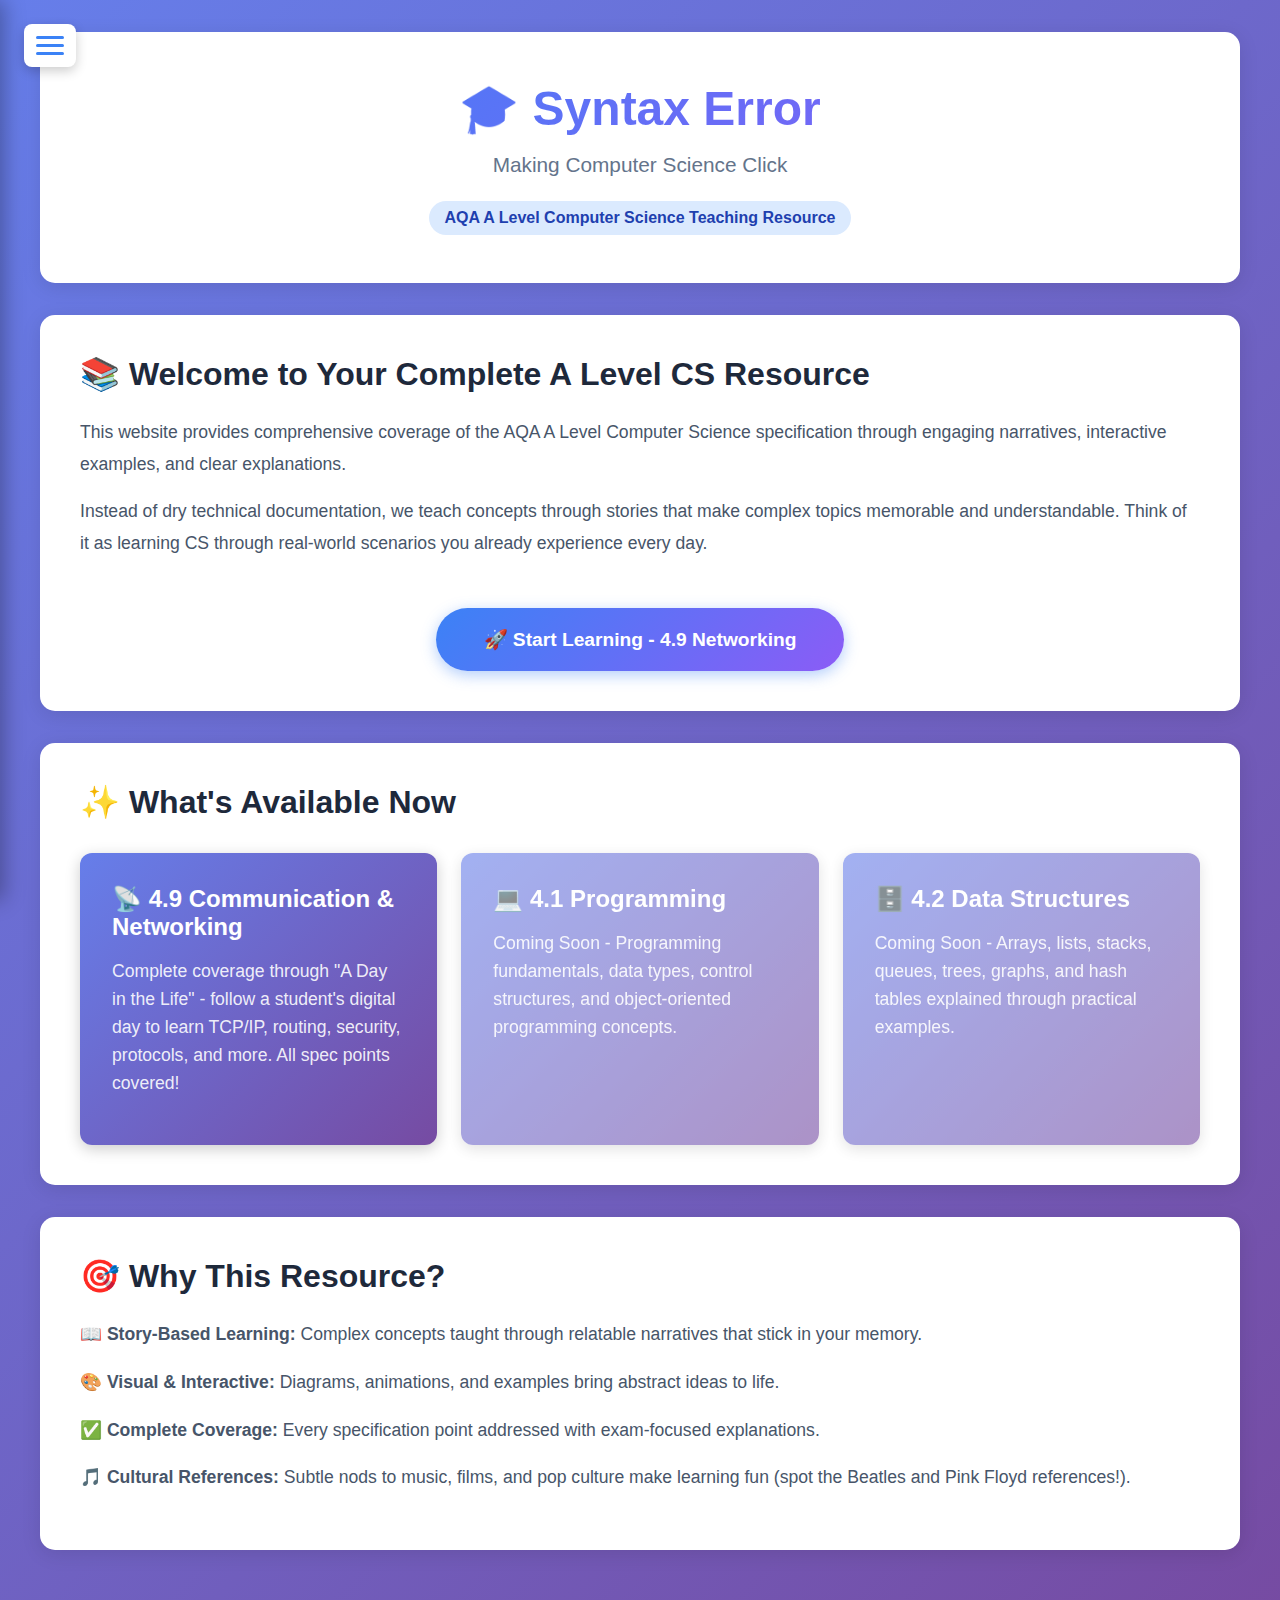
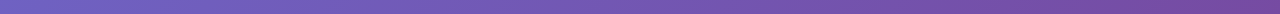
<file: index.html>
<!DOCTYPE html>
<html lang="en">
<head>
    <meta charset="UTF-8">
    <meta name="viewport" content="width=device-width, initial-scale=1.0">
    <title>Syntax Error - AQA A Level Computer Science</title>
    <style>
        * {
            margin: 0;
            padding: 0;
            box-sizing: border-box;
        }

        body {
            font-family: 'Segoe UI', Tahoma, Geneva, Verdana, sans-serif;
            background: linear-gradient(135deg, #667eea 0%, #764ba2 100%);
            min-height: 100vh;
            color: #1e293b;
        }

        /* Hamburger Menu */
        .hamburger {
            position: fixed;
            top: 1.5rem;
            left: 1.5rem;
            z-index: 1000;
            background-color: white;
            border: none;
            border-radius: 8px;
            padding: 0.75rem;
            cursor: pointer;
            box-shadow: 0 4px 12px rgba(0,0,0,0.2);
            transition: all 0.3s;
        }

        .hamburger:hover {
            transform: scale(1.05);
            box-shadow: 0 6px 16px rgba(0,0,0,0.3);
        }

        .hamburger-icon {
            display: flex;
            flex-direction: column;
            gap: 5px;
            width: 28px;
        }

        .hamburger-icon span {
            display: block;
            width: 100%;
            height: 3px;
            background-color: #3b82f6;
            border-radius: 2px;
            transition: all 0.3s;
        }

        .hamburger.active .hamburger-icon span:nth-child(1) {
            transform: rotate(45deg) translate(8px, 8px);
        }

        .hamburger.active .hamburger-icon span:nth-child(2) {
            opacity: 0;
        }

        .hamburger.active .hamburger-icon span:nth-child(3) {
            transform: rotate(-45deg) translate(8px, -8px);
        }

        /* Sidebar Menu */
        .sidebar {
            position: fixed;
            top: 0;
            left: -320px;
            width: 320px;
            height: 100vh;
            background-color: #1e293b;
            color: white;
            transition: left 0.3s;
            z-index: 999;
            overflow-y: auto;
            box-shadow: 4px 0 20px rgba(0,0,0,0.3);
        }

        .sidebar.active {
            left: 0;
        }

        .sidebar-header {
            padding: 2rem 1.5rem;
            background: linear-gradient(135deg, #3b82f6, #8b5cf6);
            border-bottom: 2px solid rgba(255,255,255,0.1);
        }

        .sidebar-header h2 {
            font-size: 1.5rem;
            margin-bottom: 0.5rem;
        }

        .sidebar-header p {
            font-size: 0.9rem;
            opacity: 0.9;
        }

        .sidebar-nav {
            padding: 1.5rem 0;
        }

        .nav-section {
            margin-bottom: 1.5rem;
        }

        .nav-section-title {
            padding: 0.75rem 1.5rem;
            font-size: 0.8rem;
            text-transform: uppercase;
            letter-spacing: 1px;
            color: #94a3b8;
            font-weight: 600;
        }

        .nav-item {
            display: block;
            padding: 1rem 1.5rem;
            color: white;
            text-decoration: none;
            transition: all 0.3s;
            border-left: 4px solid transparent;
        }

        .nav-item:hover:not(.disabled) {
            background-color: rgba(255,255,255,0.1);
            border-left-color: #3b82f6;
        }

        .nav-item.active {
            background-color: rgba(59, 130, 246, 0.2);
            border-left-color: #3b82f6;
        }

        .nav-item .item-number {
            display: inline-block;
            font-weight: 700;
            color: #3b82f6;
            min-width: 3rem;
        }

        .nav-item .item-title {
            display: inline;
        }

        .nav-item.disabled {
            opacity: 0.4;
            cursor: not-allowed;
        }

        /* Overlay */
        .overlay {
            position: fixed;
            top: 0;
            left: 0;
            width: 100%;
            height: 100%;
            background-color: rgba(0,0,0,0.5);
            opacity: 0;
            visibility: hidden;
            transition: all 0.3s;
            z-index: 998;
        }

        .overlay.active {
            opacity: 1;
            visibility: visible;
        }

        /* Main Content */
        .main-content {
            transition: margin-left 0.3s;
            min-height: 100vh;
            padding: 2rem;
        }

        .container {
            max-width: 1200px;
            margin: 0 auto;
        }

        /* Header */
        .page-header {
            background-color: white;
            border-radius: 15px;
            padding: 3rem;
            margin-bottom: 2rem;
            box-shadow: 0 4px 20px rgba(0,0,0,0.1);
            text-align: center;
        }

        .page-header h1 {
            font-size: 3rem;
            background: linear-gradient(135deg, #3b82f6, #8b5cf6);
            -webkit-background-clip: text;
            -webkit-text-fill-color: transparent;
            background-clip: text;
            margin-bottom: 1rem;
        }

        .page-header .subtitle {
            font-size: 1.3rem;
            color: #64748b;
            margin-bottom: 0.5rem;
        }

        .page-header .spec-ref {
            display: inline-block;
            background-color: #dbeafe;
            color: #1e40af;
            padding: 0.5rem 1rem;
            border-radius: 20px;
            font-weight: 600;
            margin-top: 1rem;
        }

        /* Content Card */
        .content-card {
            background-color: white;
            border-radius: 15px;
            padding: 2.5rem;
            margin-bottom: 2rem;
            box-shadow: 0 4px 20px rgba(0,0,0,0.1);
        }

        .content-card h2 {
            color: #1e293b;
            margin-bottom: 1.5rem;
            font-size: 2rem;
        }

        .content-card p {
            line-height: 1.8;
            color: #475569;
            margin-bottom: 1rem;
            font-size: 1.1rem;
        }

        /* CTA Button */
        .cta-button {
            display: inline-block;
            background: linear-gradient(135deg, #3b82f6, #8b5cf6);
            color: white;
            padding: 1.25rem 3rem;
            border-radius: 50px;
            text-decoration: none;
            font-weight: 600;
            font-size: 1.2rem;
            transition: all 0.3s;
            box-shadow: 0 4px 15px rgba(59, 130, 246, 0.4);
            margin-top: 1rem;
        }

        .cta-button:hover {
            transform: translateY(-3px);
            box-shadow: 0 6px 25px rgba(59, 130, 246, 0.6);
        }

        /* Feature Grid */
        .feature-grid {
            display: grid;
            grid-template-columns: repeat(auto-fit, minmax(280px, 1fr));
            gap: 1.5rem;
            margin-top: 2rem;
        }

        .feature-card {
            background: linear-gradient(135deg, #667eea, #764ba2);
            color: white;
            padding: 2rem;
            border-radius: 12px;
            box-shadow: 0 4px 15px rgba(0,0,0,0.2);
            transition: transform 0.3s;
        }

        .feature-card:hover {
            transform: translateY(-5px);
        }

        .feature-card h3 {
            font-size: 1.5rem;
            margin-bottom: 1rem;
        }

        .feature-card p {
            color: rgba(255,255,255,0.9);
            line-height: 1.6;
        }

        /* Mobile Responsive */
        @media (max-width: 768px) {
            .hamburger {
                top: 1rem;
                left: 1rem;
            }

            .main-content {
                padding: 1rem;
            }

            .page-header {
                padding: 2rem 1.5rem;
            }

            .page-header h1 {
                font-size: 2rem;
            }

            .content-card {
                padding: 1.5rem;
            }
        }
    </style>
</head>
<body>
    <!-- Hamburger Menu Button -->
    <button class="hamburger" id="hamburger" aria-label="Toggle menu">
        <div class="hamburger-icon">
            <span></span>
            <span></span>
            <span></span>
        </div>
    </button>

    <!-- Sidebar Navigation -->
    <aside class="sidebar" id="sidebar">
        <div class="sidebar-header">
            <h2>Syntax Error</h2>
            <p>AQA A Level Computer Science</p>
        </div>
        <nav class="sidebar-nav">
            <div class="nav-section">
                <div class="nav-section-title">Specification Coverage</div>
                <a href="story.html" class="nav-item active">
                    <span class="item-number">4.9</span>
                    <span class="item-title">Fundamentals of communication and networking</span>
                </a>
                <a href="#" class="nav-item disabled">
                    <span class="item-number">4.1</span>
                    <span class="item-title">Fundamentals of programming (Coming Soon)</span>
                </a>
                <a href="#" class="nav-item disabled">
                    <span class="item-number">4.2</span>
                    <span class="item-title">Fundamentals of data structures (Coming Soon)</span>
                </a>
                <a href="#" class="nav-item disabled">
                    <span class="item-number">4.3</span>
                    <span class="item-title">Fundamentals of algorithms (Coming Soon)</span>
                </a>
                <a href="#" class="nav-item disabled">
                    <span class="item-number">4.4</span>
                    <span class="item-title">Theory of computation (Coming Soon)</span>
                </a>
                <a href="#" class="nav-item disabled">
                    <span class="item-number">4.5</span>
                    <span class="item-title">Fundamentals of data representation (Coming Soon)</span>
                </a>
                <a href="#" class="nav-item disabled">
                    <span class="item-number">4.6</span>
                    <span class="item-title">Fundamentals of computer systems (Coming Soon)</span>
                </a>
                <a href="#" class="nav-item disabled">
                    <span class="item-number">4.7</span>
                    <span class="item-title">Fundamentals of computer organisation (Coming Soon)</span>
                </a>
                <a href="#" class="nav-item disabled">
                    <span class="item-number">4.8</span>
                    <span class="item-title">Consequences of uses of computing (Coming Soon)</span>
                </a>
                <a href="#" class="nav-item disabled">
                    <span class="item-number">4.10</span>
                    <span class="item-title">Fundamentals of databases (Coming Soon)</span>
                </a>
                <a href="#" class="nav-item disabled">
                    <span class="item-number">4.11</span>
                    <span class="item-title">Big Data (Coming Soon)</span>
                </a>
                <a href="#" class="nav-item disabled">
                    <span class="item-number">4.12</span>
                    <span class="item-title">Fundamentals of functional programming (Coming Soon)</span>
                </a>
            </div>
        </nav>
    </aside>

    <!-- Overlay -->
    <div class="overlay" id="overlay"></div>

    <!-- Main Content -->
    <main class="main-content">
        <div class="container">
            <header class="page-header">
                <h1>🎓 Syntax Error</h1>
                <p class="subtitle">Making Computer Science Click</p>
                <p class="spec-ref">AQA A Level Computer Science Teaching Resource</p>
            </header>

            <div class="content-card">
                <h2>📚 Welcome to Your Complete A Level CS Resource</h2>
                <p>
                    This website provides comprehensive coverage of the AQA A Level Computer Science specification 
                    through engaging narratives, interactive examples, and clear explanations.
                </p>
                <p>
                    Instead of dry technical documentation, we teach concepts through stories that make 
                    complex topics memorable and understandable. Think of it as learning CS through 
                    real-world scenarios you already experience every day.
                </p>
                <div style="text-align: center; margin-top: 2rem;">
                    <a href="story.html" class="cta-button">
                        🚀 Start Learning - 4.9 Networking
                    </a>
                </div>
            </div>

            <div class="content-card">
                <h2>✨ What's Available Now</h2>
                <div class="feature-grid">
                    <div class="feature-card">
                        <h3>📡 4.9 Communication & Networking</h3>
                        <p>
                            Complete coverage through "A Day in the Life" - follow a student's digital day 
                            to learn TCP/IP, routing, security, protocols, and more. All spec points covered!
                        </p>
                    </div>
                    <div class="feature-card" style="opacity: 0.6;">
                        <h3>💻 4.1 Programming</h3>
                        <p>
                            Coming Soon - Programming fundamentals, data types, control structures, 
                            and object-oriented programming concepts.
                        </p>
                    </div>
                    <div class="feature-card" style="opacity: 0.6;">
                        <h3>🗄️ 4.2 Data Structures</h3>
                        <p>
                            Coming Soon - Arrays, lists, stacks, queues, trees, graphs, and hash tables 
                            explained through practical examples.
                        </p>
                    </div>
                </div>
            </div>

            <div class="content-card">
                <h2>🎯 Why This Resource?</h2>
                <p>
                    <strong>📖 Story-Based Learning:</strong> Complex concepts taught through relatable narratives 
                    that stick in your memory.
                </p>
                <p>
                    <strong>🎨 Visual & Interactive:</strong> Diagrams, animations, and examples bring 
                    abstract ideas to life.
                </p>
                <p>
                    <strong>✅ Complete Coverage:</strong> Every specification point addressed with 
                    exam-focused explanations.
                </p>
                <p>
                    <strong>🎵 Cultural References:</strong> Subtle nods to music, films, and pop culture 
                    make learning fun (spot the Beatles and Pink Floyd references!).
                </p>
            </div>
        </div>
    </main>

    <script>
        // Hamburger menu functionality
        const hamburger = document.getElementById('hamburger');
        const sidebar = document.getElementById('sidebar');
        const overlay = document.getElementById('overlay');

        function toggleMenu() {
            hamburger.classList.toggle('active');
            sidebar.classList.toggle('active');
            overlay.classList.toggle('active');
        }

        hamburger.addEventListener('click', toggleMenu);
        overlay.addEventListener('click', toggleMenu);

        // Close menu on escape key
        document.addEventListener('keydown', (e) => {
            if (e.key === 'Escape' && sidebar.classList.contains('active')) {
                toggleMenu();
            }
        });
    </script>
</body>
</html>
</file>
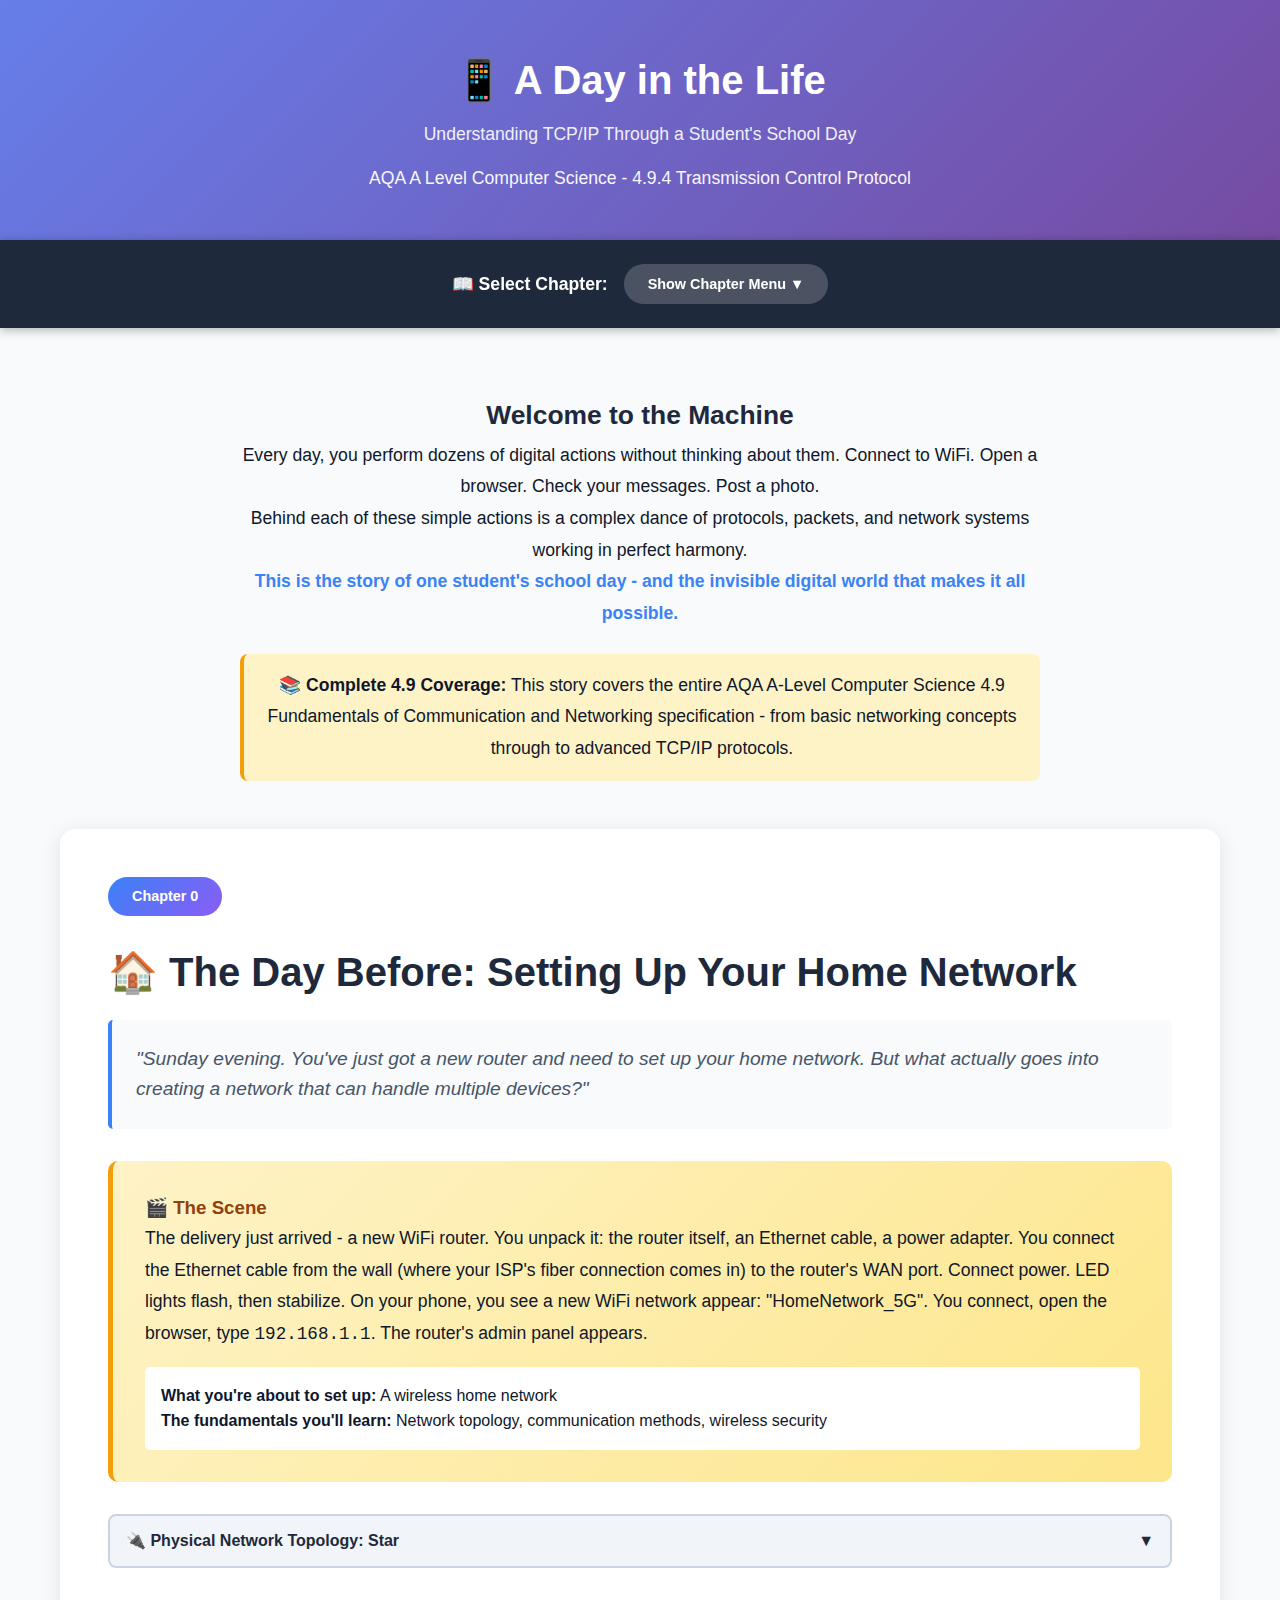
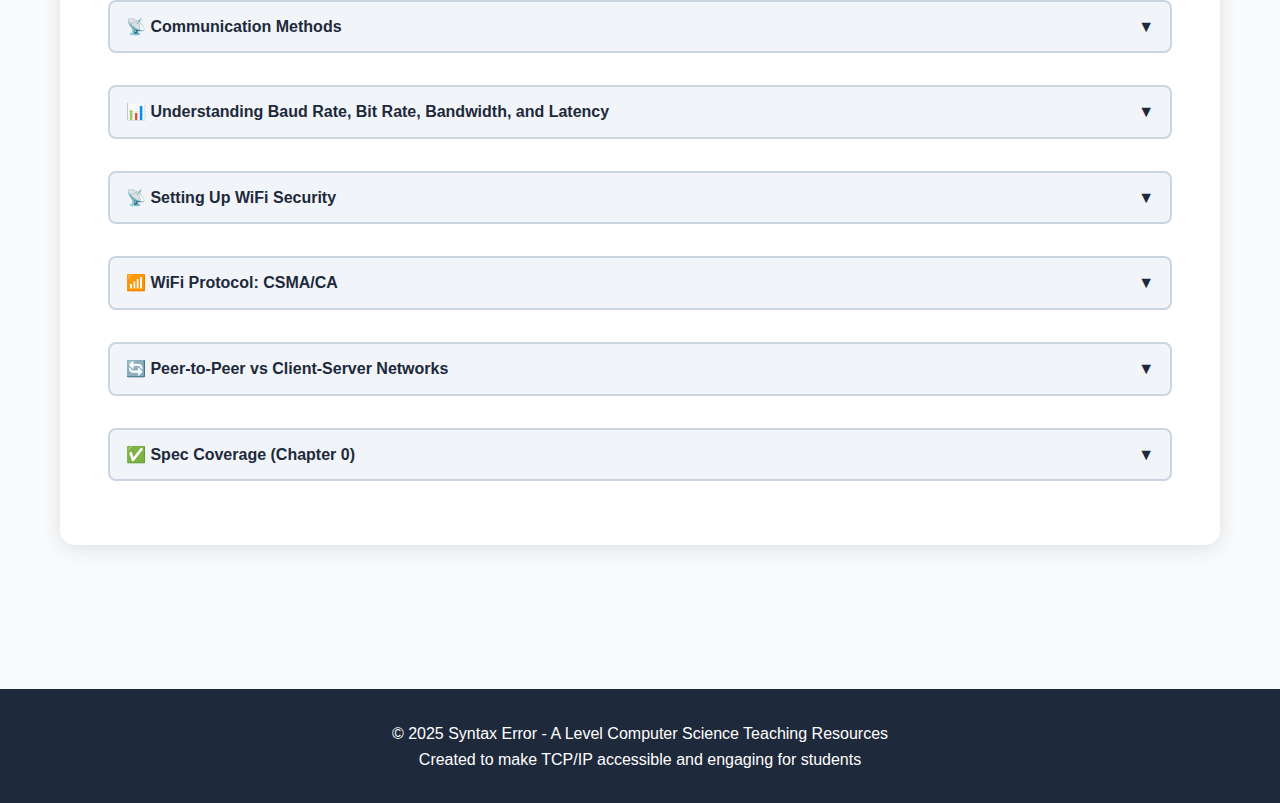
<file: story.html>
<!DOCTYPE html>
<html lang="en">
<head>
    <meta charset="UTF-8">
    <meta name="viewport" content="width=device-width, initial-scale=1.0">
    <title>A Day in the Life - TCP/IP Story | Syntax Error</title>
    <link rel="stylesheet" href="styles.css">
    <style>
        /* Smooth scrolling */
        html {
            scroll-behavior: smooth;
            scroll-padding-top: 120px; /* Offset for sticky header */
        }

        /* Additional styles for story mode */
        .story-header {
            background: linear-gradient(135deg, #667eea 0%, #764ba2 100%);
            color: white;
            padding: 3rem 0;
            text-align: center;
        }
        
        .story-intro {
            max-width: 800px;
            margin: 2rem auto;
            text-align: center;
            font-size: 1.1rem;
            line-height: 1.8;
        }
        
        .chapter-nav {
            background-color: #1e293b;
            color: white;
            padding: 1.5rem 0;
            position: sticky;
            top: 0;
            z-index: 100;
            box-shadow: 0 2px 10px rgba(0,0,0,0.3);
        }
        
        .chapter-menu {
            display: flex;
            justify-content: center;
            gap: 0.75rem;
            row-gap: 1.5rem;
            flex-wrap: wrap;
            list-style: none;
            padding: 0;
            margin: 0;
        }
        
        .chapter-menu a {
            color: white;
            text-decoration: none;
            padding: 0.75rem 1.5rem;
            border-radius: 25px;
            background-color: rgba(255,255,255,0.1);
            transition: all 0.3s;
            font-weight: 600;
            font-size: 0.9rem;
        }
        
        .chapter-menu a:hover {
            background-color: rgba(255,255,255,0.2);
            transform: translateY(-2px);
        }
        
        .chapter-menu a.active {
            background-color: #3b82f6;
        }

        /* Accordion Styles */
        .accordion-item {
            margin-bottom: 0.5rem;
        }

        .accordion-header {
            background: linear-gradient(135deg, rgba(59, 130, 246, 0.9), rgba(139, 92, 246, 0.9));
            color: white;
            padding: 1rem 1.5rem;
            border-radius: 8px;
            cursor: pointer;
            font-weight: 600;
            font-size: 1rem;
            transition: all 0.3s;
            user-select: none;
        }

        .accordion-header:hover {
            background: linear-gradient(135deg, rgba(59, 130, 246, 1), rgba(139, 92, 246, 1));
            transform: translateX(5px);
        }

        .accordion-header.active {
            background: linear-gradient(135deg, #10b981, #059669);
            border-radius: 8px 8px 0 0;
        }
        
        .chapter {
            background-color: white;
            border-radius: 15px;
            padding: 3rem;
            margin: 3rem 0;
            box-shadow: 0 4px 20px rgba(0,0,0,0.1);
            display: none; /* Hidden by default */
        }

        .chapter.active {
            display: block; /* Show active chapter */
            animation: fadeIn 0.3s ease-in;
        }

        @keyframes fadeIn {
            from { opacity: 0; transform: translateY(-10px); }
            to { opacity: 1; transform: translateY(0); }
        }

        /* Subsection Accordion */
        .subsection-toggle {
            background-color: #f1f5f9;
            border: 2px solid #cbd5e1;
            border-radius: 8px;
            padding: 0.75rem 1rem;
            margin: 1rem 0;
            cursor: pointer;
            font-weight: 600;
            color: #1e293b;
            transition: all 0.3s;
            user-select: none;
            display: flex;
            justify-content: space-between;
            align-items: center;
        }

        .subsection-toggle:hover {
            background-color: #e2e8f0;
            border-color: #94a3b8;
        }

        .subsection-toggle.active {
            background-color: #dbeafe;
            border-color: #3b82f6;
            color: #1e40af;
        }

        .subsection-toggle::after {
            content: '▼';
            transition: transform 0.3s;
        }

        .subsection-toggle.active::after {
            transform: rotate(180deg);
        }

        .subsection-content {
            max-height: 0;
            overflow: hidden;
            transition: max-height 0.4s ease-out;
        }

        .subsection-content.active {
            max-height: 50000px;
            transition: max-height 0.6s ease-in;
        }
        
        .chapter-number {
            display: inline-block;
            background: linear-gradient(135deg, #3b82f6, #8b5cf6);
            color: white;
            padding: 0.5rem 1.5rem;
            border-radius: 25px;
            font-weight: bold;
            font-size: 0.9rem;
            margin-bottom: 1rem;
        }
        
        .chapter h2 {
            color: #1e293b;
            font-size: 2.5rem;
            margin: 1rem 0;
            line-height: 1.2;
        }
        
        .chapter-intro {
            font-size: 1.2rem;
            color: #475569;
            font-style: italic;
            margin: 1.5rem 0;
            padding: 1.5rem;
            background-color: #f8fafc;
            border-left: 4px solid #3b82f6;
            border-radius: 5px;
        }
        
        .story-scenario {
            background: linear-gradient(135deg, #fef3c7, #fde68a);
            padding: 2rem;
            border-radius: 10px;
            margin: 2rem 0;
            border-left: 5px solid #f59e0b;
        }
        
        .story-scenario h3 {
            margin-top: 0;
            color: #92400e;
        }
        
        .behind-scenes {
            background-color: #f0f9ff;
            padding: 2rem;
            border-radius: 10px;
            margin: 2rem 0;
            border-left: 5px solid #0ea5e9;
        }
        
        .behind-scenes h3 {
            margin-top: 0;
            color: #0c4a6e;
        }
        
        .spec-coverage {
            background-color: #f0fdf4;
            padding: 1.5rem;
            border-radius: 8px;
            margin: 2rem 0;
            border-left: 5px solid #10b981;
        }
        
        .spec-coverage h4 {
            margin-top: 0;
            color: #065f46;
        }
        
        .spec-coverage ul {
            columns: 2;
            column-gap: 2rem;
        }
        
        .chapter-nav-buttons {
            display: flex;
            justify-content: space-between;
            margin-top: 3rem;
            padding-top: 2rem;
            border-top: 2px solid #e5e7eb;
        }
        
        .nav-button {
            padding: 1rem 2rem;
            border-radius: 8px;
            text-decoration: none;
            font-weight: 600;
            transition: all 0.3s;
            display: flex;
            align-items: center;
            gap: 0.5rem;
        }
        
        .nav-button.prev {
            background-color: #e5e7eb;
            color: #1e293b;
        }
        
        .nav-button.next {
            background-color: #3b82f6;
            color: white;
            margin-left: auto;
        }
        
        .nav-button:hover {
            transform: translateY(-2px);
            box-shadow: 0 4px 12px rgba(0,0,0,0.15);
        }
        
        .timeline {
            position: relative;
            max-width: 1000px;
            margin: 3rem auto;
        }
        
        .timeline::before {
            content: '';
            position: absolute;
            left: 50%;
            transform: translateX(-50%);
            width: 4px;
            height: 100%;
            background: linear-gradient(180deg, #3b82f6, #8b5cf6);
        }
        
        .timeline-item {
            margin: 2rem 0;
            position: relative;
        }
        
        .timeline-dot {
            position: absolute;
            left: 50%;
            transform: translateX(-50%);
            width: 20px;
            height: 20px;
            background-color: #3b82f6;
            border: 4px solid white;
            border-radius: 50%;
            box-shadow: 0 0 0 4px #3b82f6;
            z-index: 1;
        }
        
        @media (max-width: 768px) {
            .chapter-menu {
                flex-direction: column;
            }
            
            .spec-coverage ul {
                columns: 1;
            }
            
            .timeline::before {
                left: 20px;
            }
            
            .timeline-dot {
                left: 20px;
            }
        }

        .email-flow-diagram {
            display: flex;
            align-items: center;
            justify-content: space-between;
            flex-wrap: wrap;
            gap: 0.5rem;
            margin: 2rem 0;
            padding: 2rem;
            background-color: white;
            border-radius: 8px;
        }

        .email-step {
            background-color: #dbeafe;
            padding: 1rem;
            border-radius: 8px;
            text-align: center;
            min-width: 100px;
            border: 2px solid #3b82f6;
        }

        .email-arrow {
            font-size: 1.5rem;
            color: #3b82f6;
            font-weight: bold;
        }
    </style>
</head>
<body>
    <header class="story-header">
        <div class="container">
            <h1>📱 A Day in the Life</h1>
            <p class="tagline">Understanding TCP/IP Through a Student's School Day</p>
            <p style="margin-top: 1rem; font-size: 1.1rem; opacity: 0.95;">
                AQA A Level Computer Science - 4.9.4 Transmission Control Protocol
            </p>
        </div>
    </header>

    <script>
        // Intercept nav-button clicks for chapter navigation
        document.addEventListener('click', function(e) {
            const navButton = e.target.closest('.nav-button');
            if (navButton) {
                e.preventDefault();
                e.stopPropagation();
                e.stopImmediatePropagation();
                
                const href = navButton.getAttribute('href') || navButton.getAttribute('data-target');
                
                if (href) {
                    const targetChapter = href.replace('#', '');
                    const chapterNum = targetChapter.replace('chapter', '');
                    
                    // Wait a tiny bit for DOM to be ready, then navigate
                    setTimeout(function() {
                        const chapters = document.querySelectorAll('.chapter');
                        const accordionHeaders = document.querySelectorAll('.accordion-header');
                        
                        // Hide all chapters
                        chapters.forEach(ch => ch.classList.remove('active'));
                        accordionHeaders.forEach(h => h.classList.remove('active'));
                        
                        // Show target chapter
                        const targetChapterElement = document.getElementById(targetChapter);
                        const targetItem = document.querySelector(`.accordion-item[data-chapter="${chapterNum}"]`);
                        const targetHeader = targetItem ? targetItem.querySelector('.accordion-header') : null;
                        
                        if (targetChapterElement && targetHeader) {
                            targetChapterElement.classList.add('active');
                            targetHeader.classList.add('active');
                            window.scrollTo({ top: 0, behavior: 'smooth' });
                        }
                    }, 0);
                }
                return false;
            }
        }, true);
    </script>

    <nav class="chapter-nav">
        <div class="container">
            <div style="display: flex; align-items: center; justify-content: center; gap: 1rem;">
                <span style="font-weight: 600; font-size: 1.1rem;">📖 Select Chapter:</span>
                <button id="chapter-accordion-toggle" style="background-color: rgba(255,255,255,0.2); border: none; color: white; padding: 0.75rem 1.5rem; border-radius: 25px; cursor: pointer; font-weight: 600; font-size: 0.9rem; transition: all 0.3s;">
                    Show Chapter Menu ▼
                </button>
            </div>
            <div id="chapter-accordion" style="display: none; margin-top: 1rem; max-width: 600px; margin-left: auto; margin-right: auto;">
                <div class="accordion-item" data-chapter="0">
                    <div class="accordion-header">Ch 0: Setup Network 🏠</div>
                </div>
                <div class="accordion-item" data-chapter="1">
                    <div class="accordion-header">Ch 1: Morning Connection ☀️</div>
                </div>
                <div class="accordion-item" data-chapter="2">
                    <div class="accordion-header">Ch 2: First Website 🌐</div>
                </div>
                <div class="accordion-item" data-chapter="3">
                    <div class="accordion-header">Ch 3: Email Check 📧</div>
                </div>
                <div class="accordion-item" data-chapter="4">
                    <div class="accordion-header">Ch 4: Social Media 📱</div>
                </div>
                <div class="accordion-item" data-chapter="5">
                    <div class="accordion-header">Ch 5: Online Gaming 🎮</div>
                </div>
                <div class="accordion-item" data-chapter="6">
                    <div class="accordion-header">Ch 6: Secure Login 🔐</div>
                </div>
                <div class="accordion-item" data-chapter="7">
                    <div class="accordion-header">Ch 7: File Download 📥</div>
                </div>
                <div class="accordion-item" data-chapter="8">
                    <div class="accordion-header">Ch 8: Home Access 🏡</div>
                </div>
            </div>
        </div>
    </nav>

    <main>
        <div class="container">
            <div class="story-intro">
                <h2 style="color: #1e293b;">Welcome to the Machine</h2>
                <p>
                    Every day, you perform dozens of digital actions without thinking about them. 
                    Connect to WiFi. Open a browser. Check your messages. Post a photo.
                </p>
                <p>
                    Behind each of these simple actions is a complex dance of protocols, packets, 
                    and network systems working in perfect harmony.
                </p>
                <p style="font-weight: 600; color: #3b82f6;">
                    This is the story of one student's school day - and the invisible digital 
                    world that makes it all possible.
                </p>
                <p style="margin-top: 1.5rem; padding: 1rem; background-color: #fef3c7; border-radius: 8px; border-left: 4px solid #f59e0b;">
                    <strong>📚 Complete 4.9 Coverage:</strong> This story covers the entire AQA A-Level Computer Science 
                    4.9 Fundamentals of Communication and Networking specification - from basic networking concepts 
                    through to advanced TCP/IP protocols.
                </p>
            </div>

            <!-- CHAPTER 0: SETTING UP YOUR HOME NETWORK -->
            <section class="chapter" id="chapter0">
                <span class="chapter-number">Chapter 0</span>
                <h2>🏠 The Day Before: Setting Up Your Home Network</h2>
                <p class="chapter-intro">
                    "Sunday evening. You've just got a new router and need to set up your home network. 
                    But what actually goes into creating a network that can handle multiple devices?"
                </p>

                <div class="story-scenario">
                    <h3>🎬 The Scene</h3>
                    <p style="font-size: 1.1rem; line-height: 1.8;">
                        The delivery just arrived - a new WiFi router. You unpack it: the router itself, an Ethernet 
                        cable, a power adapter. You connect the Ethernet cable from the wall (where your ISP's fiber 
                        connection comes in) to the router's WAN port. Connect power. LED lights flash, then stabilize. 
                        On your phone, you see a new WiFi network appear: "HomeNetwork_5G". You connect, open the 
                        browser, type <code>192.168.1.1</code>. The router's admin panel appears.
                    </p>
                    <p style="margin-top: 1rem; padding: 1rem; background-color: white; border-radius: 5px;">
                        <strong>What you're about to set up:</strong> A wireless home network<br>
                        <strong>The fundamentals you'll learn:</strong> Network topology, communication methods, wireless security
                    </p>
                </div>

                <div class="behind-scenes">
                    <h3>🔌 Physical Network Topology: Star</h3>
                    
                    <p style="font-size: 1.05rem; margin: 1rem 0;">
                        Your home network uses a <strong>star topology</strong> - all devices connect to a central point 
                        (your router).
                    </p>

                    <div style="background-color: #dbeafe; padding: 1.5rem; border-radius: 8px; margin: 2rem 0;">
                        <h4 style="margin-top: 0; color: #1e40af;">⭐ Star Topology</h4>
                        
                        <div style="background-color: white; padding: 2rem; border-radius: 8px; text-align: center; margin: 1rem 0;">
                            <pre style="font-size: 1.1rem; line-height: 2; text-align: left; display: inline-block;"><code>      [Phone]           [Laptop]
          |                 |
          |                 |
          └────┬────────────┘
               |
          ┌────┴────┐
          │ ROUTER  │ ← Central hub
          │ (Switch)│
          └────┬────┘
               |
          ┌────┴────────────┐
          |                 |
      [Desktop]         [Smart TV]</code></pre>
                        </div>

                        <h5 style="color: #2563eb; margin-top: 1.5rem;">Advantages of Star Topology:</h5>
                        <ul style="margin: 0.5rem 0; line-height: 1.8;">
                            <li><strong>Easy to add devices:</strong> Just plug in (or connect wirelessly)</li>
                            <li><strong>Easy to troubleshoot:</strong> If one device fails, others unaffected</li>
                            <li><strong>Better performance:</strong> Central switch manages traffic efficiently</li>
                            <li><strong>No collisions:</strong> Switch provides dedicated bandwidth to each device</li>
                        </ul>

                        <h5 style="color: #ef4444; margin-top: 1.5rem;">Disadvantage:</h5>
                        <ul style="margin: 0.5rem 0; line-height: 1.8;">
                            <li><strong>Single point of failure:</strong> If router dies, entire network goes down</li>
                            <li><strong>More cabling:</strong> Each device needs cable to central point (for wired)</li>
                        </ul>
                    </div>

                    <div style="background-color: #fef3c7; padding: 1.5rem; border-radius: 8px; margin: 2rem 0;">
                        <h4 style="margin-top: 0; color: #92400e;">🚌 Logical Bus Topology</h4>
                        
                        <p style="margin: 0.5rem 0;">
                            Interestingly, your star-wired network can <strong>behave logically as a bus</strong>. 
                            The switch in your router can use bus protocol for communication.
                        </p>

                        <div style="background-color: white; padding: 1rem; border-radius: 5px; margin-top: 1rem;">
                            <strong>Physical:</strong> Star (wired to central point)<br>
                            <strong>Logical:</strong> Bus (data broadcast, devices check if for them)<br>
                            <strong>How:</strong> Switch uses bus protocol internally while maintaining physical star benefits
                        </div>

                        <div style="background-color: #fff7ed; padding: 1.5rem; border-radius: 8px; margin: 1.5rem 0; border-left: 4px solid #f97316;">
                            <h5 style="margin-top: 0; color: #c2410c;">💡 But Why Would You Want This?</h5>
                            
                            <p style="margin: 0.5rem 0;"><strong>The "Best of Both Worlds" Approach:</strong></p>
                            
                            <ol style="line-height: 1.8; margin: 0.5rem 0;">
                                <li><strong>Hardware simplicity:</strong> Bus protocols are simpler and cheaper to implement in switch hardware. You get reliable star wiring without expensive switching logic.</li>
                                
                                <li><strong>Backward compatibility:</strong> Older Ethernet standards (10BASE-T) were designed around bus topology collision detection (CSMA/CD). Modern switches can still support legacy devices.</li>
                                
                                <li><strong>Broadcasting made easy:</strong> Some network operations <em>need</em> to broadcast to all devices:
                                    <ul style="margin-top: 0.5rem;">
                                        <li>ARP requests ("Who has IP 192.168.1.5?")</li>
                                        <li>DHCP discovery ("Any DHCP servers out there?")</li>
                                        <li>Network discovery protocols</li>
                                    </ul>
                                    Bus topology makes this natural - just send once, everyone hears it.
                                </li>
                                
                                <li><strong>Simpler switch design:</strong> A basic "learning switch" just forwards frames like a bus (broadcast), learning MAC addresses over time. Much simpler than a full routing table.</li>
                            </ol>

                            <div style="background-color: white; padding: 1rem; border-radius: 5px; margin-top: 1rem; border-left: 3px solid #10b981;">
                                <strong>🏠 In Your Home Router:</strong> Your switch likely uses a hybrid approach - it <em>can</em> broadcast (bus-like) when needed for ARP/DHCP, but usually forwards directly to the right port (true switching) for better performance. You get bus simplicity when you need it, star efficiency when you don't!
                            </div>
                        </div>
                    </div>
                </div>

                <div class="concept-box">
                    <h3>📡 Communication Methods</h3>
                    
                    <div style="background-color: #dbeafe; padding: 1.5rem; border-radius: 8px; margin: 1.5rem 0;">
                        <h4 style="margin-top: 0; color: #1e40af;">Serial vs Parallel Transmission</h4>
                        
                        <div style="display: grid; grid-template-columns: 1fr 1fr; gap: 2rem; margin: 1.5rem 0;">
                            <div style="background-color: white; padding: 1rem; border-radius: 8px;">
                                <h5 style="color: #10b981; margin-top: 0;">✅ Serial Transmission (Your Network Uses This)</h5>
                                <p style="margin: 0.5rem 0;"><strong>How:</strong> Bits sent one after another on single wire</p>
                                <div style="background-color: #dcfce7; padding: 0.5rem; border-radius: 5px; margin: 0.5rem 0;">
                                    <code>Wire: →1→0→1→1→0→1→0→0→</code>
                                </div>
                                <p style="margin: 0.5rem 0;"><strong>Advantages:</strong></p>
                                <ul style="margin: 0.5rem 0; font-size: 0.9rem;">
                                    <li>Cheaper (fewer wires)</li>
                                    <li>Reliable over long distances</li>
                                    <li>No synchronization issues</li>
                                    <li>Less interference/crosstalk</li>
                                </ul>
                                <p style="margin: 0.5rem 0;"><strong>Examples:</strong> USB, Ethernet, WiFi, SATA</p>
                            </div>

                            <div style="background-color: white; padding: 1rem; border-radius: 8px;">
                                <h5 style="color: #ef4444; margin-top: 0;">❌ Parallel Transmission (Outdated)</h5>
                                <p style="margin: 0.5rem 0;"><strong>How:</strong> Multiple bits sent simultaneously on multiple wires</p>
                                <div style="background-color: #fee2e2; padding: 0.5rem; border-radius: 5px; margin: 0.5rem 0;">
                                    <code>Wire 1: →1→0→1→<br>Wire 2: →0→1→0→<br>Wire 3: →1→1→1→</code>
                                </div>
                                <p style="margin: 0.5rem 0;"><strong>Disadvantages:</strong></p>
                                <ul style="margin: 0.5rem 0; font-size: 0.9rem;">
                                    <li>Expensive (many wires)</li>
                                    <li>Skew (bits arrive at different times)</li>
                                    <li>Crosstalk between wires</li>
                                    <li>Limited distance</li>
                                </ul>
                                <p style="margin: 0.5rem 0;"><strong>Old examples:</strong> Printer cables, IDE hard drives</p>
                            </div>
                        </div>

                        <div style="background-color: white; padding: 1rem; border-radius: 5px; margin-top: 1rem;">
                            <strong>💡 Why serial won:</strong> Modern serial is so fast (10 Gbps+ on Ethernet) that 
                            it's cheaper and more reliable than parallel. Your router's ports are all serial!
                        </div>
                    </div>

                    <div style="background-color: #dcfce7; padding: 1.5rem; border-radius: 8px; margin: 1.5rem 0;">
                        <h4 style="margin-top: 0; color: #065f46;">Synchronous vs Asynchronous Transmission</h4>
                        
                        <h5 style="color: #2563eb; margin-top: 1.5rem;">Synchronous Transmission:</h5>
                        <p style="margin: 0.5rem 0;">Sender and receiver share a clock signal - perfectly synchronized timing.</p>
                        <div class="code-example">
                            <pre><code>Clock:  ↓   ↓   ↓   ↓   ↓   ↓   ↓   ↓
Data:   1   0   1   1   0   1   0   0

Continuous stream, no gaps, maximum efficiency</code></pre>
                        </div>
                        <ul style="margin: 0.5rem 0; line-height: 1.8;">
                            <li><strong>Pros:</strong> Faster, more efficient, no overhead</li>
                            <li><strong>Cons:</strong> Requires clock synchronization</li>
                            <li><strong>Use:</strong> High-speed networks, between chips on motherboard</li>
                        </ul>

                        <h5 style="color: #2563eb; margin-top: 1.5rem;">Asynchronous Transmission:</h5>
                        <p style="margin: 0.5rem 0;">No shared clock. Uses <strong>start and stop bits</strong> to frame each byte.</p>
                        <div class="code-example">
                            <pre><code>One byte transmission:
┌─────┬───────────────────────┬──────┐
│START│  D0 D1 D2 D3 D4 D5 D6 D7  │ STOP │
│  0  │  1  0  1  1  0  1  0  0   │  1   │
└─────┴───────────────────────┴──────┘

Idle (1) → Start bit (0) → 8 data bits → Stop bit (1) → Idle</code></pre>
                        </div>
                        <ul style="margin: 0.5rem 0; line-height: 1.8;">
                            <li><strong>Start bit (0):</strong> Signals "data coming!"</li>
                            <li><strong>Data bits:</strong> The actual byte (8 bits typically)</li>
                            <li><strong>Stop bit (1):</strong> Signals "byte complete"</li>
                            <li><strong>Pros:</strong> Simple, no clock sync needed</li>
                            <li><strong>Cons:</strong> Overhead (2 extra bits per 8 data bits = 20% waste)</li>
                            <li><strong>Use:</strong> Serial ports, older modems, keyboards</li>
                        </ul>
                    </div>
                </div>

                <div class="example-box">
                    <h3>📊 Understanding Baud Rate, Bit Rate, Bandwidth, and Latency</h3>
                    
                    <div style="background-color: white; padding: 1.5rem; border-radius: 8px; margin: 1.5rem 0;">
                        <h4 style="color: #2563eb; margin-top: 0;">Key Definitions:</h4>
                        
                        <div style="background-color: #dbeafe; padding: 1rem; border-radius: 8px; margin: 1rem 0;">
                            <h5 style="color: #1e40af; margin-top: 0;">Baud Rate</h5>
                            <p style="margin: 0.5rem 0;">
                                <strong>Definition:</strong> Number of signal changes per second<br>
                                <strong>Unit:</strong> baud (symbols per second)
                            </p>
                            <div class="code-example">
                                <pre><code>Signal: ___┌─┐_┌───┐___┌─┐_┌─┐___
         1  2 3 4  5  6  7 8 9 10

10 signal changes in 1 second = 10 baud</code></pre>
                            </div>
                        </div>

                        <div style="background-color: #dcfce7; padding: 1rem; border-radius: 8px; margin: 1rem 0;">
                            <h5 style="color: #065f46; margin-top: 0;">Bit Rate</h5>
                            <p style="margin: 0.5rem 0;">
                                <strong>Definition:</strong> Number of bits transmitted per second<br>
                                <strong>Unit:</strong> bits per second (bps)
                            </p>
                            <div class="code-example">
                                <pre><code>If each signal change carries 2 bits:

Baud rate: 10 baud
Bit rate: 20 bps (10 × 2)

Bit rate CAN be higher than baud rate!</code></pre>
                            </div>
                        </div>

                        <div style="background-color: #fef3c7; padding: 1rem; border-radius: 8px; margin: 1rem 0;">
                            <h5 style="color: #92400e; margin-top: 0;">Bandwidth</h5>
                            <p style="margin: 0.5rem 0;">
                                <strong>Definition:</strong> Amount of data that can be transmitted per unit time<br>
                                <strong>Unit:</strong> bits per second (bps), Mbps, Gbps<br>
                                <strong>Relationship:</strong> Bit rate is directly proportionate to bandwidth
                            </p>
                            <p style="margin: 0.5rem 0; padding: 0.5rem; background-color: white; border-radius: 5px;">
                                <strong>Example:</strong> Your router advertises "WiFi 6 up to 1200 Mbps" - that's the bandwidth
                            </p>
                        </div>

                        <div style="background-color: #fee2e2; padding: 1rem; border-radius: 8px; margin: 1rem 0;">
                            <h5 style="color: #991b1b; margin-top: 0;">Latency</h5>
                            <p style="margin: 0.5rem 0;">
                                <strong>Definition:</strong> Time delay for data to travel from source to destination<br>
                                <strong>Unit:</strong> milliseconds (ms)<br>
                                <strong>Not the same as bandwidth!</strong>
                            </p>
                            <div style="background-color: white; padding: 0.5rem; border-radius: 5px; margin: 0.5rem 0;">
                                <strong>Analogy:</strong><br>
                                • <strong>Bandwidth</strong> = width of a pipe (how much water flows)<br>
                                • <strong>Latency</strong> = length of the pipe (how long to arrive)
                            </div>
                            <p style="margin: 0.5rem 0;">
                                <strong>Example:</strong> Satellite internet has high bandwidth (fast download) but high 
                                latency (500ms delay because signal goes to space and back). Bad for gaming!
                            </p>
                        </div>
                    </div>
                </div>

                <div class="info-box">
                    <h3>📡 Setting Up WiFi Security</h3>
                    
                    <p style="font-size: 1.05rem; margin: 1rem 0;">
                        You're now in the router admin panel. Time to configure wireless security properly.
                    </p>

                    <div style="background-color: #dbeafe; padding: 1.5rem; border-radius: 8px; margin: 1.5rem 0;">
                        <h4 style="margin-top: 0; color: #1e40af;">🔐 WiFi Security Configuration</h4>
                        
                        <h5 style="color: #2563eb; margin-top: 1.5rem;">1. SSID (Service Set Identifier)</h5>
                        <p style="margin: 0.5rem 0;">
                            <strong>What:</strong> Your WiFi network name<br>
                            <strong>Purpose:</strong> Identifies your wireless network<br>
                            <strong>Security tip:</strong> Can disable SSID broadcast (hidden network)
                        </p>
                        <div class="code-example">
                            <pre><code>Router settings:
  SSID: HomeNetwork_5G
  SSID Broadcast: [✓] Enabled  [ ] Disabled

If disabled: Network doesn't appear in WiFi list
But: Only "security through obscurity" - attackers can still find it</code></pre>
                        </div>

                        <h5 style="color: #2563eb; margin-top: 1.5rem;">2. WPA2/WPA3 Encryption</h5>
                        <p style="margin: 0.5rem 0;">
                            <strong>WPA:</strong> WiFi Protected Access - encrypts all transmitted data<br>
                            <strong>WPA2:</strong> Current standard (AES encryption)<br>
                            <strong>WPA3:</strong> Latest (stronger encryption, better password protection)
                        </p>
                        <div class="code-example">
                            <pre><code>Router settings:
  Security: [✓] WPA2-PSK (recommended)
           [ ] WPA3 (if supported)
           [ ] WEP (NEVER use - easily cracked!)
           [ ] Open (no encryption - dangerous!)
  
  Password: MyStr0ngP@ssw0rd123
  
WPA2 encrypts every packet wirelessly transmitted</code></pre>
                        </div>

                        <h5 style="color: #2563eb; margin-top: 1.5rem;">3. MAC Address Filtering</h5>
                        <p style="margin: 0.5rem 0;">
                            <strong>MAC Address:</strong> Unique hardware identifier for each network device<br>
                            <strong>Format:</strong> 6 pairs of hex digits, e.g., A4:5E:60:E8:4F:2C<br>
                            <strong>Filtering:</strong> Allow list of specific devices
                        </p>
                        <div class="code-example">
                            <pre><code>Router MAC Filter Settings:
  Enable MAC Filtering: [✓]
  Mode: [✓] Allow Listed Devices Only
  
  Allowed Devices:
  ✓ A4:5E:60:E8:4F:2C - My Phone
  ✓ B8:27:EB:A3:2D:1F - My Laptop
  ✓ C0:3F:0E:D2:8A:9E - Desktop
  ✓ D4:6E:0E:1A:B7:3C - Smart TV

Any device not in this list cannot connect, even with correct password!</code></pre>
                        </div>
                        
                        <div style="background-color: white; padding: 1rem; border-radius: 5px; margin-top: 1rem;">
                            <strong>⚠️ Limitation:</strong> MAC addresses can be spoofed (faked), so this isn't perfect 
                            security. Best used alongside WPA2, not as replacement.
                        </div>
                    </div>
                </div>

                <div class="concept-box">
                    <h3>📶 WiFi Protocol: CSMA/CA</h3>
                    
                    <p style="font-size: 1.05rem; margin: 1rem 0;">
                        Multiple devices sharing one wireless channel. How do they avoid talking over each other?<br>
                        Answer: <strong>CSMA/CA</strong> - Carrier Sense Multiple Access with Collision Avoidance
                    </p>

                    <div style="background-color: #dcfce7; padding: 1.5rem; border-radius: 8px; margin: 1.5rem 0;">
                        <h4 style="margin-top: 0; color: #065f46;">How CSMA/CA Works:</h4>
                        
                        <div class="timeline-container">
                            <div class="timeline-item">
                                <div class="timeline-dot" style="background-color: #3b82f6;"></div>
                                <div class="timeline-content">
                                    <h5>1. Listen Before Transmit</h5>
                                    <p>Device wants to send. First: "Is channel busy?"</p>
                                    <p style="font-size: 0.9rem;">If busy: Wait random time, try again</p>
                                </div>
                            </div>
                            
                            <div class="timeline-item">
                                <div class="timeline-dot" style="background-color: #10b981;"></div>
                                <div class="timeline-content">
                                    <h5>2. Channel Clear - Wait a Bit More</h5>
                                    <p>Even if clear, wait a small random time (backoff)</p>
                                    <p style="font-size: 0.9rem;">Reduces chance two devices start simultaneously</p>
                                </div>
                            </div>
                            
                            <div class="timeline-item">
                                <div class="timeline-dot" style="background-color: #f59e0b;"></div>
                                <div class="timeline-content">
                                    <h5>3. Transmit Data</h5>
                                    <p>Send the packet</p>
                                </div>
                            </div>
                            
                            <div class="timeline-item">
                                <div class="timeline-dot" style="background-color: #8b5cf6;"></div>
                                <div class="timeline-content">
                                    <h5>4. Wait for Acknowledgment</h5>
                                    <p>Receiver sends ACK back</p>
                                    <p style="font-size: 0.9rem;">If no ACK received: Collision occurred, resend</p>
                                </div>
                            </div>
                        </div>

                        <div style="background-color: white; padding: 1rem; border-radius: 5px; margin-top: 1rem;">
                            <strong>Why "Collision Avoidance" not "Collision Detection"?</strong><br>
                            In wireless, devices can't detect collisions while transmitting (radio interference). 
                            So they try to <strong>avoid</strong> them by listening first and waiting random times.
                        </div>
                    </div>

                    <div style="background-color: #dbeafe; padding: 1.5rem; border-radius: 8px; margin: 1.5rem 0;">
                        <h4 style="margin-top: 0; color: #1e40af;">RTS/CTS Enhancement</h4>
                        
                        <p style="margin: 0.5rem 0;">
                            <strong>Problem:</strong> Hidden node problem - two devices out of range of each other 
                            both try to send to router<br>
                            <strong>Solution:</strong> RTS/CTS handshake
                        </p>

                        <div class="code-example">
                            <pre><code>Without RTS/CTS:
  Device A → Router (Device B doesn't hear A)
  Device B → Router (starts transmitting!)
  COLLISION at router!

With RTS/CTS:
  Device A → Router: RTS (Request To Send)
  Router → ALL devices: CTS (Clear To Send for A)
  Device B hears CTS → knows to wait
  Device A → Router: DATA (no collision!)
  Router → Device A: ACK
  
CTS broadcast heard by ALL devices in router's range,
even if they can't hear each other!</code></pre>
                        </div>
                    </div>
                </div>

                <div class="example-box">
                    <h3>🔄 Peer-to-Peer vs Client-Server Networks</h3>
                    
                    <p style="font-size: 1.05rem; margin: 1rem 0;">
                        When connecting computers, there are two fundamental models: <strong>peer-to-peer</strong> 
                        where all computers have equal status, and <strong>client-server</strong> where specialized 
                        servers provide resources to clients.
                    </p>

                    <div style="background-color: #dbeafe; padding: 1.5rem; border-radius: 8px; margin: 1.5rem 0;">
                        <h4 style="margin-top: 0; color: #1e40af;">🤝 Peer-to-Peer Network</h4>
                        
                        <p style="margin: 0.5rem 0;"><strong>Definition:</strong> All computers (peers) have equal status - no dedicated server</p>
                        
                        <div class="code-example">
                            <pre><code>Network Structure:

    Computer A ←→ Computer B
         ↕             ↕
    Computer C ←→ Computer D

Each computer can be BOTH:
  • Client (request resources)
  • Server (provide resources)

Example scenario:
  • Computer A shares its printer
  • Computer B shares files
  • Computer C shares internet connection
  • Computer D uses all three resources

All computers equal - no central authority!</code></pre>
                        </div>

                        <div style="background-color: white; padding: 1rem; border-radius: 5px; margin-top: 1rem;">
                            <strong>✅ Advantages:</strong>
                            <ul style="margin: 0.5rem 0; line-height: 1.8;">
                                <li>Cheap - no need for expensive server</li>
                                <li>Easy to set up</li>
                                <li>No single point of failure</li>
                                <li>Resources distributed across all computers</li>
                            </ul>

                            <strong>❌ Disadvantages:</strong>
                            <ul style="margin: 0.5rem 0; line-height: 1.8;">
                                <li>Poor performance - peers are normal PCs, not powerful servers</li>
                                <li>No central backup</li>
                                <li>Weak security - no central authentication</li>
                                <li>Difficult to manage at scale</li>
                                <li>If peer is turned off, its resources unavailable</li>
                            </ul>
                        </div>

                        <div style="background-color: #fef3c7; padding: 1rem; border-radius: 5px; margin-top: 1rem;">
                            <strong>📱 Real-world examples:</strong><br>
                            • <strong>BitTorrent:</strong> File sharing where everyone downloads AND uploads<br>
                            • <strong>Blockchain:</strong> Distributed ledger across thousands of peers<br>
                            • <strong>AirDrop:</strong> Direct device-to-device file transfer<br>
                            • <strong>Small home networks:</strong> 2-3 computers sharing printers/files
                        </div>
                    </div>

                    <div style="background-color: #dcfce7; padding: 1.5rem; border-radius: 8px; margin: 1.5rem 0;">
                        <h4 style="margin-top: 0; color: #065f46;">🏢 Client-Server Network</h4>
                        
                        <p style="margin: 0.5rem 0;"><strong>Definition:</strong> Dedicated servers provide resources to many clients</p>
                        
                        <div class="code-example">
                            <pre><code>Network Structure:

         [POWERFUL SERVER]
                |
      +---------+---------+
      |         |         |
  Client A  Client B  Client C
  (PC)      (Laptop)  (Phone)

SERVER provides:
  • File storage (centralized)
  • Email hosting
  • Database access
  • Printer management
  • User authentication
  • Backups

CLIENTS request services from server</code></pre>
                        </div>

                        <div style="background-color: white; padding: 1rem; border-radius: 5px; margin-top: 1rem;">
                            <strong>✅ Advantages:</strong>
                            <ul style="margin: 0.5rem 0; line-height: 1.8;">
                                <li>High performance - dedicated server hardware</li>
                                <li>Central backup and management</li>
                                <li>Strong security - central authentication (passwords, permissions)</li>
                                <li>Always available (servers run 24/7)</li>
                                <li>Scales well (add more servers as needed)</li>
                            </ul>

                            <strong>❌ Disadvantages:</strong>
                            <ul style="margin: 0.5rem 0; line-height: 1.8;">
                                <li>Expensive - need powerful server hardware</li>
                                <li>Requires expert administration</li>
                                <li>Single point of failure (if server fails, nothing works)</li>
                                <li>Network congestion if many clients accessing server</li>
                            </ul>
                        </div>

                        <div style="background-color: #fef3c7; padding: 1rem; border-radius: 5px; margin-top: 1rem;">
                            <strong>🏭 Real-world examples:</strong><br>
                            • <strong>School networks:</strong> Students (clients) access files on school server<br>
                            • <strong>Web browsing:</strong> Your browser (client) → web server<br>
                            • <strong>Email:</strong> Outlook (client) → Exchange server<br>
                            • <strong>Corporate networks:</strong> Employees → company database server
                        </div>
                    </div>

                    <div style="background-color: #e0e7ff; padding: 1.5rem; border-radius: 8px; margin: 1.5rem 0;">
                        <h4 style="margin-top: 0; color: #3730a3;">⚖️ Comparison Table</h4>
                        
                        <table style="width: 100%; border-collapse: collapse; background-color: white;">
                            <thead>
                                <tr style="background-color: #3730a3; color: white;">
                                    <th style="padding: 0.75rem; text-align: left; border: 1px solid #ddd;">Feature</th>
                                    <th style="padding: 0.75rem; text-align: left; border: 1px solid #ddd;">Peer-to-Peer</th>
                                    <th style="padding: 0.75rem; text-align: left; border: 1px solid #ddd;">Client-Server</th>
                                </tr>
                            </thead>
                            <tbody>
                                <tr>
                                    <td style="padding: 0.75rem; border: 1px solid #ddd;"><strong>Computer roles</strong></td>
                                    <td style="padding: 0.75rem; border: 1px solid #ddd;">All equal (both client and server)</td>
                                    <td style="padding: 0.75rem; border: 1px solid #ddd;">Distinct roles (clients vs servers)</td>
                                </tr>
                                <tr style="background-color: #f9fafb;">
                                    <td style="padding: 0.75rem; border: 1px solid #ddd;"><strong>Cost</strong></td>
                                    <td style="padding: 0.75rem; border: 1px solid #ddd;">Low (use existing PCs)</td>
                                    <td style="padding: 0.75rem; border: 1px solid #ddd;">High (expensive server hardware)</td>
                                </tr>
                                <tr>
                                    <td style="padding: 0.75rem; border: 1px solid #ddd;"><strong>Performance</strong></td>
                                    <td style="padding: 0.75rem; border: 1px solid #ddd;">Limited (PCs are weak)</td>
                                    <td style="padding: 0.75rem; border: 1px solid #ddd;">Excellent (powerful servers)</td>
                                </tr>
                                <tr style="background-color: #f9fafb;">
                                    <td style="padding: 0.75rem; border: 1px solid #ddd;"><strong>Security</strong></td>
                                    <td style="padding: 0.75rem; border: 1px solid #ddd;">Weak (no central control)</td>
                                    <td style="padding: 0.75rem; border: 1px solid #ddd;">Strong (central authentication)</td>
                                </tr>
                                <tr>
                                    <td style="padding: 0.75rem; border: 1px solid #ddd;"><strong>Management</strong></td>
                                    <td style="padding: 0.75rem; border: 1px solid #ddd;">Difficult (no central point)</td>
                                    <td style="padding: 0.75rem; border: 1px solid #ddd;">Easy (manage from server)</td>
                                </tr>
                                <tr style="background-color: #f9fafb;">
                                    <td style="padding: 0.75rem; border: 1px solid #ddd;"><strong>Backup</strong></td>
                                    <td style="padding: 0.75rem; border: 1px solid #ddd;">Each peer backs up its own</td>
                                    <td style="padding: 0.75rem; border: 1px solid #ddd;">Central backup on server</td>
                                </tr>
                                <tr>
                                    <td style="padding: 0.75rem; border: 1px solid #ddd;"><strong>Scalability</strong></td>
                                    <td style="padding: 0.75rem; border: 1px solid #ddd;">Poor (gets chaotic)</td>
                                    <td style="padding: 0.75rem; border: 1px solid #ddd;">Good (add more servers)</td>
                                </tr>
                                <tr style="background-color: #f9fafb;">
                                    <td style="padding: 0.75rem; border: 1px solid #ddd;"><strong>Best for</strong></td>
                                    <td style="padding: 0.75rem; border: 1px solid #ddd;">Small networks (2-10 computers)</td>
                                    <td style="padding: 0.75rem; border: 1px solid #ddd;">Large networks (10+ computers)</td>
                                </tr>
                            </tbody>
                        </table>
                    </div>

                    <p style="margin: 1.5rem 0; padding: 1rem; background-color: #ede9fe; border-radius: 5px; border-left: 4px solid #7c3aed;">
                        <strong>💡 Your home network:</strong> Technically peer-to-peer (computers share printer, 
                        files), but also uses client-server model (all computers are clients to the router which 
                        acts as a server for DHCP, DNS cache, NAT). Many modern networks blend both approaches!
                    </p>
                </div>

                <div class="spec-coverage">
                    <h4>✅ Spec Coverage (Chapter 0)</h4>
                    <ul>
                        <li>Physical star topology</li>
                        <li>Logical bus network topology</li>
                        <li>Serial vs parallel transmission</li>
                        <li>Synchronous vs asynchronous transmission</li>
                        <li>Start and stop bits</li>
                        <li>Baud rate vs bit rate</li>
                        <li>Bandwidth and its relationship to bit rate</li>
                        <li>Latency</li>
                        <li>Protocol (definition)</li>
                        <li>WiFi purpose and components</li>
                        <li>WPA/WPA2 encryption</li>
                        <li>SSID (Service Set Identifier)</li>
                        <li>MAC address filtering</li>
                        <li>CSMA/CA (Carrier Sense Multiple Access with Collision Avoidance)</li>
                        <li>RTS/CTS (Request to Send/Clear to Send)</li>
                        <li>Peer-to-peer network (equal status computers)</li>
                        <li>Client-server network (dedicated server model)</li>
                        <li>Comparison of peer-to-peer vs client-server</li>
                    </ul>
                </div>

                <div class="chapter-nav-buttons">
                    <a href="#chapter1" class="nav-button next">
                        Next: Chapter 1 - Morning Connection →
                    </a>
                </div>
            </section>

            <!-- CHAPTER 1: MORNING CONNECTION -->
            <section class="chapter" id="chapter1">
                <span class="chapter-number">Chapter 1</span>
                <h2>📱 Morning Connection</h2>
                <p class="chapter-intro">
                    "8:45 AM. You arrive at school, pull out your phone, and connect to the WiFi. 
                    Two seconds later, it says 'Connected'. But what just happened?"
                </p>

                <div class="story-scenario">
                    <h3>🎬 The Scene</h3>
                    <p style="font-size: 1.1rem; line-height: 1.8;">
                        You walk through the school gates. Your phone, which was using mobile data, 
                        detects the school's WiFi network: <strong>"SchoolNet-Secure"</strong>. 
                        You tap it, enter the password, and wait. The spinning icon appears... 
                        then suddenly: <strong>"Connected"</strong>.
                    </p>
                    <p style="margin-top: 1rem; padding: 1rem; background-color: white; border-radius: 5px;">
                        <strong>Your thought:</strong> "Great, it works."<br>
                        <strong>What actually happened:</strong> Your device just completed a complex 
                        negotiation involving 4 different messages, obtained 4 different configuration 
                        values, and registered itself on the school's network - all in under 2 seconds.
                    </p>
                </div>

                <div class="behind-scenes">
                    <h3>🔍 Behind the Scenes: DHCP (Dynamic Host Configuration Protocol)</h3>
                    
                    <p style="font-size: 1.05rem; margin: 1rem 0;">
                        Your phone doesn't know anything about the school network yet. It needs:
                    </p>
                    <ul style="font-size: 1.05rem; line-height: 1.8;">
                        <li><strong>An IP address</strong> (its identity on the network)</li>
                        <li><strong>A subnet mask</strong> (which devices are "local")</li>
                        <li><strong>A default gateway</strong> (the router to reach the internet)</li>
                        <li><strong>DNS server addresses</strong> (to convert domain names to IPs)</li>
                    </ul>

                    <h4 style="color: #0c4a6e; margin-top: 2rem;">The DORA Process</h4>
                    <p>DHCP uses a 4-step process called <strong>DORA</strong>:</p>

                    <div class="info-box" style="margin: 1.5rem 0;">
                        <h5 style="margin-top: 0;">1️⃣ <strong>D</strong>iscover</h5>
                        <p style="margin: 0.5rem 0;">
                            <strong>Your phone broadcasts:</strong> "Is there a DHCP server here? I need an IP address!"
                        </p>
                        <div class="code-example">
                            <pre><code>Message Type: DHCP DISCOVER (broadcast)
From: 0.0.0.0 (phone doesn't have IP yet)
To: 255.255.255.255 (broadcast to everyone)
MAC Address: AA:BB:CC:DD:EE:FF (phone's unique hardware ID)</code></pre>
                        </div>
                    </div>

                    <div class="info-box" style="margin: 1.5rem 0;">
                        <h5 style="margin-top: 0;">2️⃣ <strong>O</strong>ffer</h5>
                        <p style="margin: 0.5rem 0;">
                            <strong>DHCP server responds:</strong> "I can give you 192.168.1.105. Here are your settings."
                        </p>
                        <div class="code-example">
                            <pre><code>Message Type: DHCP OFFER
Offered IP: 192.168.1.105
Subnet Mask: 255.255.255.0
Default Gateway: 192.168.1.1
DNS Servers: 8.8.8.8, 8.8.4.4
Lease Time: 24 hours</code></pre>
                        </div>
                    </div>

                    <div class="info-box" style="margin: 1.5rem 0;">
                        <h5 style="margin-top: 0;">3️⃣ <strong>R</strong>equest</h5>
                        <p style="margin: 0.5rem 0;">
                            <strong>Your phone replies:</strong> "Yes, I accept 192.168.1.105. Reserving it for me?"
                        </p>
                        <div class="code-example">
                            <pre><code>Message Type: DHCP REQUEST (broadcast)
Requested IP: 192.168.1.105
Server ID: 192.168.1.1
MAC Address: AA:BB:CC:DD:EE:FF</code></pre>
                        </div>
                    </div>

                    <div class="info-box" style="margin: 1.5rem 0;">
                        <h5 style="margin-top: 0;">4️⃣ <strong>A</strong>cknowledge</h5>
                        <p style="margin: 0.5rem 0;">
                            <strong>DHCP server confirms:</strong> "Done! 192.168.1.105 is yours for 24 hours."
                        </p>
                        <div class="code-example">
                            <pre><code>Message Type: DHCP ACK
Your IP: 192.168.1.105
Configuration confirmed
Status: Connected ✓</code></pre>
                        </div>
                    </div>
                </div>

                <!-- IP Address Structure -->
                <div class="concept-box">
                    <h3>🔢 Understanding Your New IP Address: 192.168.1.105</h3>
                    
                    <div style="display: flex; gap: 2rem; align-items: center; margin: 2rem 0; flex-wrap: wrap;">
                        <div style="flex: 1; min-width: 250px; padding: 1.5rem; background-color: #dbeafe; border-radius: 8px; border: 3px solid #3b82f6;">
                            <h4 style="margin-top: 0; color: #1e40af;">Network Part: 192.168.1</h4>
                            <p style="margin: 0.5rem 0;">Identifies <strong>which network</strong> you're on</p>
                            <p style="margin: 0.5rem 0;">All devices on the school network start with 192.168.1</p>
                            <p style="margin: 0.5rem 0; font-weight: 600;">Like a street address: "Main Street"</p>
                        </div>
                        
                        <div style="font-size: 2rem; font-weight: bold; color: #3b82f6;">+</div>
                        
                        <div style="flex: 1; min-width: 250px; padding: 1.5rem; background-color: #d1fae5; border-radius: 8px; border: 3px solid #10b981;">
                            <h4 style="margin-top: 0; color: #065f46;">Host Part: 105</h4>
                            <p style="margin: 0.5rem 0;">Identifies <strong>which device</strong> you are</p>
                            <p style="margin: 0.5rem 0;">Unique to your phone on this network</p>
                            <p style="margin: 0.5rem 0; font-weight: 600;">Like a house number: "105"</p>
                        </div>
                    </div>

                    <h4 style="color: #2563eb; margin-top: 2rem;">Subnet Mask: 255.255.255.0</h4>
                    <p style="margin: 0.5rem 0;">The subnet mask tells your phone which part is network, which is host:</p>
                    <div class="code-example">
                        <pre><code>IP Address:   192.168.  1.105
Subnet Mask:  255.255.255.  0
              ─────────────  ───
              Network Part   Host

Meaning: First 3 octets = network (192.168.1)
         Last octet = host (0-254 devices possible)</code></pre>
                    </div>

                    <div style="background-color: #fef3c7; padding: 1.5rem; border-radius: 8px; margin-top: 2rem; border-left: 4px solid #f59e0b;">
                        <h4 style="margin-top: 0; color: #92400e;">⚠️ Important: Reserved IP Addresses</h4>
                        <p style="margin: 0.5rem 0; font-size: 1.05rem;">
                            In the 192.168.1.0/24 network, you have 256 possible addresses (192.168.1.0 to 192.168.1.255), 
                            but <strong>NOT ALL</strong> can be assigned to devices!
                        </p>

                        <div style="display: grid; grid-template-columns: 1fr 1fr; gap: 1.5rem; margin: 1.5rem 0;">
                            <div style="background-color: white; padding: 1rem; border-radius: 5px;">
                                <h5 style="margin-top: 0; color: #dc2626;">🚫 192.168.1.0</h5>
                                <p style="margin: 0.5rem 0;"><strong>Network Address</strong></p>
                                <p style="margin: 0.5rem 0; font-size: 0.95rem;">
                                    Identifies the network itself. Cannot be assigned to a device.
                                </p>
                                <p style="margin: 0.5rem 0; font-size: 0.9rem; font-style: italic;">
                                    All host bits are 0
                                </p>
                            </div>

                            <div style="background-color: white; padding: 1rem; border-radius: 5px;">
                                <h5 style="margin-top: 0; color: #dc2626;">🚫 192.168.1.255</h5>
                                <p style="margin: 0.5rem 0;"><strong>Broadcast Address</strong></p>
                                <p style="margin: 0.5rem 0; font-size: 0.95rem;">
                                    Used to send messages to ALL devices on the network. Cannot be assigned to a device.
                                </p>
                                <p style="margin: 0.5rem 0; font-size: 0.9rem; font-style: italic;">
                                    All host bits are 1
                                </p>
                            </div>
                        </div>

                        <div style="background-color: #dcfce7; padding: 1rem; border-radius: 5px; margin-top: 1rem;">
                            <p style="margin: 0; font-weight: 600; color: #065f46;">
                                ✅ Usable IP Range: 192.168.1.1 to 192.168.1.254 (254 devices)
                            </p>
                            <p style="margin: 0.5rem 0 0 0; font-size: 0.95rem; color: #065f46;">
                                Note: .1 is typically used for the router/gateway, leaving .2 to .254 for other devices (253 devices)
                            </p>
                        </div>

                        <div style="background-color: white; padding: 1rem; border-radius: 5px; margin-top: 1rem;">
                            <h5 style="margin-top: 0; color: #2563eb;">📡 Example: Broadcast in Action</h5>
                            <p style="margin: 0.5rem 0; font-size: 0.95rem;">
                                When your phone first connects and sends a DHCP Discover message, it broadcasts to 
                                <code>255.255.255.255</code> (all networks). When a router wants to reach all devices on the 
                                local network, it uses <code>192.168.1.255</code>.
                            </p>
                        </div>
                    </div>
                </div>

                <!-- Private vs Public IPs -->
                <div class="example-box">
                    <h3>🏠 Private vs Public IP Addresses</h3>
                    <h4 style="color: #1e40af; margin-top: 0.5rem;">(Also called Non-Routable vs Routable)</h4>
                    
                    <p style="margin: 1rem 0; font-size: 1.05rem;">
                        <strong>Important:</strong> 192.168.1.105 is a <strong>private IP address</strong> 
                        (also called a <strong>non-routable address</strong>). 
                        It only works inside the school network.
                    </p>
                    
                    <div style="background-color: #dbeafe; padding: 1rem; border-radius: 8px; margin: 1rem 0; border-left: 4px solid #3b82f6;">
                        <h5 style="margin-top: 0; color: #1e40af;">📚 Different Terms, Same Concept:</h5>
                        <p style="margin: 0.5rem 0;">
                            These IP addresses have <strong>two common names</strong>. You need to know both:
                        </p>
                        <ul style="margin: 0.5rem 0; line-height: 1.8;">
                            <li><strong>Private IPs</strong> = <strong>Non-Routable Addresses</strong>
                                <ul style="margin-top: 0.3rem;">
                                    <li>Cannot be used on the public internet</li>
                                    <li>Internet routers will NOT forward packets with these addresses</li>
                                    <li>Used internally within networks</li>
                                </ul>
                            </li>
                            <li style="margin-top: 0.5rem;"><strong>Public IPs</strong> = <strong>Routable Addresses</strong>
                                <ul style="margin-top: 0.3rem;">
                                    <li>CAN be used on the public internet</li>
                                    <li>Internet routers WILL forward packets with these addresses</li>
                                    <li>Must be globally unique</li>
                                </ul>
                            </li>
                        </ul>
                        <p style="margin: 0.5rem 0; padding: 0.5rem; background-color: white; border-radius: 5px;">
                            <strong>Why "non-routable"?</strong> Because internet routers are configured to 
                            <em>drop</em> (ignore) any packets with private IP addresses. This is by design - 
                            it allows millions of networks to reuse the same private IP ranges without conflicts!
                        </p>
                    </div>

                    <div style="display: grid; grid-template-columns: 1fr 1fr; gap: 2rem; margin: 2rem 0;">
                        <div style="background-color: #fef3c7; padding: 1.5rem; border-radius: 8px;">
                            <h4 style="margin-top: 0; color: #92400e;">🏠 Private IPs (Non-Routable)</h4>
                            <p style="font-weight: 600;">Reserved ranges:</p>
                            <ul>
                                <li>10.0.0.0 - 10.255.255.255</li>
                                <li>172.16.0.0 - 172.31.255.255</li>
                                <li>192.168.0.0 - 192.168.255.255</li>
                            </ul>
                            <p style="margin-top: 1rem;"><strong>Used for:</strong> Internal networks (homes, schools, offices)</p>
                            <p><strong>Cannot:</strong> Be routed on the public internet</p>
                            <p><strong>Advantage:</strong> Can be reused in different networks without conflicts</p>
                            <p style="margin-top: 1rem; padding: 0.5rem; background-color: white; border-radius: 5px; font-size: 0.95rem;">
                                <strong>Why non-routable?</strong> Internet routers are programmed to reject these addresses
                            </p>
                        </div>
                        
                        <div style="background-color: #dbeafe; padding: 1.5rem; border-radius: 8px;">
                            <h4 style="margin-top: 0; color: #1e40af;">🌐 Public IPs (Routable)</h4>
                            <p style="font-weight: 600;">Example:</p>
                            <ul>
                                <li>203.0.113.5</li>
                                <li>8.8.8.8 (Google DNS)</li>
                                <li>142.250.185.46 (google.com)</li>
                            </ul>
                            <p style="margin-top: 1rem;"><strong>Used for:</strong> Devices directly on the internet</p>
                            <p><strong>Must be:</strong> Globally unique (no duplicates allowed)</p>
                            <p><strong>Problem:</strong> Running out! (Why IPv6 exists)</p>
                            <p style="margin-top: 1rem; padding: 0.5rem; background-color: white; border-radius: 5px; font-size: 0.95rem;">
                                <strong>Why routable?</strong> Internet routers can forward packets to these addresses anywhere in the world
                            </p>
                        </div>
                    </div>

                    <div style="background-color: #e0f2fe; padding: 1rem; border-radius: 5px; margin-top: 1rem;">
                        <p style="margin: 0;"><strong>💡 Key Concept:</strong> Your school has maybe 1000 devices with 
                        <strong>private (non-routable) IPs</strong> like 192.168.1.x, but only ONE 
                        <strong>public (routable) IP</strong> address that they all share when accessing the internet. 
                        This is done through <strong>NAT</strong> (we'll see this in Chapter 2!).</p>
                    </div>
                </div>

                <!-- Interactive Subnet Practice -->
                <div class="example-box" style="background: linear-gradient(135deg, #667eea 0%, #764ba2 100%); color: white; margin: 2rem 0;">
                    <h3 style="color: white;">🎯 Practice: Same Subnet?</h3>
                    <p style="font-size: 1.05rem; opacity: 0.95;">
                        Let's practice! Are these two IP addresses on the same subnet? 
                        Use the subnet mask to determine which part is network and which is host.
                    </p>
                    
                    <div style="background-color: rgba(255,255,255,0.95); color: #1e293b; padding: 2rem; border-radius: 12px; margin: 1.5rem 0;">
                        <div style="display: grid; grid-template-columns: 1fr 1fr; gap: 2rem; margin-bottom: 2rem;">
                            <div style="background-color: #dbeafe; padding: 1.5rem; border-radius: 8px;">
                                <h4 style="color: #1e40af; margin-top: 0;">Device A</h4>
                                <p style="font-size: 1.2rem; font-family: 'Courier New', monospace; font-weight: bold; margin: 0.5rem 0;" id="practice-ip1">192.168.1.50</p>
                            </div>
                            <div style="background-color: #dcfce7; padding: 1.5rem; border-radius: 8px;">
                                <h4 style="color: #065f46; margin-top: 0;">Device B</h4>
                                <p style="font-size: 1.2rem; font-family: 'Courier New', monospace; font-weight: bold; margin: 0.5rem 0;" id="practice-ip2">192.168.2.50</p>
                            </div>
                        </div>
                        
                        <div style="background-color: #fef3c7; padding: 1.5rem; border-radius: 8px; margin-bottom: 2rem;">
                            <h4 style="color: #92400e; margin-top: 0;">Subnet Mask</h4>
                            <p style="font-size: 1.2rem; font-family: 'Courier New', monospace; font-weight: bold; margin: 0.5rem 0;" id="practice-mask">255.255.255.0</p>
                        </div>

                        <div style="text-align: center; margin: 2rem 0;">
                            <p style="font-size: 1.1rem; font-weight: 600; margin-bottom: 1rem;">Are they on the same subnet?</p>
                            <div style="display: flex; gap: 1rem; justify-content: center; flex-wrap: wrap;">
                                <button onclick="checkSubnetAnswer(true)" style="background-color: #10b981; color: white; border: none; padding: 1rem 2rem; font-size: 1.1rem; border-radius: 8px; cursor: pointer; font-weight: 600; transition: all 0.2s;">
                                    ✓ Yes, Same Subnet
                                </button>
                                <button onclick="checkSubnetAnswer(false)" style="background-color: #ef4444; color: white; border: none; padding: 1rem 2rem; font-size: 1.1rem; border-radius: 8px; cursor: pointer; font-weight: 600; transition: all 0.2s;">
                                    ✗ No, Different Subnets
                                </button>
                            </div>
                        </div>

                        <div id="subnet-feedback" style="margin-top: 1.5rem; padding: 1rem; border-radius: 8px; display: none;"></div>
                        
                        <div id="subnet-explanation" style="margin-top: 1.5rem; background-color: #f8fafc; padding: 1.5rem; border-radius: 8px; display: none;">
                            <h4 style="color: #0f172a; margin-top: 0;">📚 How to Solve This:</h4>
                            <div style="font-family: 'Courier New', monospace; font-size: 0.95rem; line-height: 1.8; background-color: white; padding: 1rem; border-radius: 5px; margin: 1rem 0;">
                                <div id="subnet-working"></div>
                            </div>
                        </div>

                        <div style="text-align: center; margin-top: 1.5rem;">
                            <button onclick="generateNewSubnetPractice()" style="background-color: #667eea; color: white; border: none; padding: 0.75rem 1.5rem; font-size: 1rem; border-radius: 8px; cursor: pointer; font-weight: 600;">
                                🔄 Try Another Question
                            </button>
                            <p style="margin-top: 0.5rem; font-size: 0.9rem; opacity: 0.8;">
                                Score: <span id="subnet-score">0</span> / <span id="subnet-total">0</span>
                            </p>
                        </div>
                    </div>

                    <div style="background-color: rgba(255,255,255,0.1); padding: 1rem; border-radius: 8px; margin-top: 1rem;">
                        <p style="margin: 0; font-size: 0.95rem; opacity: 0.9;">
                            <strong>💡 Tip:</strong> Perform a bitwise AND operation between each IP address and the subnet mask. 
                            If the results are the same, they're on the same subnet!
                        </p>
                    </div>
                </div>

                <!-- Default Gateway -->
                <div class="info-box">
                    <h3>🚪 Default Gateway: 192.168.1.1</h3>
                    
                    <p style="font-size: 1.05rem; margin: 1rem 0;">
                        The gateway is your <strong>"exit door" from the local network</strong>. It's typically the router.
                    </p>

                    <h4 style="color: #2563eb; margin-top: 1.5rem;">How Your Phone Uses the Gateway:</h4>
                    <ol style="font-size: 1.05rem; line-height: 1.8;">
                        <li>You want to access <code>google.com</code></li>
                        <li>Your phone uses subnet mask to determine: "Is google.com on my local network?"</li>
                        <li>Answer: No (it's on the internet)</li>
                        <li>Decision: "Send packet to default gateway (192.168.1.1)"</li>
                        <li>Router receives packet and forwards it to the internet</li>
                    </ol>

                    <div style="background-color: white; padding: 1rem; border-radius: 5px; margin: 1rem 0;">
                        <p style="margin: 0.5rem 0;"><strong>Without a default gateway:</strong></p>
                        <ul>
                            <li>✅ You could talk to other devices on school network (192.168.1.x)</li>
                            <li>❌ You could NOT access the internet</li>
                            <li>❌ You could NOT access any external websites</li>
                        </ul>
                    </div>
                </div>

                <!-- DNS Servers -->
                <div class="concept-box">
                    <h3>📖 DNS Servers: 8.8.8.8 and 8.8.4.4</h3>
                    
                    <p style="font-size: 1.05rem; margin: 1rem 0;">
                        DNS (Domain Name System) servers are like the internet's phone book. 
                        They convert human-readable names to IP addresses.
                    </p>

                    <div style="background-color: white; padding: 1.5rem; border-radius: 8px; margin: 1.5rem 0;">
                        <h4 style="margin-top: 0; color: #2563eb;">Why DNS is Essential:</h4>
                        <p style="margin: 0.5rem 0;">Computers communicate using IP addresses (e.g., 142.250.185.46)</p>
                        <p style="margin: 0.5rem 0;">Humans use domain names (e.g., google.com)</p>
                        <p style="margin: 1rem 0; font-weight: 600; color: #3b82f6;">DNS bridges this gap!</p>
                        
                        <div class="code-example">
                            <pre><code>You type:        google.com
DNS translates:  142.250.185.46
Phone uses:      142.250.185.46 to connect</code></pre>
                        </div>
                    </div>

                    <p style="background-color: #fef3c7; padding: 1rem; border-radius: 5px; margin: 1rem 0;">
                        <strong>📌 Remember:</strong> DHCP gave you the DNS server addresses (8.8.8.8 and 8.8.4.4). 
                        Without these, you'd have to type IP addresses for every website - impossible to remember!
                    </p>
                </div>

                <div class="concept-box">
                    <h3>🆔 MAC Addresses: The Hardware Identity</h3>
                    
                    <p style="font-size: 1.05rem; margin: 1rem 0;">
                        We've talked about IP addresses (software, changeable). But devices also have <strong>MAC addresses</strong> 
                        (hardware, permanent).
                    </p>

                    <div style="background-color: #dbeafe; padding: 1.5rem; border-radius: 8px; margin: 1.5rem 0;">
                        <h4 style="margin-top: 0; color: #1e40af;">MAC Address (Media Access Control)</h4>
                        
                        <p style="margin: 0.5rem 0;"><strong>Format:</strong> 6 pairs of hexadecimal digits</p>
                        <div class="code-example">
                            <pre><code>Example: A4:5E:60:E8:4F:2C

┌──────┬──────┬──────┬──────┬──────┬──────┐
│  A4  │  5E  │  60  │  E8  │  4F  │  2C  │
└──────┴──────┴──────┴──────┴──────┴──────┘
   ↑                             ↑
   OUI                        Device ID
(Manufacturer)              (Unique number)</code></pre>
                        </div>

                        <p style="margin: 0.5rem 0;"><strong>First 3 bytes (OUI):</strong> Manufacturer identifier</p>
                        <ul style="margin: 0.5rem 0; line-height: 1.8;">
                            <li>A4:5E:60 = Apple device</li>
                            <li>00:50:56 = VMware virtual network adapter</li>
                            <li>B8:27:EB = Raspberry Pi Foundation</li>
                        </ul>

                        <p style="margin: 0.5rem 0;"><strong>Last 3 bytes:</strong> Unique device identifier within that manufacturer</p>

                        <div style="background-color: white; padding: 1rem; border-radius: 5px; margin-top: 1rem;">
                            <strong>💡 Key point:</strong> MAC addresses work at the Link Layer (Layer 1 of TCP/IP stack). 
                            They're used for communication within the local network. Once packets leave your network, 
                            routers strip off the MAC address layer and use IP addresses for routing.
                        </div>
                    </div>

                    <div style="background-color: #dcfce7; padding: 1.5rem; border-radius: 8px; margin: 1.5rem 0;">
                        <h4 style="margin-top: 0; color: #065f46;">MAC vs IP Addresses</h4>
                        
                        <table style="margin: 1rem 0;">
                            <thead>
                                <tr>
                                    <th>Aspect</th>
                                    <th>MAC Address</th>
                                    <th>IP Address</th>
                                </tr>
                            </thead>
                            <tbody>
                                <tr>
                                    <td><strong>Layer</strong></td>
                                    <td>Link Layer (Layer 1)</td>
                                    <td>Network Layer (Layer 2)</td>
                                </tr>
                                <tr>
                                    <td><strong>Scope</strong></td>
                                    <td>Local network only</td>
                                    <td>Global internet</td>
                                </tr>
                                <tr>
                                    <td><strong>Assignment</strong></td>
                                    <td>Burned into hardware</td>
                                    <td>Assigned by DHCP/manually</td>
                                </tr>
                                <tr>
                                    <td><strong>Changes?</strong></td>
                                    <td>Permanent (can be spoofed)</td>
                                    <td>Changes with network</td>
                                </tr>
                                <tr>
                                    <td><strong>Example</strong></td>
                                    <td>A4:5E:60:E8:4F:2C</td>
                                    <td>192.168.1.105</td>
                                </tr>
                                <tr>
                                    <td><strong>Used for</strong></td>
                                    <td>Device-to-device on same network</td>
                                    <td>Routing across networks</td>
                                </tr>
                            </tbody>
                        </table>

                        <div style="background-color: white; padding: 1rem; border-radius: 5px; margin-top: 1rem;">
                            <strong>Analogy:</strong><br>
                            • <strong>MAC address</strong> = Your fingerprint (unique, permanent, identifies you physically)<br>
                            • <strong>IP address</strong> = Your home address (changes when you move, used for mail delivery)
                        </div>
                    </div>
                </div>

                <div class="example-box">
                    <h3>📦 IPv4 vs IPv6: Running Out of Addresses</h3>
                    
                    <p style="font-size: 1.05rem; margin: 1rem 0;">
                        Your phone got IPv4 address 192.168.1.105. But there's a problem with IPv4...
                    </p>

                    <div style="background-color: #fee2e2; padding: 1.5rem; border-radius: 8px; margin: 1.5rem 0;">
                        <h4 style="margin-top: 0; color: #991b1b;">❌ IPv4 Address Exhaustion</h4>
                        
                        <div class="code-example">
                            <pre><code>IPv4 Format: 4 bytes (32 bits)
Example: 192.168.1.105

Total possible addresses:
  2^32 = 4,294,967,296 (about 4.3 billion)

Sounds like a lot, but:
  • World population: 8 billion people
  • Each person has multiple devices:
    - Phone
    - Laptop
    - Tablet
    - Smart TV
    - IoT devices (doorbell, thermostat, etc.)

We ran out of public IPv4 addresses in 2011!</code></pre>
                        </div>

                        <p style="margin-top: 1rem; padding: 1rem; background-color: white; border-radius: 5px;">
                            <strong>Temporary solutions:</strong> NAT (shares one public IP among many devices) and 
                            private IP ranges. But these are workarounds, not real solutions.
                        </p>
                    </div>

                    <div style="background-color: #dcfce7; padding: 1.5rem; border-radius: 8px; margin: 1.5rem 0;">
                        <h4 style="margin-top: 0; color: #065f46;">✅ IPv6: The Solution</h4>
                        
                        <div class="code-example">
                            <pre><code>IPv6 Format: 16 bytes (128 bits)
Example: 2001:0db8:85a3:0000:0000:8a2e:0370:7334

Can be shortened:
  2001:db8:85a3::8a2e:370:7334
  (consecutive zeros can be replaced with ::)

Total possible addresses:
  2^128 = 340,282,366,920,938,463,463,374,607,431,768,211,456

That's 340 UNDECILLION addresses!
  ≈ 340 trillion trillion trillion addresses
  ≈ 48 million billion addresses per square meter of Earth</code></pre>
                        </div>

                        <h5 style="color: #2563eb; margin-top: 1.5rem;">IPv6 Advantages:</h5>
                        <ul style="margin: 0.5rem 0; line-height: 1.8;">
                            <li><strong>Enough addresses:</strong> Every device can have public IP (no NAT needed)</li>
                            <li><strong>Better routing:</strong> Simplified header, faster processing</li>
                            <li><strong>Better security:</strong> IPsec built-in</li>
                            <li><strong>Auto-configuration:</strong> Devices can self-assign addresses</li>
                            <li><strong>No fragmentation:</strong> More efficient</li>
                        </ul>

                        <div style="background-color: white; padding: 1rem; border-radius: 5px; margin-top: 1rem;">
                            <strong>Why IPv6 adoption is slow:</strong><br>
                            • Requires hardware/software updates<br>
                            • IPv4 and IPv6 don't interoperate directly<br>
                            • NAT "solved" the problem temporarily<br>
                            • Expensive to upgrade entire internet infrastructure
                        </div>
                    </div>
                </div>

                <div class="info-box">
                    <h3>🚪 Gateway vs Router: What's the Difference?</h3>
                    
                    <p style="font-size: 1.05rem; margin: 1rem 0;">
                        DHCP gave you a "default gateway" of 192.168.1.1. You also have a "router". Are they the same?
                    </p>

                    <div style="background-color: #dbeafe; padding: 1.5rem; border-radius: 8px; margin: 1.5rem 0;">
                        <h4 style="margin-top: 0; color: #1e40af;">🔀 Router</h4>
                        
                        <p style="margin: 0.5rem 0;"><strong>Definition:</strong> Device that forwards packets between networks</p>
                        <p style="margin: 0.5rem 0;"><strong>Function:</strong> Examines destination IP, determines best path, forwards packet</p>
                        
                        <div class="code-example">
                            <pre><code>Router receives packet:
  Destination IP: 142.250.187.46 (Google server)
  
Router checks routing table:
  • 192.168.1.0/24 → Local network (don't forward)
  • 0.0.0.0/0 → Send to ISP gateway (everything else)
  
Router decision: Forward to ISP ✅</code></pre>
                        </div>

                        <p style="margin: 0.5rem 0;"><strong>Works at:</strong> Network Layer (Layer 2)</p>
                        <p style="margin: 0.5rem 0;"><strong>Purpose:</strong> Connect networks, direct traffic efficiently</p>
                    </div>

                    <div style="background-color: #dcfce7; padding: 1.5rem; border-radius: 8px; margin: 1.5rem 0;">
                        <h4 style="margin-top: 0; color: #065f46;">🌉 Gateway</h4>
                        
                        <p style="margin: 0.5rem 0;"><strong>Definition:</strong> Entry/exit point to a network</p>
                        <p style="margin: 0.5rem 0;"><strong>Function:</strong> Your "way out" to the internet</p>
                        
                        <div class="code-example">
                            <pre><code>Your device wants to reach the internet:
  
Your device knows:
  • Destination: 142.250.187.46
  • My IP: 192.168.1.105
  • My subnet: 192.168.1.0/24
  
Logic:
  Is 142.250.187.46 in my subnet? NO
  → Send to default gateway (192.168.1.1)
  
Gateway handles it from there!</code></pre>
                        </div>

                        <p style="margin: 0.5rem 0;"><strong>Can do more:</strong> Protocol translation, firewall, NAT</p>
                    </div>

                    <div style="background-color: #fef3c7; padding: 1.5rem; border-radius: 8px; margin: 1.5rem 0;">
                        <h4 style="margin-top: 0; color: #92400e;">🔍 The Relationship</h4>
                        
                        <p style="margin: 0.5rem 0;">
                            In home networks, your <strong>router IS your gateway</strong>. They're the same physical device!
                        </p>

                        <div style="background-color: white; padding: 1rem; border-radius: 5px; margin: 1rem 0;">
                            <strong>Your home router does multiple jobs:</strong><br>
                            • <strong>Router:</strong> Forwards packets between your network and ISP<br>
                            • <strong>Gateway:</strong> Your default exit point to internet<br>
                            • <strong>Switch:</strong> Connects wired devices<br>
                            • <strong>WiFi Access Point:</strong> Connects wireless devices<br>
                            • <strong>DHCP Server:</strong> Assigns IP addresses<br>
                            • <strong>NAT Device:</strong> Shares public IP<br>
                            • <strong>Firewall:</strong> Protects your network
                        </div>

                        <p style="margin: 0.5rem 0;">
                            But in larger networks (like schools), routers and gateways might be separate devices 
                            with specialized roles.
                        </p>
                    </div>
                </div>

                <div class="spec-coverage">
                    <h4>✅ Spec Coverage (Chapter 1)</h4>
                    <ul>
                        <li>DHCP - Dynamic Host Configuration Protocol</li>
                        <li>IP address structure and allocation</li>
                        <li>Subnet masks and network vs host portions</li>
                        <li>Network address (.0) and broadcast address (.255) - reserved addresses</li>
                        <li>Private vs public IP addresses (also called non-routable vs routable)</li>
                        <li>Why private IPs are non-routable (internet routers reject them)</li>
                        <li>Default gateway concept</li>
                        <li>DNS server addresses</li>
                        <li>MAC addresses (Media Access Control - unique hardware identifiers)</li>
                        <li>MAC address structure (OUI + device ID)</li>
                        <li>MAC vs IP address comparison</li>
                        <li>IPv4 vs IPv6 standards</li>
                        <li>Why IPv6 was introduced (address exhaustion)</li>
                        <li>IPv6 advantages</li>
                        <li>Router definition and function</li>
                        <li>Gateway definition and function</li>
                        <li>Router vs gateway comparison</li>
                        <li>Network configuration process</li>
                    </ul>
                </div>

                <div class="chapter-nav-buttons">
                    <a href="#chapter2" class="nav-button next">
                        Next: Chapter 2 - First Website →
                    </a>
                </div>
            </section>

            <!-- CHAPTER 2: FIRST WEBSITE -->
            <section class="chapter" id="chapter2">
                <span class="chapter-number">Chapter 2</span>
                <h2>🌐 The First Website</h2>
                <p class="chapter-intro">
                    "8:47 AM. You're connected. You open your browser and type 'syntaxerror.com'. 
                    Press Enter. 0.3 seconds later, the page loads. What just happened in that third of a second?"
                </p>

                <div class="story-scenario">
                    <h3>🎬 The Scene</h3>
                    <p style="font-size: 1.1rem; line-height: 1.8;">
                        Your finger hovers over the Enter key. You've typed <strong>"syntaxerror.com"</strong> 
                        into the address bar. You press Enter.
                    </p>
                    <p style="margin-top: 1rem;">
                        In the next 0.3 seconds, your device will:
                    </p>
                    <ul style="font-size: 1.05rem; line-height: 1.8;">
                        <li>Translate a domain name to an IP address</li>
                        <li>Create a connection to a server on another continent</li>
                        <li>Send 47 packets through 12 different routers</li>
                        <li>Wrap and unwrap data at 4 different network layers</li>
                        <li>Share the school's public IP with 300 other devices</li>
                        <li>Display a perfectly rendered webpage</li>
                    </ul>
                    <p style="margin-top: 1rem; padding: 1rem; background-color: white; border-radius: 5px;">
                        <strong>Your thought:</strong> "Cool, it loaded."<br>
                        <strong>What actually happened:</strong> One of the most complex distributed systems 
                        ever created just worked flawlessly.
                    </p>
                </div>

                <div class="behind-scenes">
                    <h3>🔍 Step 1: DNS Lookup - Finding the Server</h3>
                    
                    <p style="font-size: 1.05rem; margin: 1rem 0;">
                        Your browser doesn't know where "syntaxerror.com" is. It only understands IP addresses. 
                        Time to ask DNS (Domain Name System).
                    </p>

                    <h4 style="color: #0c4a6e; margin-top: 2rem;">The DNS Query Process:</h4>

                    <div class="info-box" style="margin: 1.5rem 0;">
                        <h5 style="margin-top: 0;">1. Browser checks its cache</h5>
                        <p style="margin: 0.5rem 0;">"Have I visited syntaxerror.com recently?"</p>
                        <p style="margin: 0.5rem 0;">❌ No - this is your first visit</p>
                    </div>

                    <div class="info-box" style="margin: 1.5rem 0;">
                        <h5 style="margin-top: 0;">2. Query to DNS server (8.8.8.8)</h5>
                        <div class="code-example">
                            <pre><code>DNS Query Packet:
Protocol: UDP (fast, no connection needed)
Port: 53 (DNS well-known port)
Question: "What is the IP address of syntaxerror.com?"
From: 192.168.1.105 (your phone)</code></pre>
                        </div>
                    </div>

                    <div class="info-box" style="margin: 1.5rem 0;">
                        <h5 style="margin-top: 0;">3. DNS server responds</h5>
                        <div class="code-example">
                            <pre><code>DNS Response:
Protocol: UDP
Port: 53
Answer: syntaxerror.com = 203.0.113.42
Time to Live (TTL): 3600 seconds (cache for 1 hour)</code></pre>
                        </div>
                    </div>

                    <div style="background-color: #fef3c7; padding: 1rem; border-radius: 5px; margin: 1rem 0;">
                        <p style="margin: 0;"><strong>⚡ Why UDP?</strong> DNS uses UDP (not TCP) because it's fast and simple. If the response is lost, just ask again - no need for TCP's reliability overhead for a quick lookup.</p>
                    </div>
                </div>

                <!-- TCP/IP Layers and Encapsulation -->
                <div class="concept-box">
                    <h3>📦 Step 2: Building the Network Packet</h3>
                    
                    <p style="font-size: 1.05rem; margin: 1rem 0;">
                        Now your browser knows the IP address (203.0.113.42), it needs to send an HTTP request. 
                        But data doesn't travel as-is - it gets <strong>wrapped in layers</strong>, like 
                        putting a letter in an envelope, then in a box, then in a shipping container.
                    </p>

                    <h4 style="color: #2563eb; margin-top: 2rem;">The TCP/IP Stack - 4 Layers</h4>
                    
                    <div class="interactive-demo">
                        <h4>🎬 Interactive: Watch Your Request Travel Through The Layers</h4>
                        
                        <div style="background-color: white; padding: 1.5rem; border-radius: 8px; margin: 1.5rem 0;">
                            <label for="protocol-selector-ch2" style="font-weight: 600; font-size: 1.1rem; display: block; margin-bottom: 0.75rem;">
                                📡 Select Protocol to Visualise:
                            </label>
                            <select id="protocol-selector-ch2" onchange="updateProtocolDisplayCh2()" style="padding: 0.75rem; font-size: 1rem; border: 2px solid #3b82f6; border-radius: 5px; width: 100%; max-width: 400px; cursor: pointer;">
                                <option value="http">🌐 HTTP - Web Browsing (Port 80)</option>
                                <option value="https">🔒 HTTPS - Secure Web (Port 443)</option>
                                <option value="email-smtp">📧 SMTP - Send Email (Port 25)</option>
                                <option value="email-pop3">📥 POP3 - Receive Email (Port 110)</option>
                                <option value="ftp">📁 FTP - File Transfer (Port 21)</option>
                                <option value="ssh">💻 SSH - Remote Access (Port 22)</option>
                                <option value="dns">🗂️ DNS - Domain Lookup (Port 53)</option>
                            </select>
                        </div>

                        <div class="demo-controls">
                            <button onclick="startPacketJourneyCh2()" class="btn-primary">Send Packet</button>
                            <button onclick="resetPacketJourneyCh2()" class="btn-secondary">Reset</button>
                        </div>
                        
                        <div style="display: flex; gap: 2rem; align-items: center; justify-content: center; flex-wrap: wrap;">
                            <!-- SENDER -->
                            <div style="flex: 1; min-width: 300px;">
                                <h4 style="text-align: center; color: #2563eb; margin-bottom: 0.5rem;" id="sender-title-ch2">🌐 Web Browser</h4>
                                <p style="text-align: center; color: #64748b; font-size: 0.9rem; margin-bottom: 1rem;">(Client - Your Phone)</p>
                                <div id="packet-journey-sender-ch2" class="packet-demo">
                                    <div class="journey-layer">
                                        <span class="layer-name">Application</span>
                                        <div class="packet-visual" id="packet-send-1-ch2">
                                            <div class="packet-data" style="background-color: #8b5cf6;">HTTP Request</div>
                                        </div>
                                    </div>
                                    <div class="arrow-down">↓</div>
                                    <div class="journey-layer">
                                        <span class="layer-name">Transport</span>
                                        <div class="packet-visual" id="packet-send-2-ch2">
                                            <div class="packet-header" style="background-color: #3b82f6;" id="transport-header-send-ch2">
                                                <div style="font-weight: bold;">TCP</div>
                                                <div style="font-size: 0.7rem; margin-top: 2px;">Src: 54320</div>
                                                <div style="font-size: 0.7rem;">Dst: 80</div>
                                                <div style="font-size: 0.7rem;">Seq: 1000</div>
                                            </div>
                                            <div class="packet-data" style="background-color: #8b5cf6;">HTTP</div>
                                        </div>
                                    </div>
                                    <div class="arrow-down">↓</div>
                                    <div class="journey-layer">
                                        <span class="layer-name">Network</span>
                                        <div class="packet-visual" id="packet-send-3-ch2">
                                            <div class="packet-header" style="background-color: #10b981;">
                                                <div style="font-weight: bold;">IP</div>
                                                <div style="font-size: 0.7rem; margin-top: 2px;">192.168.1.105<br>→<br>203.0.113.42</div>
                                            </div>
                                            <div class="packet-header" style="background-color: #3b82f6;">TCP</div>
                                            <div class="packet-data" style="background-color: #8b5cf6;">HTTP</div>
                                        </div>
                                    </div>
                                    <div class="arrow-down">↓</div>
                                    <div class="journey-layer">
                                        <span class="layer-name">Link</span>
                                        <div class="packet-visual" id="packet-send-4-ch2">
                                            <div class="packet-header" style="background-color: #f97316;">
                                                <div style="font-weight: bold;">Frame</div>
                                                <div style="font-size: 0.7rem; margin-top: 2px;">MAC Addrs</div>
                                            </div>
                                            <div class="packet-header" style="background-color: #10b981;">IP</div>
                                            <div class="packet-header" style="background-color: #3b82f6;">TCP</div>
                                            <div class="packet-data" style="background-color: #8b5cf6;">HTTP</div>
                                        </div>
                                    </div>
                                </div>
                            </div>

                            <!-- TRANSMISSION -->
                            <div style="text-align: center;">
                                <div id="transmission-visual-ch2" style="display: none;">
                                    <div style="font-size: 2rem; margin-bottom: 0.5rem;">🌐</div>
                                    <div class="packet-visual" style="display: inline-block; margin: 1rem 0;">
                                        <div class="packet-header" style="background-color: #f97316;">Frame</div>
                                        <div class="packet-header" style="background-color: #10b981;">IP</div>
                                        <div class="packet-header" style="background-color: #3b82f6;">TCP</div>
                                        <div class="packet-data" style="background-color: #8b5cf6;">HTTP</div>
                                    </div>
                                    <div style="font-size: 1.5rem; animation: pulse 1s infinite;">→→→</div>
                                    <p style="margin-top: 0.5rem; color: #475569; font-size: 0.9rem;">
                                        <strong>School Router</strong><br>
                                        via NAT<br>
                                        (We'll see this next!)
                                    </p>
                                </div>
                            </div>

                            <!-- RECEIVER -->
                            <div style="flex: 1; min-width: 300px;">
                                <h4 style="text-align: center; color: #10b981; margin-bottom: 0.5rem;" id="receiver-title-ch2">🖥️ Web Server</h4>
                                <p style="text-align: center; color: #64748b; font-size: 0.9rem; margin-bottom: 1rem;">(Server - 203.0.113.42)</p>
                                <div id="packet-journey-receiver-ch2" class="packet-demo">
                                    <div class="journey-layer">
                                        <span class="layer-name">Application</span>
                                        <div class="packet-visual" id="packet-recv-1-ch2">
                                            <div class="packet-data" style="background-color: #8b5cf6;">HTTP Request</div>
                                        </div>
                                    </div>
                                    <div class="arrow-down">↑</div>
                                    <div class="journey-layer">
                                        <span class="layer-name">Transport</span>
                                        <div class="packet-visual" id="packet-recv-2-ch2">
                                            <div class="packet-header" style="background-color: #3b82f6;" id="transport-header-recv-ch2">
                                                <div style="font-weight: bold;">TCP</div>
                                                <div style="font-size: 0.7rem; margin-top: 2px;">Src: 54320</div>
                                                <div style="font-size: 0.7rem;">Dst: 80</div>
                                                <div style="font-size: 0.7rem;">Seq: 1000</div>
                                            </div>
                                            <div class="packet-data" style="background-color: #8b5cf6;">HTTP</div>
                                        </div>
                                    </div>
                                    <div class="arrow-down">↑</div>
                                    <div class="journey-layer">
                                        <span class="layer-name">Network</span>
                                        <div class="packet-visual" id="packet-recv-3-ch2">
                                            <div class="packet-header" style="background-color: #10b981;">
                                                <div style="font-weight: bold;">IP</div>
                                                <div style="font-size: 0.7rem; margin-top: 2px;">192.168.1.105<br>→<br>203.0.113.42</div>
                                            </div>
                                            <div class="packet-header" style="background-color: #3b82f6;">TCP</div>
                                            <div class="packet-data" style="background-color: #8b5cf6;">HTTP</div>
                                        </div>
                                    </div>
                                    <div class="arrow-down">↑</div>
                                    <div class="journey-layer">
                                        <span class="layer-name">Link</span>
                                        <div class="packet-visual" id="packet-recv-4-ch2">
                                            <div class="packet-header" style="background-color: #f97316;">
                                                <div style="font-weight: bold;">Frame</div>
                                                <div style="font-size: 0.7rem; margin-top: 2px;">MAC Addrs</div>
                                            </div>
                                            <div class="packet-header" style="background-color: #10b981;">IP</div>
                                            <div class="packet-header" style="background-color: #3b82f6;">TCP</div>
                                            <div class="packet-data" style="background-color: #8b5cf6;">HTTP</div>
                                        </div>
                                    </div>
                                </div>
                            </div>
                        </div>

                        <div id="journey-status-ch2" class="status-text" style="text-align: center; margin-top: 1.5rem; font-size: 1.1rem; font-weight: bold;"></div>
                    </div>

                    <h4 style="color: #2563eb; margin-top: 3rem;">Understanding Each Layer:</h4>

                    <div style="background-color: #f3e8ff; padding: 1.5rem; border-radius: 8px; margin: 1rem 0; border-left: 5px solid #8b5cf6;">
                        <h5 style="margin-top: 0; color: #6b21a8;">📱 Layer 4: Application Layer</h5>
                        <p style="margin: 0.5rem 0;"><strong>What it does:</strong> Creates the actual message</p>
                        <p style="margin: 0.5rem 0;"><strong>Example:</strong> HTTP GET request for syntaxerror.com homepage</p>
                        <div class="code-example" style="margin-top: 1rem;">
                            <pre><code>GET / HTTP/1.1
Host: syntaxerror.com
User-Agent: Mozilla/5.0 (iPhone)
Accept: text/html</code></pre>
                        </div>
                        <p style="margin: 0.5rem 0;"><strong>Protocols:</strong> HTTP, HTTPS, FTP, SMTP, POP3</p>
                    </div>

                    <div style="background-color: #dbeafe; padding: 1.5rem; border-radius: 8px; margin: 1rem 0; border-left: 5px solid #3b82f6;">
                        <h5 style="margin-top: 0; color: #1e40af;">🔧 Layer 3: Transport Layer</h5>
                        <p style="margin: 0.5rem 0;"><strong>What it does:</strong> Adds reliability and port numbers</p>
                        <p style="margin: 0.5rem 0;"><strong>TCP Header includes:</strong></p>
                        <ul style="margin: 0.5rem 0;">
                            <li><strong>Source Port:</strong> 54320 (your phone's random port)</li>
                            <li><strong>Destination Port:</strong> 80 (HTTP well-known port)</li>
                            <li><strong>Sequence Number:</strong> 1000 (tracks bytes for ordering)</li>
                            <li><strong>Acknowledgment:</strong> Ensures reliable delivery</li>
                            <li><strong>Checksum:</strong> Detects errors</li>
                        </ul>
                        <p style="margin: 0.5rem 0;"><strong>Protocols:</strong> TCP (reliable), UDP (fast)</p>
                    </div>

                    <div style="background-color: #d1fae5; padding: 1.5rem; border-radius: 8px; margin: 1rem 0; border-left: 5px solid #10b981;">
                        <h5 style="margin-top: 0; color: #065f46;">🌐 Layer 2: Network Layer (Internet Layer)</h5>
                        <p style="margin: 0.5rem 0;"><strong>What it does:</strong> Adds addressing for routing across networks</p>
                        <p style="margin: 0.5rem 0;"><strong>IP Header includes:</strong></p>
                        <ul style="margin: 0.5rem 0;">
                            <li><strong>Source IP:</strong> 192.168.1.105 (your phone)</li>
                            <li><strong>Destination IP:</strong> 203.0.113.42 (web server)</li>
                            <li><strong>TTL (Time To Live):</strong> 64 (prevents infinite loops)</li>
                            <li><strong>Protocol:</strong> TCP (tells receiver what's inside)</li>
                        </ul>
                        <p style="margin: 0.5rem 0;"><strong>Protocols:</strong> IP (IPv4, IPv6)</p>
                    </div>

                    <div style="background-color: #fef3c7; padding: 1.5rem; border-radius: 8px; margin: 1rem 0; border-left: 5px solid #f59e0b;">
                        <h5 style="margin-top: 0; color: #92400e;">📡 Layer 1: Link Layer (Network Access)</h5>
                        <p style="margin: 0.5rem 0;"><strong>What it does:</strong> Handles physical transmission on local network</p>
                        <p style="margin: 0.5rem 0;"><strong>Ethernet Frame includes:</strong></p>
                        <ul style="margin: 0.5rem 0;">
                            <li><strong>Source MAC:</strong> AA:BB:CC:DD:EE:FF (your phone's NIC)</li>
                            <li><strong>Destination MAC:</strong> 11:22:33:44:55:66 (router's NIC)</li>
                            <li><strong>Type:</strong> IPv4</li>
                        </ul>
                        <p style="margin: 0.5rem 0;"><strong>Protocols:</strong> Ethernet, WiFi (802.11)</p>
                        <p style="background-color: white; padding: 0.75rem; border-radius: 5px; margin-top: 1rem; font-size: 0.95rem;">
                            <strong>⚡ Important:</strong> MAC addresses change at EVERY hop (router to router), 
                            but IP addresses stay the same from source to destination!
                        </p>
                    </div>
                </div>

                <!-- Port Numbers and Sockets -->
                <div class="info-box">
                    <h3>🔌 Understanding Ports and Sockets</h3>
                    
                    <h4 style="color: #2563eb; margin-top: 2rem;">Why Do We Need Port Numbers?</h4>
                    <p style="font-size: 1.05rem; margin: 1rem 0;">
                        Your phone runs multiple applications: browser, email, messaging, games. 
                        They all share the same IP address (192.168.1.105). When data arrives, 
                        how does your phone know which application should receive it?
                    </p>
                    <p style="font-size: 1.1rem; font-weight: 600; color: #3b82f6; margin: 1rem 0;">
                        Answer: PORT NUMBERS!
                    </p>

                    <div style="display: grid; grid-template-columns: 1fr 1fr; gap: 2rem; margin: 2rem 0;">
                        <div style="background-color: #fef3c7; padding: 1.5rem; border-radius: 8px; border: 2px solid #f59e0b;">
                            <h5 style="margin: 0 0 0.5rem 0; color: #92400e;">📱 Client Ports (Ephemeral)</h5>
                            <p style="margin: 0.5rem 0;"><strong>Range:</strong> 49152-65535</p>
                            <p style="margin: 0.5rem 0;"><strong>Assignment:</strong> Randomly chosen by OS</p>
                            <p style="margin: 0.5rem 0;"><strong>Lifetime:</strong> Temporary (per connection)</p>
                            <p style="margin: 0.5rem 0;"><strong>Purpose:</strong> Identify which app/tab on client</p>
                            <p style="margin: 0.5rem 0; font-weight: 600;">Example: Your browser gets port 54320</p>
                        </div>
                        
                        <div style="background-color: #dbeafe; padding: 1.5rem; border-radius: 8px; border: 2px solid #3b82f6;">
                            <h5 style="margin: 0 0 0.5rem 0; color: #1e40af;">🖥️ Server Ports (Well-Known)</h5>
                            <p style="margin: 0.5rem 0;"><strong>Range:</strong> 0-1023</p>
                            <p style="margin: 0.5rem 0;"><strong>Assignment:</strong> Fixed by standard</p>
                            <p style="margin: 0.5rem 0;"><strong>Lifetime:</strong> Permanent</p>
                            <p style="margin: 0.5rem 0;"><strong>Purpose:</strong> Identify which service</p>
                            <p style="margin: 0.5rem 0; font-weight: 600;">Example: HTTP always uses port 80</p>
                        </div>
                    </div>

                    <h4 style="color: #2563eb; margin-top: 2rem;">Common Well-Known Ports:</h4>
                    <table style="margin: 1rem 0;">
                        <thead>
                            <tr>
                                <th>Port</th>
                                <th>Protocol</th>
                                <th>Service</th>
                            </tr>
                        </thead>
                        <tbody>
                            <tr>
                                <td><strong>20/21</strong></td>
                                <td>FTP</td>
                                <td>File Transfer</td>
                            </tr>
                            <tr>
                                <td><strong>22</strong></td>
                                <td>SSH</td>
                                <td>Secure Shell (Remote Login)</td>
                            </tr>
                            <tr>
                                <td><strong>25</strong></td>
                                <td>SMTP</td>
                                <td>Email Sending</td>
                            </tr>
                            <tr>
                                <td><strong>53</strong></td>
                                <td>DNS</td>
                                <td>Domain Name System</td>
                            </tr>
                            <tr>
                                <td><strong>80</strong></td>
                                <td>HTTP</td>
                                <td>Web Browsing</td>
                            </tr>
                            <tr>
                                <td><strong>110</strong></td>
                                <td>POP3</td>
                                <td>Email Retrieval</td>
                            </tr>
                            <tr>
                                <td><strong>443</strong></td>
                                <td>HTTPS</td>
                                <td>Secure Web Browsing</td>
                            </tr>
                        </tbody>
                    </table>

                    <h4 style="color: #2563eb; margin-top: 2rem;">What is a Socket?</h4>
                    <div style="background-color: #e0f2fe; padding: 1.5rem; border-radius: 8px; margin: 1rem 0;">
                        <p style="font-size: 1.1rem; margin: 0.5rem 0;">
                            A <strong>socket</strong> is simply: <code>IP Address : Port Number</code>
                        </p>
                        <div class="code-example" style="margin: 1rem 0;">
                            <pre><code>Client Socket:    192.168.1.105:54320
Server Socket:    203.0.113.42:80

Connection = Client Socket + Server Socket</code></pre>
                        </div>
                        <p style="margin: 0.5rem 0;">
                            Sockets uniquely identify <strong>endpoints</strong> of a network connection. 
                            Think of them as the complete "mailing address" for network communication.
                        </p>
                    </div>
                </div>

                <!-- NAT Explanation -->
                <div class="behind-scenes">
                    <h3>🔍 Step 3: NAT - How 300 Devices Share One IP</h3>
                    
                    <p style="font-size: 1.05rem; margin: 1rem 0;">
                        Your phone has private IP 192.168.1.105. But the web server can't send data 
                        to a private IP - it needs a public IP. The school has ONE public IP: 203.0.113.100. 
                        How do 300 devices share it?
                    </p>
                    <p style="font-size: 1.1rem; font-weight: 600; color: #3b82f6; margin: 1rem 0;">
                        Answer: NAT (Network Address Translation)
                    </p>

                    <h4 style="color: #0c4a6e; margin-top: 2rem;">NAT in Action:</h4>

                    <div style="background-color: white; padding: 2rem; border-radius: 8px; margin: 2rem 0;">
                        <h5 style="color: #2563eb; margin-top: 0;">Outgoing Request (Your Phone → Web Server):</h5>
                        <div style="margin: 1rem 0;">
                            <p style="margin: 0.5rem 0;"><strong>1. Packet leaves your phone:</strong></p>
                            <div class="code-example">
                                <pre><code>Source:      192.168.1.105:54320 (private IP, ephemeral port)
Destination: 203.0.113.42:80 (web server)</code></pre>
                            </div>
                        </div>

                        <div style="margin: 1rem 0;">
                            <p style="margin: 0.5rem 0;"><strong>2. Router performs NAT translation:</strong></p>
                            <ul style="margin: 0.5rem 0;">
                                <li>Replaces source IP: 192.168.1.105 → 203.0.113.100 (school's public IP)</li>
                                <li>Keeps source port: 54320 (remembers this is YOUR connection)</li>
                                <li>Records in translation table</li>
                            </ul>
                        </div>

                        <div style="margin: 1rem 0;">
                            <p style="margin: 0.5rem 0;"><strong>3. Packet leaves school network:</strong></p>
                            <div class="code-example">
                                <pre><code>Source:      203.0.113.100:54320 (public IP, your port)
Destination: 203.0.113.42:80 (web server)</code></pre>
                            </div>
                        </div>

                        <div style="background-color: #f0fdf4; padding: 1rem; border-radius: 5px; margin: 1rem 0;">
                            <p style="margin: 0;"><strong>NAT Translation Table Entry:</strong></p>
                            <div class="code-example" style="margin-top: 0.5rem;">
                                <pre><code>Private Address      Public Address       Remote Server
192.168.1.105:54320  203.0.113.100:54320  203.0.113.42:80</code></pre>
                            </div>
                        </div>
                    </div>

                    <div style="background-color: white; padding: 2rem; border-radius: 8px; margin: 2rem 0;">
                        <h5 style="color: #10b981; margin-top: 0;">Incoming Response (Web Server → Your Phone):</h5>
                        <div style="margin: 1rem 0;">
                            <p style="margin: 0.5rem 0;"><strong>1. Response arrives at school router:</strong></p>
                            <div class="code-example">
                                <pre><code>Source:      203.0.113.42:80 (web server)
Destination: 203.0.113.100:54320 (school's public IP, your port!)</code></pre>
                            </div>
                        </div>

                        <div style="margin: 1rem 0;">
                            <p style="margin: 0.5rem 0;"><strong>2. Router looks up port 54320 in table:</strong></p>
                            <ul style="margin: 0.5rem 0;">
                                <li>Finds: Port 54320 belongs to 192.168.1.105</li>
                                <li>Replaces destination: 203.0.113.100 → 192.168.1.105</li>
                                <li>Keeps port: 54320</li>
                            </ul>
                        </div>

                        <div style="margin: 1rem 0;">
                            <p style="margin: 0.5rem 0;"><strong>3. Packet delivered to your phone:</strong></p>
                            <div class="code-example">
                                <pre><code>Source:      203.0.113.42:80 (web server)
Destination: 192.168.1.105:54320 (your phone!)</code></pre>
                            </div>
                        </div>
                    </div>

                    <div style="background-color: #fef3c7; padding: 1.5rem; border-radius: 8px; border-left: 5px solid #f59e0b;">
                        <h5 style="margin-top: 0; color: #92400e;">🎯 The Critical Role of Port Numbers:</h5>
                        <p style="margin: 0.5rem 0;">
                            Without port numbers, NAT would be impossible! Multiple students can all visit 
                            syntaxerror.com at the same time because each gets a unique source port:
                        </p>
                        <div class="code-example" style="margin: 1rem 0;">
                            <pre><code>Student A's phone: 203.0.113.100:54320 → syntaxerror.com
Student B's tablet: 203.0.113.100:54321 → syntaxerror.com
Student C's laptop: 203.0.113.100:54322 → syntaxerror.com

All using school's ONE public IP, but different ports!</code></pre>
                        </div>
                        <p style="margin: 0.5rem 0;">
                            When responses come back to port 54320, 54321, or 54322, the router 
                            knows exactly which device to forward to.
                        </p>
                    </div>
                </div>

                <!-- Client-Server Architecture -->
                <div class="concept-box">
                    <h3>👥 Client-Server Architecture</h3>
                    
                    <p style="font-size: 1.05rem; margin: 1rem 0;">
                        The web works on a <strong>client-server model</strong>. Your browser (client) 
                        requests resources from web servers. This is a fundamental pattern in networking.
                    </p>

                    <div style="display: grid; grid-template-columns: 1fr auto 1fr; gap: 2rem; align-items: center; margin: 2rem 0;">
                        <div style="background-color: #fef3c7; padding: 2rem; border-radius: 10px; border: 3px solid #f59e0b;">
                            <h4 style="margin-top: 0; color: #92400e;">📱 Client (Your Browser)</h4>
                            <ul style="margin: 0.5rem 0;">
                                <li><strong>Initiates</strong> connections</li>
                                <li><strong>Sends</strong> requests</li>
                                <li><strong>Uses</strong> random high ports (49152+)</li>
                                <li><strong>Many</strong> clients per server</li>
                            </ul>
                            <p style="margin-top: 1rem; font-weight: 600;">Example: Chrome, Safari, Firefox</p>
                        </div>
                        
                        <div style="text-align: center; font-size: 2rem; color: #3b82f6;">
                            <div>→</div>
                            <div>←</div>
                        </div>
                        
                        <div style="background-color: #dbeafe; padding: 2rem; border-radius: 10px; border: 3px solid #3b82f6;">
                            <h4 style="margin-top: 0; color: #1e40af;">🖥️ Server (Web Server)</h4>
                            <ul style="margin: 0.5rem 0;">
                                <li><strong>Listens</strong> for connections</li>
                                <li><strong>Sends</strong> responses</li>
                                <li><strong>Uses</strong> well-known ports (80, 443)</li>
                                <li><strong>Handles</strong> many simultaneous clients</li>
                            </ul>
                            <p style="margin-top: 1rem; font-weight: 600;">Example: Apache, Nginx, IIS</p>
                        </div>
                    </div>

                    <div style="background-color: #e0f2fe; padding: 1.5rem; border-radius: 8px; margin: 1rem 0;">
                        <h5 style="margin-top: 0; color: #0c4a6e;">Request-Response Cycle:</h5>
                        <ol style="font-size: 1.05rem; line-height: 1.8;">
                            <li><strong>Client</strong> establishes connection to server's IP:Port</li>
                            <li><strong>Client</strong> sends HTTP request</li>
                            <li><strong>Server</strong> processes request</li>
                            <li><strong>Server</strong> sends HTTP response (HTML, CSS, images)</li>
                            <li><strong>Client</strong> renders the webpage</li>
                            <li>Connection may stay open (HTTP keep-alive) or close</li>
                        </ol>
                    </div>
                </div>

                <div class="concept-box">
                    <h3>📦 Packet Switching: How the Internet Really Works</h3>
                    
                    <p style="font-size: 1.05rem; margin: 1rem 0;">
                        When your HTTP GET request travels to the server, it doesn't take a dedicated "phone line". 
                        Instead, it's broken into <strong>packets</strong> that share the network with billions of other packets.
                    </p>

                    <div style="background-color: #dbeafe; padding: 1.5rem; border-radius: 8px; margin: 1.5rem 0;">
                        <h4 style="margin-top: 0; color: #1e40af;">🔀 Packet Switching</h4>
                        
                        <p style="margin: 0.5rem 0;"><strong>Definition:</strong> Data divided into small packets that travel 
                        independently through the network</p>

                        <div style="background-color: white; padding: 1rem; border-radius: 8px; margin: 1rem 0;">
                            <h5 style="color: #2563eb; margin-top: 0;">Structure of a Packet:</h5>
                            <div class="code-example">
                                <pre><code>┌──────────────────────────────────────┐
│           PACKET HEADER              │
├──────────────────────────────────────┤
│  Source IP: 192.168.1.105            │
│  Destination IP: 142.250.187.46      │
│  Protocol: TCP                       │
│  TTL (Time To Live): 64 hops         │
│  Packet ID: 54783                    │
│  Fragment offset: 0                  │
│  Checksum: 0x4A2F                    │
├──────────────────────────────────────┤
│           PACKET PAYLOAD             │
│  (Your actual HTTP GET request data) │
│  "GET /index.html HTTP/1.1..."       │
└──────────────────────────────────────┘</code></pre>
                            </div>
                        </div>

                        <h5 style="color: #2563eb; margin-top: 1.5rem;">Main Components:</h5>
                        <ul style="margin: 0.5rem 0; line-height: 1.8;">
                            <li><strong>Header:</strong> Addressing info (source/destination IP), control info</li>
                            <li><strong>Payload:</strong> The actual data being transmitted</li>
                            <li><strong>Sometimes trailer:</strong> Error checking (checksum/CRC)</li>
                        </ul>

                        <h5 style="color: #2563eb; margin-top: 1.5rem;">How Packets Travel:</h5>
                        <div style="background-color: white; padding: 1rem; border-radius: 8px; margin: 1rem 0;">
                            <div class="code-example">
                                <pre><code>Your HTTP request broken into 3 packets:

Packet 1: [Header + "GET /index.html"]
Packet 2: [Header + " HTTP/1.1 Host: "]
Packet 3: [Header + "syntaxerror.com"]

Each packet travels independently:

Packet 1: Router A → Router D → Router G → Server ✅
Packet 2: Router A → Router C → Router F → Router G → Server ✅
Packet 3: Router A → Router B → Router E → Router G → Server ✅

All took different paths!
Server reassembles them using sequence numbers.</code></pre>
                            </div>
                        </div>

                        <h5 style="color: #2563eb; margin-top: 1.5rem;">Advantages of Packet Switching:</h5>
                        <ul style="margin: 0.5rem 0; line-height: 1.8;">
                            <li><strong>Efficient:</strong> Network bandwidth shared among many users</li>
                            <li><strong>Resilient:</strong> If one route fails, packets take alternate path</li>
                            <li><strong>No setup time:</strong> No need to establish circuit first</li>
                            <li><strong>Scalable:</strong> Easy to add more users/devices</li>
                        </ul>
                    </div>

                    <div style="background-color: #dcfce7; padding: 1.5rem; border-radius: 8px; margin: 1.5rem 0;">
                        <h4 style="margin-top: 0; color: #065f46;">🚦 How Routers Make Decisions</h4>
                        
                        <p style="margin: 0.5rem 0;">
                            Each router maintains a <strong>routing table</strong> showing best paths to different networks:
                        </p>

                        <div class="code-example">
                            <pre><code>Router's Routing Table:

Destination Network  | Next Hop      | Metric (Cost)
---------------------|---------------|---------------
192.168.1.0/24       | Direct        | 0 (local)
10.0.0.0/8           | 203.0.113.1   | 5 hops
142.250.0.0/16       | 203.0.113.5   | 12 hops
0.0.0.0/0 (default)  | 203.0.113.254 | (ISP gateway)

When packet arrives for 142.250.187.46:
  1. Check routing table
  2. Find best match: 142.250.0.0/16
  3. Forward to next hop: 203.0.113.5
  4. Decrement TTL by 1
  5. Send packet on its way</code></pre>
                        </div>

                        <div style="background-color: white; padding: 1rem; border-radius: 5px; margin-top: 1rem;">
                            <strong>TTL (Time To Live):</strong> Prevents packets from looping forever. Each router 
                            decrements TTL. When TTL reaches 0, packet is dropped. Typical starting value: 64 or 128.
                        </div>
                    </div>
                </div>

                <div class="example-box">
                    <h3>🌐 URLs, Domain Names, and FQDNs Explained</h3>
                    
                    <p style="font-size: 1.05rem; margin: 1rem 0;">
                        You typed "syntaxerror.com" but there's actually a lot more structure to web addresses.
                    </p>

                    <div style="background-color: #dbeafe; padding: 1.5rem; border-radius: 8px; margin: 1.5rem 0;">
                        <h4 style="margin-top: 0; color: #1e40af;">📍 URL (Uniform Resource Locator)</h4>
                        
                        <p style="margin: 0.5rem 0;"><strong>Complete web address including protocol and path</strong></p>
                        
                        <div class="code-example">
                            <pre><code>Complete URL breakdown:

https://www.syntaxerror.com:443/blog/post?id=123#section2
  ↓      ↓         ↓          ↓    ↓       ↓       ↓
Protocol Sub    Domain       Port Path   Query  Fragment
         domain

Components:
  • Protocol: https:// (how to access)
  • Subdomain: www (optional)
  • Domain: syntaxerror.com (the site)
  • Port: :443 (usually hidden, default for HTTPS)
  • Path: /blog/post (which page)
  • Query string: ?id=123 (parameters)
  • Fragment: #section2 (anchor within page)</code></pre>
                        </div>
                    </div>

                    <div style="background-color: #dcfce7; padding: 1.5rem; border-radius: 8px; margin: 1.5rem 0;">
                        <h4 style="margin-top: 0; color: #065f46;">🏷️ Domain Name</h4>
                        
                        <p style="margin: 0.5rem 0;"><strong>Human-readable address for a website</strong></p>
                        
                        <div class="code-example">
                            <pre><code>Domain name structure:

         syntaxerror.com
              ↓        ↓
           Second    Top-Level
           Level     Domain
           Domain    (TLD)
           (SLD)

Read right to left (hierarchical):
  .com         → Top level
  syntaxerror  → Second level (your site)
  www          → Third level (subdomain)</code></pre>
                        </div>

                        <h5 style="color: #2563eb; margin-top: 1.5rem;">How domain names are organized:</h5>
                        <div class="code-example">
                            <pre><code>              . (root)
              /    |    \
            /      |      \
          com     org     uk
         /  \      |     /  \
       /    \     |    /    \
  google  syntax  w3  co    ac
            ↓            ↓     ↓
       syntaxerror  bbc.co  ox.ac
                              ↓
                            ox.ac.uk</code></pre>
                        </div>
                    </div>

                    <div style="background-color: #fef3c7; padding: 1.5rem; border-radius: 8px; margin: 1.5rem 0;">
                        <h4 style="margin-top: 0; color: #92400e;">📋 FQDN (Fully Qualified Domain Name)</h4>
                        
                        <p style="margin: 0.5rem 0;"><strong>Complete domain name including all parts</strong></p>
                        
                        <div class="code-example">
                            <pre><code>FQDN: www.syntaxerror.com.

Note the dot at the end! (Usually hidden)

Breaking it down:
  www.syntaxerror.com.
   ↓       ↓       ↓  ↓
  Host   Domain  TLD Root

The trailing dot represents the root of DNS hierarchy.</code></pre>
                        </div>

                        <div style="background-color: white; padding: 1rem; border-radius: 5px; margin-top: 1rem;">
                            <strong>Examples of FQDNs:</strong><br>
                            • mail.google.com<br>
                            • www.bbc.co.uk<br>
                            • smtp.office365.com<br>
                            • server01.internal.company.com
                        </div>
                    </div>
                </div>

                <div class="info-box">
                    <h3>📝 Internet Registries and Domain Registration</h3>
                    
                    <p style="font-size: 1.05rem; margin: 1rem 0;">
                        Who decides who gets "syntaxerror.com"? How do we prevent conflicts?
                    </p>

                    <div style="background-color: #dbeafe; padding: 1.5rem; border-radius: 8px; margin: 1.5rem 0;">
                        <h4 style="margin-top: 0; color: #1e40af;">🌍 Internet Registry System</h4>
                        
                        <div class="timeline-container">
                            <div class="timeline-item">
                                <div class="timeline-dot" style="background-color: #8b5cf6;"></div>
                                <div class="timeline-content">
                                    <h5>ICANN (Top Level)</h5>
                                    <p><strong>Internet Corporation for Assigned Names and Numbers</strong></p>
                                    <p style="font-size: 0.9rem;">Manages the global DNS root zone, coordinates IP addresses and domain names</p>
                                </div>
                            </div>
                            
                            <div class="timeline-item">
                                <div class="timeline-dot" style="background-color: #3b82f6;"></div>
                                <div class="timeline-content">
                                    <h5>TLD Registries</h5>
                                    <p>Manage specific top-level domains:</p>
                                    <ul style="font-size: 0.9rem; margin: 0.5rem 0;">
                                        <li>Verisign → .com, .net</li>
                                        <li>PIR → .org</li>
                                        <li>Nominet → .uk</li>
                                    </ul>
                                </div>
                            </div>
                            
                            <div class="timeline-item">
                                <div class="timeline-dot" style="background-color: #10b981;"></div>
                                <div class="timeline-content">
                                    <h5>Domain Registrars</h5>
                                    <p>Companies you buy domains from:</p>
                                    <ul style="font-size: 0.9rem; margin: 0.5rem 0;">
                                        <li>GoDaddy, Namecheap, Google Domains</li>
                                        <li>They register your domain with the registry</li>
                                        <li>You pay annual fee to maintain ownership</li>
                                    </ul>
                                </div>
                            </div>
                        </div>

                        <div style="background-color: white; padding: 1rem; border-radius: 5px; margin-top: 1rem;">
                            <strong>Why registries are needed:</strong><br>
                            • Ensure uniqueness (only one syntaxerror.com)<br>
                            • Maintain global DNS database<br>
                            • Resolve disputes<br>
                            • Coordinate IP address allocation<br>
                            • Prevent chaos on the internet!
                        </div>
                    </div>

                    <div style="background-color: #dcfce7; padding: 1.5rem; border-radius: 8px; margin: 1.5rem 0;">
                        <h4 style="margin-top: 0; color: #065f46;">🔍 Domain Registration Process</h4>
                        
                        <div class="code-example">
                            <pre><code>You want to register "syntaxerror.com":

1. Check availability at registrar (GoDaddy)
   → Registrar queries registry
   → "syntaxerror.com" available ✅

2. Purchase domain (pay £10/year)
   → Provide contact info (WHOIS record)
   → Registrar reserves name with registry

3. Registry updates DNS root servers
   → syntaxerror.com now points to your DNS servers
   → Global DNS system updated within hours

4. You configure DNS records
   → A record: syntaxerror.com → 192.0.2.1
   → MX record: mail → mail.syntaxerror.com
   → CNAME: www → syntaxerror.com

5. Domain is live! 🎉
   → Anyone can now find your site via DNS</code></pre>
                        </div>
                    </div>
                </div>

                <div class="concept-box">
                    <h3>🖥️ Web Server vs Web Browser: Different Roles</h3>
                    
                    <div style="background-color: #dbeafe; padding: 1.5rem; border-radius: 8px; margin: 1.5rem 0;">
                        <h4 style="margin-top: 0; color: #1e40af;">🗄️ Web Server Role</h4>
                        
                        <p style="margin: 0.5rem 0;"><strong>Serves up web pages in text form</strong></p>
                        
                        <ul style="margin: 0.5rem 0; line-height: 1.8;">
                            <li><strong>Listens:</strong> Port 80 (HTTP) or 443 (HTTPS)</li>
                            <li><strong>Receives:</strong> HTTP requests from clients</li>
                            <li><strong>Processes:</strong> Finds requested file or runs application code</li>
                            <li><strong>Sends:</strong> HTTP response with HTML/CSS/JS as plain text</li>
                            <li><strong>Examples:</strong> Apache, Nginx, IIS, Node.js</li>
                        </ul>

                        <div class="code-example">
                            <pre><code>Web Server receives:
  GET /index.html HTTP/1.1
  Host: syntaxerror.com

Web Server responds:
  HTTP/1.1 200 OK
  Content-Type: text/html
  Content-Length: 1024

  <!DOCTYPE html>
  <html>
  <head><title>Syntax Error</title></head>
  <body>
    <h1>Welcome!</h1>
    <p>Learn Computer Science...</p>
  </body>
  </html>

Server just sends TEXT. Browser does the rest!</code></pre>
                        </div>
                    </div>

                    <div style="background-color: #dcfce7; padding: 1.5rem; border-radius: 8px; margin: 1.5rem 0;">
                        <h4 style="margin-top: 0; color: #065f46;">🌐 Web Browser Role</h4>
                        
                        <p style="margin: 0.5rem 0;"><strong>Retrieves web pages and resources, renders them</strong></p>
                        
                        <ul style="margin: 0.5rem 0; line-height: 1.8;">
                            <li><strong>Sends:</strong> HTTP requests for pages and resources</li>
                            <li><strong>Receives:</strong> HTML, CSS, JavaScript, images (all as data)</li>
                            <li><strong>Parses:</strong> HTML structure, CSS styling rules</li>
                            <li><strong>Executes:</strong> JavaScript code</li>
                            <li><strong>Renders:</strong> Beautiful visual page from plain text</li>
                            <li><strong>Fetches:</strong> Additional resources (images, fonts, scripts)</li>
                            <li><strong>Examples:</strong> Chrome, Firefox, Safari, Edge</li>
                        </ul>

                        <div style="background-color: white; padding: 1rem; border-radius: 8px; margin: 1rem 0;">
                            <h5 style="color: #2563eb; margin-top: 0;">Browser's Multi-Step Process:</h5>
                            <div class="code-example">
                                <pre><code>1. DNS lookup: syntaxerror.com → 192.0.2.1
2. TCP connection to 192.0.2.1:80
3. Send: GET /index.html HTTP/1.1
4. Receive: HTML text
5. Parse HTML, discover resources:
   → &lt;link href="style.css"&gt;
   → &lt;script src="app.js"&gt;
   → &lt;img src="logo.png"&gt;
6. Make MORE HTTP requests:
   → GET /style.css
   → GET /app.js
   → GET /logo.png
7. Render page progressively as resources arrive
8. Execute JavaScript to make page interactive

Result: Beautiful webpage from plain text files!</code></pre>
                            </div>
                        </div>
                    </div>

                    <div style="background-color: #fef3c7; padding: 1.5rem; border-radius: 8px; margin: 1.5rem 0;">
                        <h4 style="margin-top: 0; color: #92400e;">🤝 Working Together</h4>
                        
                        <table style="margin: 1rem 0;">
                            <thead>
                                <tr>
                                    <th>Aspect</th>
                                    <th>Web Server</th>
                                    <th>Web Browser</th>
                                </tr>
                            </thead>
                            <tbody>
                                <tr>
                                    <td><strong>Role</strong></td>
                                    <td>Server (responds to requests)</td>
                                    <td>Client (makes requests)</td>
                                </tr>
                                <tr>
                                    <td><strong>Sends</strong></td>
                                    <td>HTML/CSS/JS as text</td>
                                    <td>HTTP requests</td>
                                </tr>
                                <tr>
                                    <td><strong>Processing</strong></td>
                                    <td>Generates/finds content</td>
                                    <td>Renders visual page</td>
                                </tr>
                                <tr>
                                    <td><strong>Location</strong></td>
                                    <td>Data center, remote server</td>
                                    <td>Your device</td>
                                </tr>
                                <tr>
                                    <td><strong>Power</strong></td>
                                    <td>Always-on, powerful machine</td>
                                    <td>Your phone/laptop</td>
                                </tr>
                            </tbody>
                        </table>

                        <div style="background-color: white; padding: 1rem; border-radius: 5px; margin-top: 1rem;">
                            <strong>💡 Key insight:</strong> Web server sends EVERYTHING as text. Your browser is 
                            incredibly sophisticated software that turns that text into the rich, interactive web 
                            pages you see!
                        </div>
                    </div>
                </div>

                <div class="spec-coverage">
                    <h4>✅ Spec Coverage (Chapter 2)</h4>
                    <ul>
                        <li>DNS - Domain Name System lookup</li>
                        <li>TCP/IP four-layer model</li>
                        <li>Encapsulation and decapsulation</li>
                        <li>Application Layer (HTTP/HTTPS)</li>
                        <li>Transport Layer (TCP, ports, sequence numbers)</li>
                        <li>Network Layer (IP addresses, routing)</li>
                        <li>Link Layer (MAC addresses, Ethernet)</li>
                        <li>Port numbers (well-known vs ephemeral)</li>
                        <li>Sockets (IP:Port combination)</li>
                        <li>NAT (Network Address Translation)</li>
                        <li>Client-server architecture</li>
                        <li>Packet structure and headers (source/dest IP, protocol, TTL, checksum)</li>
                        <li>Packet switching and routing</li>
                        <li>Router function and routing tables</li>
                        <li>URL (Uniform Resource Locator) structure</li>
                        <li>Domain name organization</li>
                        <li>FQDN (Fully Qualified Domain Name)</li>
                        <li>Internet registries (ICANN, TLD registries, registrars)</li>
                        <li>Domain Name Service and DNS servers</li>
                        <li>Web server role (serving pages as text)</li>
                        <li>Web browser role (retrieving and rendering pages)</li>
                    </ul>
                </div>

                <div class="chapter-nav-buttons">
                    <a href="#chapter1" class="nav-button prev">
                        ← Previous: Chapter 1 - Morning Connection
                    </a>
                    <a href="#chapter3" class="nav-button next">
                        Next: Chapter 3 - Email Check →
                    </a>
                </div>
            </section>

            <!-- CHAPTER 3: EMAIL CHECK -->
            <section class="chapter" id="chapter3">
                <span class="chapter-number">Chapter 3</span>
                <h2>📧 Checking Email</h2>
                <p class="chapter-intro">
                    "8:50 AM. You open your email app. Three new messages download instantly. 
                    But how did they get from the sender's computer to your phone?"
                </p>

                <div class="story-scenario">
                    <h3>🎬 The Scene</h3>
                    <p style="font-size: 1.1rem; line-height: 1.8;">
                        You tap the email icon. The app refreshes, and three new messages appear with 
                        satisfying *ping* sounds. One from your teacher, one from a friend, one newsletter. 
                        They all arrived at different times yesterday, but they're waiting for you now.
                    </p>
                    <p style="margin-top: 1rem; padding: 1rem; background-color: white; border-radius: 5px;">
                        <strong>Your thought:</strong> "Got my emails."<br>
                        <strong>What actually happened:</strong> Your emails took different journeys through the internet, 
                        were stored on a mail server, and just got retrieved using two different protocols - SMTP for sending, 
                        POP3 for receiving.
                    </p>
                </div>

                <div class="behind-scenes">
                    <h3>🔍 Email Protocols: SMTP and POP3</h3>
                    
                    <p style="font-size: 1.05rem; margin: 1rem 0;">
                        Email uses <strong>different protocols for different jobs</strong>:
                    </p>

                    <div style="display: grid; grid-template-columns: 1fr 1fr; gap: 2rem; margin: 2rem 0;">
                        <div style="background-color: #dbeafe; padding: 1.5rem; border-radius: 8px; border: 3px solid #3b82f6;">
                            <h4 style="margin-top: 0; color: #1e40af;">📤 SMTP (Simple Mail Transfer Protocol)</h4>
                            <p style="margin: 0.5rem 0;"><strong>Purpose:</strong> Sending email</p>
                            <p style="margin: 0.5rem 0;"><strong>Port:</strong> 25 (well-known)</p>
                            <p style="margin: 0.5rem 0;"><strong>Transport:</strong> TCP (reliable)</p>
                            <p style="margin: 0.5rem 0;"><strong>Used by:</strong></p>
                            <ul style="margin: 0.5rem 0;">
                                <li>Your email client → Mail server</li>
                                <li>Mail server → Mail server</li>
                            </ul>
                        </div>
                        
                        <div style="background-color: #d1fae5; padding: 1.5rem; border-radius: 8px; border: 3px solid #10b981;">
                            <h4 style="margin-top: 0; color: #065f46;">📥 POP3 (Post Office Protocol v3)</h4>
                            <p style="margin: 0.5rem 0;"><strong>Purpose:</strong> Receiving email</p>
                            <p style="margin: 0.5rem 0;"><strong>Port:</strong> 110 (well-known)</p>
                            <p style="margin: 0.5rem 0;"><strong>Transport:</strong> TCP (reliable)</p>
                            <p style="margin: 0.5rem 0;"><strong>Used by:</strong></p>
                            <ul style="margin: 0.5rem 0;">
                                <li>Mail server → Your email client</li>
                                <li>Downloads and usually deletes from server</li>
                            </ul>
                        </div>
                    </div>

                    <h4 style="color: #2563eb; margin-top: 3rem;">Complete Email Journey:</h4>
                    
                    <div class="email-flow-diagram">
                        <div class="email-step">
                            <strong>1️⃣ Teacher's Computer</strong>
                            <p style="font-size: 0.9rem; margin-top: 0.5rem;">Composes email</p>
                        </div>
                        <div class="email-arrow">→</div>
                        <div class="email-step">
                            <strong>2️⃣ SMTP:25</strong>
                            <p style="font-size: 0.9rem; margin-top: 0.5rem;">Sends to mail server</p>
                        </div>
                        <div class="email-arrow">→</div>
                        <div class="email-step">
                            <strong>3️⃣ Teacher's Mail Server</strong>
                            <p style="font-size: 0.9rem; margin-top: 0.5rem;">Receives email</p>
                        </div>
                        <div class="email-arrow">→</div>
                        <div class="email-step">
                            <strong>4️⃣ SMTP:25</strong>
                            <p style="font-size: 0.9rem; margin-top: 0.5rem;">Forwards across internet</p>
                        </div>
                        <div class="email-arrow">→</div>
                        <div class="email-step">
                            <strong>5️⃣ Your Mail Server</strong>
                            <p style="font-size: 0.9rem; margin-top: 0.5rem;">Stores in your mailbox</p>
                        </div>
                        <div class="email-arrow">→</div>
                        <div class="email-step">
                            <strong>6️⃣ POP3:110</strong>
                            <p style="font-size: 0.9rem; margin-top: 0.5rem;">You download email</p>
                        </div>
                        <div class="email-arrow">→</div>
                        <div class="email-step">
                            <strong>7️⃣ Your Phone</strong>
                            <p style="font-size: 0.9rem; margin-top: 0.5rem;">Email appears!</p>
                        </div>
                    </div>

                    <div style="background-color: #fef3c7; padding: 1.5rem; border-radius: 8px; margin: 2rem 0;">
                        <h5 style="margin-top: 0; color: #92400e;">🕐 Why Emails Wait on the Server:</h5>
                        <p style="margin: 0.5rem 0;">
                            Your phone isn't always connected. Emails arrive at your mail server 24/7 and wait there. 
                            When you open your email app, it connects via POP3 and downloads them.
                        </p>
                        <p style="margin: 0.5rem 0; font-weight: 600;">
                            This is called <strong>"store-and-forward"</strong> - mail servers store messages until 
                            recipients are ready to collect them.
                        </p>
                    </div>
                </div>

                <div class="concept-box">
                    <h3>🔒 Why Email Uses TCP (Not UDP)</h3>
                    
                    <p style="font-size: 1.05rem; margin: 1rem 0;">
                        Both SMTP and POP3 use <strong>TCP</strong> for transport. Why TCP and not faster UDP?
                    </p>

                    <div style="background-color: #dbeafe; padding: 1.5rem; border-radius: 8px; margin: 1.5rem 0;">
                        <h4 style="margin-top: 0; color: #1e40af;">TCP Features That Email Needs:</h4>
                        
                        <h5 style="color: #2563eb; margin-top: 1.5rem;">1. Reliability</h5>
                        <ul style="margin: 0.5rem 0; line-height: 1.8;">
                            <li><strong>Sequence Numbers:</strong> Emails arrive in correct order, even if packets don't</li>
                            <li><strong>Acknowledgments:</strong> Every packet confirmed received</li>
                            <li><strong>Retransmission:</strong> Lost packets automatically resent</li>
                        </ul>
                        <p style="margin: 1rem 0; padding: 1rem; background-color: white; border-radius: 5px;">
                            <strong>� Example:</strong> Your email has an important attachment. TCP ensures every 
                            single byte arrives correctly. With UDP, parts could go missing!
                        </p>

                        <h5 style="color: #2563eb; margin-top: 1.5rem;">2. Connection-Oriented</h5>
                        <ul style="margin: 0.5rem 0; line-height: 1.8;">
                            <li><strong>Three-way handshake:</strong> Establishes connection before data transfer</li>
                            <li><strong>Guaranteed delivery:</strong> Won't declare success unless all data received</li>
                            <li><strong>Orderly shutdown:</strong> Closes connection properly when done</li>
                        </ul>

                        <h5 style="color: #2563eb; margin-top: 1.5rem;">3. Flow Control</h5>
                        <ul style="margin: 0.5rem 0; line-height: 1.8;">
                            <li><strong>Prevents overwhelming:</strong> Sender adjusts speed based on receiver's capacity</li>
                            <li><strong>Buffer management:</strong> Handles slow connections gracefully</li>
                        </ul>
                    </div>

                    <div style="background-color: #fee2e2; padding: 1.5rem; border-radius: 8px; margin: 1.5rem 0;">
                        <h4 style="margin-top: 0; color: #991b1b;">❌ Why NOT UDP for Email:</h4>
                        <ul style="margin: 0.5rem 0; line-height: 1.8;">
                            <li>No guarantee packets arrive</li>
                            <li>No guarantee correct order</li>
                            <li>No retransmission of lost data</li>
                            <li>No error checking (beyond basic checksum)</li>
                        </ul>
                        <p style="margin-top: 1rem; padding: 1rem; background-color: white; border-radius: 5px;">
                            <strong>Imagine:</strong> You send an email with 10 sentences. With UDP, sentence 5 might never arrive, 
                            sentence 8 might arrive twice, and sentence 3 might arrive last. Unacceptable for email!
                        </p>
                    </div>
                </div>

                <div class="example-box">
                    <h3>📊 TCP Sequence Numbers in Action</h3>
                    
                    <p style="font-size: 1.05rem; margin: 1rem 0;">
                        Let's see how TCP sequence numbers ensure your email arrives perfectly:
                    </p>

                    <div style="background-color: white; padding: 1.5rem; border-radius: 8px; margin: 1.5rem 0;">
                        <h4 style="color: #2563eb; margin-top: 0;">Scenario: Teacher sends 2000-byte email</h4>
                        
                        <div class="code-example">
                            <pre><code>TCP breaks it into segments:
┌─────────────────────────────────────────────┐
│ Segment 1: Seq=1000, 500 bytes, Data 0-499  │
│ Segment 2: Seq=1500, 500 bytes, Data 500-999│
│ Segment 3: Seq=2000, 500 bytes, Data 1000-1499│
│ Segment 4: Seq=2500, 500 bytes, Data 1500-1999│
└─────────────────────────────────────────────┘</code></pre>
                        </div>

                        <h5 style="color: #10b981; margin-top: 2rem;">✅ Normal Case - All Arrive in Order:</h5>
                        <div class="code-example">
                            <pre><code>Mail server receives:
  Seq 1000 → ACK 1500 ("Got bytes 0-499, ready for 500-999")
  Seq 1500 → ACK 2000 ("Got bytes 500-999, ready for 1000-1499")
  Seq 2000 → ACK 2500 ("Got bytes 1000-1499, ready for 1500-1999")
  Seq 2500 → ACK 3000 ("Got all 2000 bytes, email complete!")</code></pre>
                        </div>

                        <h5 style="color: #f59e0b; margin-top: 2rem;">⚠️ Problem Case - Segment 2 Gets Lost:</h5>
                        <div class="code-example">
                            <pre><code>Mail server receives:
  Seq 1000 → ACK 1500 ("Got bytes 0-499")
  [Segment 2 LOST in transit]
  Seq 2000 → ACK 1500 ("Still waiting for byte 500!")
  Seq 2500 → ACK 1500 ("Still waiting for byte 500!")

Teacher's computer notices:
  - ACK stuck at 1500
  - Timer expires
  - Resends Segment 2 (Seq 1500)

Mail server receives:
  Seq 1500 → ACK 2000 ("Finally got it!")
  Already has Seq 2000 and 2500 cached
  → ACK 3000 ("Email complete!")</code></pre>
                        </div>

                        <div style="background-color: #dcfce7; padding: 1rem; border-radius: 5px; margin-top: 1rem;">
                            <p style="margin: 0;"><strong>🎯 Key Point:</strong> Sequence numbers tell you <strong>which byte</strong> 
                            of the data stream you're at. ACKs tell the sender <strong>"I've received everything up to byte X"</strong>. 
                            This enables perfect reconstruction even when packets arrive out of order or get lost.</p>
                        </div>
                    </div>
                </div>

                <div class="info-box">
                    <h3>🔄 TCP vs UDP - When to Use Each</h3>
                    
                    <table style="margin: 1rem 0;">
                        <thead>
                            <tr>
                                <th>Feature</th>
                                <th>TCP</th>
                                <th>UDP</th>
                            </tr>
                        </thead>
                        <tbody>
                            <tr>
                                <td><strong>Connection</strong></td>
                                <td>✅ Connection-oriented (handshake)</td>
                                <td>❌ Connectionless (just send)</td>
                            </tr>
                            <tr>
                                <td><strong>Reliability</strong></td>
                                <td>✅ Guaranteed delivery</td>
                                <td>❌ Best effort (may lose packets)</td>
                            </tr>
                            <tr>
                                <td><strong>Order</strong></td>
                                <td>✅ Ordered (sequence numbers)</td>
                                <td>❌ Unordered</td>
                            </tr>
                            <tr>
                                <td><strong>Speed</strong></td>
                                <td>⚠️ Slower (overhead)</td>
                                <td>✅ Faster (minimal overhead)</td>
                            </tr>
                            <tr>
                                <td><strong>Error Checking</strong></td>
                                <td>✅ Extensive</td>
                                <td>⚠️ Basic checksum only</td>
                            </tr>
                            <tr>
                                <td><strong>Use Cases</strong></td>
                                <td>Email, Web, File Transfer, SSH</td>
                                <td>DNS, Streaming, Gaming, VoIP</td>
                            </tr>
                        </tbody>
                    </table>

                    <div style="background-color: #e0f2fe; padding: 1.5rem; border-radius: 8px; margin: 1.5rem 0;">
                        <h4 style="margin-top: 0; color: #0c4a6e;">Decision Rule:</h4>
                        <ul style="margin: 0.5rem 0; line-height: 1.8;">
                            <li><strong>Use TCP when:</strong> Every byte matters, order matters, can tolerate slight delay</li>
                            <li><strong>Use UDP when:</strong> Speed matters more than perfection, real-time, can tolerate some loss</li>
                        </ul>
                    </div>
                </div>

                <div class="spec-coverage">
                    <h4>✅ Spec Coverage (Chapter 3)</h4>
                    <ul>
                        <li>SMTP - Simple Mail Transfer Protocol</li>
                        <li>POP3 - Post Office Protocol</li>
                        <li>TCP reliability features</li>
                        <li>Sequence numbers and acknowledgments</li>
                        <li>Retransmission mechanisms</li>
                        <li>TCP vs UDP comparison</li>
                        <li>Connection-oriented vs connectionless</li>
                        <li>Flow control concepts</li>
                        <li>Store-and-forward email model</li>
                        <li>Well-known ports (25 for SMTP, 110 for POP3)</li>
                    </ul>
                </div>

                <div class="chapter-nav-buttons">
                    <a href="#chapter2" class="nav-button prev">
                        ← Previous: Chapter 2 - First Website
                    </a>
                    <a href="#chapter4" class="nav-button next">
                        Next: Chapter 4 - Social Media →
                    </a>
                </div>
            </section>

            <!-- CHAPTER 4: SOCIAL MEDIA UPDATE -->
            <section class="chapter" id="chapter4">
                <span class="chapter-number">Chapter 4</span>
                <h2>📱 Social Media Update</h2>
                <p class="chapter-intro">
                    "9:00 AM. First lesson. You quickly post a photo from last night. Your friend likes it instantly. 
                    But what actually happens when you 'post' something?"
                </p>

                <div class="story-scenario">
                    <h3>🎬 The Scene</h3>
                    <p style="font-size: 1.1rem; line-height: 1.8;">
                        You snap a photo of your breakfast. Open Instagram. Write a caption. Hit "Post". 
                        Within seconds, it's live. Friends start liking it. Your friend comments. You edit the caption 
                        to fix a typo. Later, you delete it because you got the date wrong.
                    </p>
                    <p style="margin-top: 1rem; padding: 1rem; background-color: white; border-radius: 5px;">
                        <strong>What you did:</strong> Create, Read, Update, Delete<br>
                        <strong>What the tech world calls this:</strong> CRUD operations<br>
                        <strong>How it happened:</strong> REST API with HTTP methods
                    </p>
                </div>

                <div class="behind-scenes">
                    <h3>🌐 REST APIs: How Apps Talk to Servers</h3>
                    
                    <p style="font-size: 1.05rem; margin: 1rem 0;">
                        <strong>REST</strong> (REpresentational State Transfer) is an <strong>architectural style</strong> 
                        for building web services. Social media apps use REST APIs to communicate with servers.
                    </p>

                    <div style="background-color: #dbeafe; padding: 1.5rem; border-radius: 8px; margin: 2rem 0;">
                        <h4 style="margin-top: 0; color: #1e40af;">🎯 What is REST?</h4>
                        <ul style="line-height: 1.8;">
                            <li><strong>Stateless:</strong> Each request contains all info needed (no memory of previous requests)</li>
                            <li><strong>Resource-based:</strong> Everything is a "resource" with a unique URL</li>
                            <li><strong>Standard HTTP methods:</strong> Uses GET, POST, PUT, DELETE</li>
                            <li><strong>Data format:</strong> Usually JSON (JavaScript Object Notation)</li>
                        </ul>
                    </div>

                    <h4 style="color: #2563eb; margin-top: 3rem;">📸 Your Photo Post as REST Requests:</h4>
                    
                    <div style="background-color: white; padding: 1.5rem; border-radius: 8px; margin: 1.5rem 0;">
                        <div style="display: grid; grid-template-columns: 1fr 1fr; gap: 2rem;">
                            <div>
                                <h5 style="color: #10b981; margin-top: 0;">1️⃣ CREATE - Post Photo</h5>
                                <div class="code-example">
                                    <pre><code>POST /api/posts
Host: instagram.com
Content-Type: application/json

{
  "image": "breakfast.jpg",
  "caption": "Perfect morning!",
  "user_id": "your_username"
}</code></pre>
                                </div>
                                <p style="font-size: 0.9rem; margin-top: 0.5rem;">
                                    <strong>Server response:</strong> "Created, Post ID: 12345"
                                </p>
                            </div>

                            <div>
                                <h5 style="color: #3b82f6; margin-top: 0;">2️⃣ READ - View Posts</h5>
                                <div class="code-example">
                                    <pre><code>GET /api/posts/12345
Host: instagram.com</code></pre>
                                </div>
                                <p style="font-size: 0.9rem; margin-top: 0.5rem;">
                                    <strong>Server response:</strong>
                                </p>
                                <div class="code-example">
                                    <pre><code>{
  "post_id": 12345,
  "image": "breakfast.jpg",
  "caption": "Perfect morning!",
  "likes": 23,
  "comments": 5
}</code></pre>
                                </div>
                            </div>

                            <div>
                                <h5 style="color: #f59e0b; margin-top: 1rem;">3️⃣ UPDATE - Edit Caption</h5>
                                <div class="code-example">
                                    <pre><code>PUT /api/posts/12345
Host: instagram.com
Content-Type: application/json

{
  "caption": "Perfect morning! ☕"
}</code></pre>
                                </div>
                                <p style="font-size: 0.9rem; margin-top: 0.5rem;">
                                    <strong>Server response:</strong> "Updated successfully"
                                </p>
                            </div>

                            <div>
                                <h5 style="color: #ef4444; margin-top: 1rem;">4️⃣ DELETE - Remove Post</h5>
                                <div class="code-example">
                                    <pre><code>DELETE /api/posts/12345
Host: instagram.com</code></pre>
                                </div>
                                <p style="font-size: 0.9rem; margin-top: 0.5rem;">
                                    <strong>Server response:</strong> "Deleted successfully"
                                </p>
                            </div>
                        </div>
                    </div>
                </div>

                <div class="concept-box">
                    <h3>🔤 HTTP Methods (Verbs) - The CRUD Connection</h3>
                    
                    <table style="margin: 1.5rem 0;">
                        <thead>
                            <tr>
                                <th>HTTP Method</th>
                                <th>CRUD Operation</th>
                                <th>Purpose</th>
                                <th>Safe?</th>
                                <th>Idempotent?</th>
                            </tr>
                        </thead>
                        <tbody>
                            <tr style="background-color: #d1fae5;">
                                <td><strong>POST</strong></td>
                                <td><strong>Create</strong></td>
                                <td>Create new resource</td>
                                <td>❌ No</td>
                                <td>❌ No</td>
                            </tr>
                            <tr style="background-color: #dbeafe;">
                                <td><strong>GET</strong></td>
                                <td><strong>Read</strong></td>
                                <td>Retrieve resource</td>
                                <td>✅ Yes</td>
                                <td>✅ Yes</td>
                            </tr>
                            <tr style="background-color: #fef3c7;">
                                <td><strong>PUT</strong></td>
                                <td><strong>Update</strong></td>
                                <td>Replace entire resource</td>
                                <td>❌ No</td>
                                <td>✅ Yes</td>
                            </tr>
                            <tr style="background-color: #ffe4e6;">
                                <td><strong>DELETE</strong></td>
                                <td><strong>Delete</strong></td>
                                <td>Remove resource</td>
                                <td>❌ No</td>
                                <td>✅ Yes</td>
                            </tr>
                            <tr style="background-color: #f3e8ff;">
                                <td><strong>PATCH</strong></td>
                                <td><strong>Update</strong></td>
                                <td>Partial update</td>
                                <td>❌ No</td>
                                <td>❌ No</td>
                            </tr>
                        </tbody>
                    </table>

                    <div style="background-color: #e0f2fe; padding: 1.5rem; border-radius: 8px; margin: 1.5rem 0;">
                        <h4 style="margin-top: 0; color: #0c4a6e;">🔍 Key Terms Explained:</h4>
                        
                        <p style="margin: 1rem 0;"><strong>Safe:</strong> Doesn't modify server data (read-only)</p>
                        <ul style="margin: 0.5rem 0; line-height: 1.8;">
                            <li>GET is safe - just retrieves data</li>
                            <li>POST, PUT, DELETE are unsafe - they change things</li>
                        </ul>

                        <p style="margin: 1rem 0;"><strong>Idempotent:</strong> Same result if repeated multiple times</p>
                        <ul style="margin: 0.5rem 0; line-height: 1.8;">
                            <li>GET: Reading 5 times = same result ✅</li>
                            <li>PUT: Updating to "New Caption" 5 times = still "New Caption" ✅</li>
                            <li>DELETE: Deleting 5 times = deleted once (subsequent attempts do nothing) ✅</li>
                            <li>POST: Creating 5 times = 5 duplicate posts ❌</li>
                        </ul>
                    </div>
                </div>

                <div class="example-box">
                    <h3>💾 How REST Connects to Databases</h3>
                    
                    <p style="font-size: 1.05rem; margin: 1rem 0;">
                        When you use a REST API, your requests trigger <strong>database operations</strong> on the server:
                    </p>

                    <div style="background-color: white; padding: 1.5rem; border-radius: 8px; margin: 1.5rem 0;">
                        <h4 style="color: #2563eb; margin-top: 0;">Complete Journey: Your Like Button</h4>
                        
                        <div class="timeline-container">
                            <div class="timeline-item">
                                <div class="timeline-dot" style="background-color: #10b981;"></div>
                                <div class="timeline-content">
                                    <h5>1. Your Phone: Click ❤️</h5>
                                    <p>JavaScript in app detects tap</p>
                                </div>
                            </div>
                            
                            <div class="timeline-item">
                                <div class="timeline-dot" style="background-color: #3b82f6;"></div>
                                <div class="timeline-content">
                                    <h5>2. HTTP Request Sent</h5>
                                    <div class="code-example">
                                        <pre><code>POST /api/posts/12345/like
Host: instagram.com
Authorization: Bearer your_token</code></pre>
                                    </div>
                                </div>
                            </div>
                            
                            <div class="timeline-item">
                                <div class="timeline-dot" style="background-color: #8b5cf6;"></div>
                                <div class="timeline-content">
                                    <h5>3. Server Receives Request</h5>
                                    <p>REST API endpoint processes it</p>
                                </div>
                            </div>
                            
                            <div class="timeline-item">
                                <div class="timeline-dot" style="background-color: #f59e0b;"></div>
                                <div class="timeline-content">
                                    <h5>4. Database Query (SQL)</h5>
                                    <div class="code-example">
                                        <pre><code>INSERT INTO likes 
(post_id, user_id, timestamp)
VALUES (12345, 'your_id', NOW());

UPDATE posts 
SET like_count = like_count + 1
WHERE post_id = 12345;</code></pre>
                                    </div>
                                </div>
                            </div>
                            
                            <div class="timeline-item">
                                <div class="timeline-dot" style="background-color: #10b981;"></div>
                                <div class="timeline-content">
                                    <h5>5. Server Response</h5>
                                    <div class="code-example">
                                        <pre><code>HTTP/1.1 200 OK
Content-Type: application/json

{
  "success": true,
  "new_like_count": 24
}</code></pre>
                                    </div>
                                </div>
                            </div>
                            
                            <div class="timeline-item">
                                <div class="timeline-dot" style="background-color: #ef4444;"></div>
                                <div class="timeline-content">
                                    <h5>6. Your Phone Updates UI</h5>
                                    <p>Heart turns red, counter shows 24</p>
                                </div>
                            </div>
                        </div>
                    </div>

                    <div style="background-color: #fef3c7; padding: 1.5rem; border-radius: 8px; margin: 1.5rem 0;">
                        <h4 style="margin-top: 0; color: #92400e;">🔗 Connection to SQL Academy Project!</h4>
                        <p style="margin: 0.5rem 0;">
                            Remember the database skills you're learning? This is where they're used! Every social media 
                            action triggers SQL queries:
                        </p>
                        <ul style="margin: 0.5rem 0; line-height: 1.8;">
                            <li><strong>Post photo:</strong> INSERT INTO posts</li>
                            <li><strong>View feed:</strong> SELECT * FROM posts WHERE...</li>
                            <li><strong>Update caption:</strong> UPDATE posts SET caption = ...</li>
                            <li><strong>Delete post:</strong> DELETE FROM posts WHERE...</li>
                        </ul>
                    </div>
                </div>

                <div class="info-box">
                    <h3>🎓 REST Principles for Exam</h3>
                    
                    <div style="background-color: #dbeafe; padding: 1.5rem; border-radius: 8px; margin: 1.5rem 0;">
                        <h4 style="margin-top: 0; color: #1e40af;">Key REST Characteristics:</h4>
                        
                        <h5 style="color: #2563eb; margin-top: 1.5rem;">1. Stateless</h5>
                        <p style="margin: 0.5rem 0;">
                            Server doesn't remember previous requests. Each request must contain all information needed.
                        </p>
                        <div style="background-color: white; padding: 1rem; border-radius: 5px; margin-top: 0.5rem;">
                            <strong>Example:</strong> Every API request includes authentication token. Server doesn't 
                            remember "you logged in 5 minutes ago" - you prove who you are with every request.
                        </div>

                        <h5 style="color: #2563eb; margin-top: 1.5rem;">2. Resource-Based URLs</h5>
                        <p style="margin: 0.5rem 0;">
                            Everything is a resource with a URL. Use nouns (not verbs) in URLs.
                        </p>
                        <div style="background-color: white; padding: 1rem; border-radius: 5px; margin-top: 0.5rem;">
                            <strong>✅ Good REST URLs:</strong><br>
                            • GET /api/posts → Get all posts<br>
                            • GET /api/posts/12345 → Get specific post<br>
                            • GET /api/users/john/posts → Get John's posts<br><br>
                            <strong>❌ Bad URLs (not RESTful):</strong><br>
                            • GET /api/getPosts<br>
                            • POST /api/createPost<br>
                            • GET /api/deletePost?id=12345
                        </div>

                        <h5 style="color: #2563eb; margin-top: 1.5rem;">3. Standard HTTP Methods</h5>
                        <p style="margin: 0.5rem 0;">
                            Use HTTP verbs correctly - don't encode action in URL.
                        </p>

                        <h5 style="color: #2563eb; margin-top: 1.5rem;">4. JSON Data Format</h5>
                        <p style="margin: 0.5rem 0;">
                            Most REST APIs use JSON (lightweight, human-readable, language-independent).
                        </p>
                        <div class="code-example">
                            <pre><code>{
  "post_id": 12345,
  "user": {
    "username": "alice",
    "verified": true
  },
  "content": "Hello world!",
  "likes": 42,
  "created_at": "2025-11-04T09:00:00Z"
}</code></pre>
                        </div>
                    </div>
                </div>

                <div class="example-box">
                    <h3>📊 REST vs Traditional Web</h3>
                    
                    <table style="margin: 1.5rem 0;">
                        <thead>
                            <tr>
                                <th>Aspect</th>
                                <th>Traditional Web</th>
                                <th>REST API</th>
                            </tr>
                        </thead>
                        <tbody>
                            <tr>
                                <td><strong>Response</strong></td>
                                <td>Full HTML page</td>
                                <td>JSON data only</td>
                            </tr>
                            <tr>
                                <td><strong>Client</strong></td>
                                <td>Web browser</td>
                                <td>Any app (mobile, web, desktop)</td>
                            </tr>
                            <tr>
                                <td><strong>State</strong></td>
                                <td>Often uses sessions/cookies</td>
                                <td>Stateless (token-based)</td>
                            </tr>
                            <tr>
                                <td><strong>Updates</strong></td>
                                <td>Full page reload</td>
                                <td>Partial update (AJAX)</td>
                            </tr>
                            <tr>
                                <td><strong>Use Case</strong></td>
                                <td>Traditional websites</td>
                                <td>Modern apps, SPAs, mobile apps</td>
                            </tr>
                        </tbody>
                    </table>
                </div>

                <div class="concept-box">
                    <h3>🔌 WebSockets: Real-Time Two-Way Communication</h3>
                    
                    <p style="font-size: 1.05rem; margin: 1rem 0;">
                        You post a photo, and instantly see your friend's like notification. That's not regular HTTP - 
                        that's <strong>WebSockets</strong>!
                    </p>

                    <div style="background-color: #dbeafe; padding: 1.5rem; border-radius: 8px; margin: 1.5rem 0;">
                        <h4 style="margin-top: 0; color: #1e40af;">🆚 HTTP vs WebSockets</h4>
                        
                        <div style="display: grid; grid-template-columns: 1fr 1fr; gap: 1.5rem; margin: 1.5rem 0;">
                            <div style="background-color: white; padding: 1rem; border-radius: 8px;">
                                <h5 style="color: #ef4444; margin-top: 0;">Traditional HTTP</h5>
                                <p style="margin: 0.5rem 0;"><strong>Request-Response Only</strong></p>
                                <div class="code-example">
                                    <pre><code>Client → Server: Request
Server → Client: Response
Connection closes.

Want updates? Poll repeatedly:
  Every 5 seconds:
    Client: "Any new likes?"
    Server: "Nope"
    Client: "Any new likes?"
    Server: "Nope"
    Client: "Any new likes?"
    Server: "Yes! 1 new like"
  
Wasteful! 🔋</code></pre>
                                </div>
                                <p style="margin: 0.5rem 0;"><strong>Issues:</strong></p>
                                <ul style="margin: 0.5rem 0; font-size: 0.9rem;">
                                    <li>Constant polling wastes bandwidth</li>
                                    <li>Delays (poll every N seconds)</li>
                                    <li>Server overhead (many requests)</li>
                                </ul>
                            </div>

                            <div style="background-color: white; padding: 1rem; border-radius: 8px;">
                                <h5 style="color: #10b981; margin-top: 0;">WebSockets</h5>
                                <p style="margin: 0.5rem 0;"><strong>Full-Duplex Persistent Connection</strong></p>
                                <div class="code-example">
                                    <pre><code>1. Handshake (upgrade from HTTP)
   Client → Server: "Upgrade to WebSocket"
   Server → Client: "OK, upgraded!"

2. Connection stays open
   Client ⇄ Server (both can send anytime)

Updates pushed instantly:
  Server → Client: "New like from Alice!"
  Client → Server: "User typing comment..."
  Server → Client: "New comment from Bob!"
  
No polling needed! ⚡</code></pre>
                                </div>
                                <p style="margin: 0.5rem 0;"><strong>Benefits:</strong></p>
                                <ul style="margin: 0.5rem 0; font-size: 0.9rem;">
                                    <li>Real-time updates</li>
                                    <li>Less bandwidth</li>
                                    <li>Lower latency</li>
                                </ul>
                            </div>
                        </div>
                    </div>

                    <div style="background-color: #dcfce7; padding: 1.5rem; border-radius: 8px; margin: 1.5rem 0;">
                        <h4 style="margin-top: 0; color: #065f46;">WebSocket Protocol Specification</h4>
                        
                        <p style="margin: 0.5rem 0;"><strong>Definition:</strong> API establishing full-duplex socket connection 
                        between browser and server over TCP</p>

                        <ul style="margin: 0.5rem 0; line-height: 1.8;">
                            <li><strong>Full-duplex:</strong> Both sides can send simultaneously (not turn-taking)</li>
                            <li><strong>Persistent:</strong> Connection stays open until explicitly closed</li>
                            <li><strong>Over TCP:</strong> Reliable, ordered delivery</li>
                            <li><strong>Low overhead:</strong> Just 2-byte header after handshake (vs HTTP's ~800 bytes)</li>
                        </ul>

                        <h5 style="color: #2563eb; margin-top: 1.5rem;">WebSocket Handshake:</h5>
                        <div class="code-example">
                            <pre><code>Client sends HTTP upgrade request:
  GET /chat HTTP/1.1
  Host: social.com
  Upgrade: websocket
  Connection: Upgrade
  Sec-WebSocket-Key: dGhlIHNhbXBsZSBub25jZQ==
  Sec-WebSocket-Version: 13

Server responds:
  HTTP/1.1 101 Switching Protocols
  Upgrade: websocket
  Connection: Upgrade
  Sec-WebSocket-Accept: s3pPLMBiTxaQ9kYGzzhZRbK+xOo=

Connection upgraded! Now using WebSocket protocol.</code></pre>
                        </div>

                        <h5 style="color: #2563eb; margin-top: 1.5rem;">Use Cases:</h5>
                        <ul style="margin: 0.5rem 0; line-height: 1.8;">
                            <li><strong>Chat applications:</strong> Instant messaging, group chats</li>
                            <li><strong>Social media:</strong> Real-time notifications, live updates</li>
                            <li><strong>Collaborative editing:</strong> Google Docs (see others' cursors)</li>
                            <li><strong>Gaming:</strong> Multiplayer real-time games</li>
                            <li><strong>Financial:</strong> Live stock prices, trading platforms</li>
                            <li><strong>Monitoring:</strong> Live dashboards, server monitoring</li>
                        </ul>
                    </div>
                </div>

                <div class="example-box">
                    <h3>📊 JSON vs XML: Data Formats</h3>
                    
                    <p style="font-size: 1.05rem; margin: 1rem 0;">
                        When your social media app sends/receives data from the server, how is it formatted? 
                        Modern apps use <strong>JSON</strong>, older systems used <strong>XML</strong>.
                    </p>

                    <div style="background-color: white; padding: 1.5rem; border-radius: 8px; margin: 1.5rem 0;">
                        <h4 style="color: #2563eb; margin-top: 0;">Same Data, Two Formats:</h4>
                        
                        <div style="display: grid; grid-template-columns: 1fr 1fr; gap: 1.5rem; margin: 1.5rem 0;">
                            <div style="background-color: #dcfce7; padding: 1rem; border-radius: 8px;">
                                <h5 style="color: #065f46; margin-top: 0;">✅ JSON (JavaScript Object Notation)</h5>
                                <div class="code-example">
                                    <pre><code>{
  "post_id": 12345,
  "user": {
    "username": "alice",
    "verified": true,
    "followers": 1523
  },
  "content": "Hello world!",
  "likes": 42,
  "tags": ["coding", "tech"],
  "created_at": "2025-11-04T09:00:00Z"
}

Character count: 183 chars</code></pre>
                                </div>
                            </div>

                            <div style="background-color: #fef3c7; padding: 1rem; border-radius: 8px;">
                                <h5 style="color: #92400e; margin-top: 0;">⚠️ XML (eXtensible Markup Language)</h5>
                                <div class="code-example">
                                    <pre><code><?xml version="1.0"?>
<post>
  <post_id>12345</post_id>
  <user>
    <username>alice</username>
    <verified>true</verified>
    <followers>1523</followers>
  </user>
  <content>Hello world!</content>
  <likes>42</likes>
  <tags>
    <tag>coding</tag>
    <tag>tech</tag>
  </tags>
  <created_at>2025-11-04T09:00:00Z</created_at>
</post>

Character count: 298 chars</code></pre>
                                </div>
                            </div>
                        </div>

                        <div style="background-color: #dbeafe; padding: 1rem; border-radius: 5px; margin-top: 1rem;">
                            <strong>Same data, but JSON is 38% smaller!</strong>
                        </div>
                    </div>

                    <div style="background-color: #dbeafe; padding: 1.5rem; border-radius: 8px; margin: 1.5rem 0;">
                        <h4 style="margin-top: 0; color: #1e40af;">📊 JSON vs XML Comparison</h4>
                        
                        <table style="margin: 1rem 0;">
                            <thead>
                                <tr>
                                    <th>Aspect</th>
                                    <th>JSON</th>
                                    <th>XML</th>
                                </tr>
                            </thead>
                            <tbody>
                                <tr>
                                    <td><strong>Readability</strong></td>
                                    <td>✅ Easier for humans to read</td>
                                    <td>⚠️ More verbose, cluttered</td>
                                </tr>
                                <tr>
                                    <td><strong>Size</strong></td>
                                    <td>✅ More compact</td>
                                    <td>❌ Larger (all those tags!)</td>
                                </tr>
                                <tr>
                                    <td><strong>Parsing</strong></td>
                                    <td>✅ Faster to parse</td>
                                    <td>❌ Slower (more complex)</td>
                                </tr>
                                <tr>
                                    <td><strong>Creation</strong></td>
                                    <td>✅ Easier to create</td>
                                    <td>⚠️ More syntax to remember</td>
                                </tr>
                                <tr>
                                    <td><strong>Data Types</strong></td>
                                    <td>✅ Native types (string, number, boolean, null, array, object)</td>
                                    <td>❌ Everything is text (need parsing)</td>
                                </tr>
                                <tr>
                                    <td><strong>Arrays</strong></td>
                                    <td>✅ Simple: ["a", "b", "c"]</td>
                                    <td>⚠️ Verbose: &lt;item&gt;a&lt;/item&gt;...</td>
                                </tr>
                                <tr>
                                    <td><strong>JavaScript</strong></td>
                                    <td>✅ Native support (JSON.parse)</td>
                                    <td>⚠️ Need XML parser library</td>
                                </tr>
                                <tr>
                                    <td><strong>Use Cases</strong></td>
                                    <td>Modern web APIs, NoSQL databases, config files</td>
                                    <td>Legacy systems, SOAP APIs, document markup</td>
                                </tr>
                            </tbody>
                        </table>
                    </div>

                    <div style="background-color: #dcfce7; padding: 1.5rem; border-radius: 8px; margin: 1.5rem 0;">
                        <h4 style="margin-top: 0; color: #065f46;">💻 Using JSON in Web Development</h4>
                        
                        <div class="code-example">
                            <pre><code>// JavaScript in browser (referenced by index.html)
fetch('https://api.social.com/posts/12345')
  .then(response => response.json())  // Parse JSON
  .then(data => {
    console.log(data.user.username);  // "alice"
    console.log(data.likes);           // 42
    // Update UI with data
    document.getElementById('likes').textContent = data.likes;
  });

// Server sends JSON
Content-Type: application/json
{
  "post_id": 12345,
  "user": { "username": "alice" },
  "likes": 42
}

JSON allows JavaScript to talk to server through HTTP!</code></pre>
                        </div>
                    </div>
                </div>

                <div class="info-box">
                    <h3>💻 Thin Client vs Thick Client Computing</h3>
                    
                    <p style="font-size: 1.05rem; margin: 1rem 0;">
                        Your social media app on your phone - does it do the work, or does the server? 
                        This is the <strong>thin vs thick client</strong> question.
                    </p>

                    <div style="background-color: #dbeafe; padding: 1.5rem; border-radius: 8px; margin: 1.5rem 0;">
                        <h4 style="margin-top: 0; color: #1e40af;">🪶 Thin Client</h4>
                        
                        <p style="margin: 0.5rem 0;"><strong>Definition:</strong> Client does minimal processing; 
                        server does most work</p>

                        <h5 style="color: #2563eb; margin-top: 1.5rem;">Characteristics:</h5>
                        <ul style="margin: 0.5rem 0; line-height: 1.8;">
                            <li><strong>Limited processing:</strong> Just displays what server sends</li>
                            <li><strong>Lightweight:</strong> Small application size</li>
                            <li><strong>Server-dependent:</strong> Needs constant connection</li>
                            <li><strong>Centralized:</strong> Logic and data on server</li>
                            <li><strong>Easy updates:</strong> Update server, all clients benefit</li>
                        </ul>

                        <h5 style="color: #2563eb; margin-top: 1.5rem;">Example: Web Browser</h5>
                        <div class="code-example">
                            <pre><code>You search for "cats" on social media:

1. Browser sends: GET /search?q=cats
2. Server does ALL the work:
   - Queries database
   - Ranks results
   - Generates HTML
   - Applies filters
3. Server sends: Complete HTML page
4. Browser just displays it

Browser is thin client - minimal logic!</code></pre>
                        </div>

                        <h5 style="color: #2563eb; margin-top: 1.5rem;">Advantages:</h5>
                        <ul style="margin: 0.5rem 0; line-height: 1.8;">
                            <li>Works on low-powered devices</li>
                            <li>Centralized security and updates</li>
                            <li>Lower storage requirements</li>
                            <li>Easier to maintain (one codebase)</li>
                        </ul>

                        <h5 style="color: #ef4444; margin-top: 1.5rem;">Disadvantages:</h5>
                        <ul style="margin: 0.5rem 0; line-height: 1.8;">
                            <li>Requires network connection</li>
                            <li>Server bottleneck (many users)</li>
                            <li>Slower interaction (network round-trips)</li>
                            <li>Higher server costs</li>
                        </ul>
                    </div>

                    <div style="background-color: #dcfce7; padding: 1.5rem; border-radius: 8px; margin: 1.5rem 0;">
                        <h4 style="margin-top: 0; color: #065f46;">💪 Thick Client (Fat Client / Rich Client)</h4>
                        
                        <p style="margin: 0.5rem 0;"><strong>Definition:</strong> Client does significant processing; 
                        less server dependence</p>

                        <h5 style="color: #2563eb; margin-top: 1.5rem;">Characteristics:</h5>
                        <ul style="margin: 0.5rem 0; line-height: 1.8;">
                            <li><strong>Heavy processing:</strong> Client runs complex logic</li>
                            <li><strong>Large application:</strong> More code downloaded/installed</li>
                            <li><strong>Can work offline:</strong> Some features available without network</li>
                            <li><strong>Distributed:</strong> Logic split between client and server</li>
                            <li><strong>Harder updates:</strong> Must update each client</li>
                        </ul>

                        <h5 style="color: #2563eb; margin-top: 1.5rem;">Example: Social Media Mobile App</h5>
                        <div class="code-example">
                            <pre><code>You search for "cats" on social media app:

1. App sends: GET /search?q=cats
2. Server sends: Raw JSON data
   [
     {"id": 1, "text": "My cat...", "likes": 42},
     {"id": 2, "text": "Cute kitten...", "likes": 78}
   ]
3. App does the work:
   - Renders posts with your theme
   - Applies local filters (hide seen posts)
   - Adds animations
   - Caches data for offline viewing
   - Handles scrolling, interactions

App is thick client - lots of logic!</code></pre>
                        </div>

                        <h5 style="color: #2563eb; margin-top: 1.5rem;">Advantages:</h5>
                        <ul style="margin: 0.5rem 0; line-height: 1.8;">
                            <li>Faster, smoother interactions</li>
                            <li>Can work offline (cached data)</li>
                            <li>Less server load</li>
                            <li>Richer user experience</li>
                        </ul>

                        <h5 style="color: #ef4444; margin-top: 1.5rem;">Disadvantages:</h5>
                        <ul style="margin: 0.5rem 0; line-height: 1.8;">
                            <li>Requires powerful device</li>
                            <li>Larger download/install size</li>
                            <li>Updates harder (must update each device)</li>
                            <li>Security risks (logic exposed in client code)</li>
                        </ul>
                    </div>

                    <div style="background-color: #fef3c7; padding: 1.5rem; border-radius: 8px; margin: 1.5rem 0;">
                        <h4 style="margin-top: 0; color: #92400e;">⚖️ Comparison Table</h4>
                        
                        <table style="margin: 1rem 0;">
                            <thead>
                                <tr>
                                    <th>Aspect</th>
                                    <th>Thin Client</th>
                                    <th>Thick Client</th>
                                </tr>
                            </thead>
                            <tbody>
                                <tr>
                                    <td><strong>Processing</strong></td>
                                    <td>Mostly server</td>
                                    <td>Mostly client</td>
                                </tr>
                                <tr>
                                    <td><strong>Installation</strong></td>
                                    <td>Minimal (browser)</td>
                                    <td>Full app install</td>
                                </tr>
                                <tr>
                                    <td><strong>Network Required</strong></td>
                                    <td>Always</td>
                                    <td>Sometimes (offline capable)</td>
                                </tr>
                                <tr>
                                    <td><strong>Updates</strong></td>
                                    <td>Easy (server-side)</td>
                                    <td>Hard (each client)</td>
                                </tr>
                                <tr>
                                    <td><strong>Performance</strong></td>
                                    <td>Network-dependent</td>
                                    <td>Local, faster</td>
                                </tr>
                                <tr>
                                    <td><strong>Examples</strong></td>
                                    <td>Web Gmail, Google Docs browser</td>
                                    <td>Outlook, Instagram app</td>
                                </tr>
                            </tbody>
                        </table>

                        <div style="background-color: white; padding: 1rem; border-radius: 5px; margin-top: 1rem;">
                            <strong>Modern Trend: Hybrid Approach</strong><br>
                            Many modern apps combine both - they're thick clients (rich features, offline capable) 
                            but rely on server for data and complex operations. Instagram app is thick (smooth UI, 
                            caching) but needs server for new posts.
                        </div>
                    </div>
                </div>

                <div class="spec-coverage">
                    <h4>✅ Spec Coverage (Chapter 4)</h4>
                    <ul>
                        <li>REST - REpresentational State Transfer</li>
                        <li>CRUD operations (Create, Read, Update, Delete)</li>
                        <li>HTTP methods (GET, POST, PUT, DELETE, PATCH)</li>
                        <li>Stateless architecture</li>
                        <li>Resource-based URLs</li>
                        <li>JSON data format</li>
                        <li>API endpoints and requests</li>
                        <li>Connection between REST APIs and databases</li>
                        <li>Safe vs unsafe methods</li>
                        <li>Idempotent operations</li>
                        <li>WebSocket protocol (full-duplex socket connection)</li>
                        <li>WebSocket use cases (real-time communication)</li>
                        <li>JSON vs XML comparison</li>
                        <li>JSON advantages (readable, compact, easier to parse)</li>
                        <li>Thin client computing</li>
                        <li>Thick client (fat/rich client) computing</li>
                        <li>Thin vs thick client comparison</li>
                    </ul>
                </div>

                <div class="chapter-nav-buttons">
                    <a href="#chapter3" class="nav-button prev">
                        ← Previous: Chapter 3 - Email Check
                    </a>
                    <a href="#chapter5" class="nav-button next">
                        Next: Chapter 5 - Online Gaming →
                    </a>
                </div>
            </section>

            <!-- CHAPTER 5: ONLINE GAMING -->
            <section class="chapter" id="chapter5">
                <span class="chapter-number">Chapter 5</span>
                <h2>🎮 Break Time Gaming</h2>
                <p class="chapter-intro">
                    "10:30 AM. Break time! You fire up a quick online game. Smooth, instant, no lag. 
                    But why is gaming so fast when email takes time to verify every packet?"
                </p>

                <div class="story-scenario">
                    <h3>🎬 The Scene</h3>
                    <p style="font-size: 1.1rem; line-height: 1.8;">
                        You're in a Battle Royale. Enemy appears. You shoot - instant hit detection. They move - 
                        you see it immediately. No delays. But occasionally you see a player "teleport" or a shot 
                        seems to miss even though you aimed perfectly. Welcome to the UDP world.
                    </p>
                    <p style="margin-top: 1rem; padding: 1rem; background-color: white; border-radius: 5px;">
                        <strong>What you experience:</strong> Real-time action, occasional glitches<br>
                        <strong>The protocol:</strong> UDP (User Datagram Protocol)<br>
                        <strong>The tradeoff:</strong> Speed over perfection
                    </p>
                </div>

                <div class="behind-scenes">
                    <h3>⚡ UDP: Speed Over Reliability</h3>
                    
                    <p style="font-size: 1.05rem; margin: 1rem 0;">
                        Gaming requires <strong>real-time communication</strong>. There's no time for the handshakes 
                        and acknowledgments that TCP provides. UDP is the perfect solution.
                    </p>

                    <div style="background-color: #dcfce7; padding: 1.5rem; border-radius: 8px; margin: 2rem 0;">
                        <h4 style="margin-top: 0; color: #065f46;">🎮 UDP (User Datagram Protocol)</h4>
                        <ul style="line-height: 1.8;">
                            <li><strong>Connectionless:</strong> No handshake, just send</li>
                            <li><strong>No guarantee:</strong> Packets may arrive, may not</li>
                            <li><strong>No order:</strong> Packets may arrive out of sequence</li>
                            <li><strong>Fast:</strong> Minimal overhead, maximum speed</li>
                            <li><strong>Simple:</strong> Just addressing and checksum</li>
                        </ul>
                    </div>

                    <h4 style="color: #2563eb; margin-top: 3rem;">🎯 Gaming Scenario: 60 FPS = 16ms per frame</h4>
                    
                    <div style="display: grid; grid-template-columns: 1fr 1fr; gap: 2rem; margin: 2rem 0;">
                        <div style="background-color: #dcfce7; padding: 1.5rem; border-radius: 8px; border: 3px solid #10b981;">
                            <h5 style="margin-top: 0; color: #065f46;">✅ With UDP (What Games Use)</h5>
                            <div class="code-example">
                                <pre><code>Time: 0ms
  Player shoots → Send UDP packet

Time: 20ms
  Packet arrives at server
  Server processes instantly
  
Time: 25ms
  Server sends update to all players
  
Time: 45ms
  All players see the shot

Total latency: 45ms ✅ Playable!</code></pre>
                            </div>
                            <p style="margin-top: 1rem;"><strong>Lost packet?</strong> Game just uses last known position. 
                            Next packet (16ms later) will have updated info.</p>
                        </div>

                        <div style="background-color: #fee2e2; padding: 1.5rem; border-radius: 8px; border: 3px solid #ef4444;">
                            <h5 style="margin-top: 0; color: #991b1b;">❌ If Games Used TCP</h5>
                            <div class="code-example">
                                <pre><code>Time: 0ms
  Player shoots → TCP handshake starts
  
Time: 30ms (3x network roundtrips)
  Connection established
  Send packet with sequence number
  
Time: 60ms
  Packet arrives, ACK sent back
  
Time: 90ms
  Confirmation received

Total latency: 90ms ❌ Too slow!

Lost packet? Wait for retransmission:
  +100ms timeout
  +30ms resend
  = 220ms total! 🤮 Unplayable!</code></pre>
                            </div>
                        </div>
                    </div>
                </div>

                <div class="concept-box">
                    <h3>📊 TCP vs UDP: The Ultimate Comparison</h3>
                    
                    <table style="margin: 1.5rem 0;">
                        <thead>
                            <tr>
                                <th>Feature</th>
                                <th>TCP</th>
                                <th>UDP</th>
                                <th>Why It Matters</th>
                            </tr>
                        </thead>
                        <tbody>
                            <tr>
                                <td><strong>Connection</strong></td>
                                <td>✅ Three-way handshake</td>
                                <td>❌ Connectionless</td>
                                <td>TCP adds 1.5x RTT delay</td>
                            </tr>
                            <tr>
                                <td><strong>Reliability</strong></td>
                                <td>✅ Guaranteed delivery</td>
                                <td>❌ Best effort</td>
                                <td>TCP resends lost packets</td>
                            </tr>
                            <tr>
                                <td><strong>Ordering</strong></td>
                                <td>✅ Sequence numbers</td>
                                <td>❌ No ordering</td>
                                <td>TCP reassembles correctly</td>
                            </tr>
                            <tr>
                                <td><strong>Speed</strong></td>
                                <td>⚠️ Slower (overhead)</td>
                                <td>✅ Fast (minimal headers)</td>
                                <td>UDP ~20% faster</td>
                            </tr>
                            <tr>
                                <td><strong>Header Size</strong></td>
                                <td>20-60 bytes</td>
                                <td>8 bytes</td>
                                <td>UDP has less overhead</td>
                            </tr>
                            <tr>
                                <td><strong>Flow Control</strong></td>
                                <td>✅ Yes (window size)</td>
                                <td>❌ No</td>
                                <td>TCP prevents overwhelming</td>
                            </tr>
                            <tr>
                                <td><strong>Congestion Control</strong></td>
                                <td>✅ Yes</td>
                                <td>❌ No</td>
                                <td>TCP adapts to network load</td>
                            </tr>
                            <tr>
                                <td><strong>Error Checking</strong></td>
                                <td>✅ Extensive</td>
                                <td>⚠️ Basic checksum</td>
                                <td>TCP catches more errors</td>
                            </tr>
                            <tr>
                                <td><strong>Use Cases</strong></td>
                                <td>Web, Email, File Transfer, SSH</td>
                                <td>Gaming, Streaming, VoIP, DNS</td>
                                <td>Choose based on needs</td>
                            </tr>
                        </tbody>
                    </table>

                    <div style="background-color: #e0f2fe; padding: 1.5rem; border-radius: 8px; margin: 1.5rem 0;">
                        <h4 style="margin-top: 0; color: #0c4a6e;">🎯 Decision Matrix:</h4>
                        
                        <p style="margin: 1rem 0;"><strong>Use TCP when:</strong></p>
                        <ul style="margin: 0.5rem 0; line-height: 1.8;">
                            <li>Every byte must arrive correctly (file downloads, emails)</li>
                            <li>Order matters (loading a webpage)</li>
                            <li>You can tolerate slight delay (web browsing)</li>
                            <li>Reliability > Speed</li>
                        </ul>

                        <p style="margin: 1rem 0;"><strong>Use UDP when:</strong></p>
                        <ul style="margin: 0.5rem 0; line-height: 1.8;">
                            <li>Speed is critical (online gaming, video calls)</li>
                            <li>Some loss is acceptable (one dropped frame of video)</li>
                            <li>Real-time matters more than perfection (live streaming)</li>
                            <li>Small, independent requests (DNS queries)</li>
                        </ul>
                    </div>
                </div>

                <div class="example-box">
                    <h3>🎮 How Games Handle UDP Packet Loss</h3>
                    
                    <p style="font-size: 1.05rem; margin: 1rem 0;">
                        Games use clever techniques to compensate for UDP's unreliability:
                    </p>

                    <div style="background-color: white; padding: 1.5rem; border-radius: 8px; margin: 1.5rem 0;">
                        <h4 style="color: #2563eb; margin-top: 0;">Technique 1: Client-Side Prediction</h4>
                        <div class="code-example">
                            <pre><code>You press "W" to move forward:

Your Client (Instant):
  ✅ Immediately shows your character moving
  📤 Sends UDP packet: "I moved forward"
  
Server (20ms later):
  📥 Receives packet
  ✅ Validates movement
  📤 Confirms to all players
  
Your Client (40ms later):
  📥 Gets confirmation
  ✅ "Prediction was correct!" OR
  ⚠️ "Oops, server says you hit a wall" → Snap back</code></pre>
                        </div>
                        <p style="margin-top: 1rem; padding: 1rem; background-color: #dbeafe; border-radius: 5px;">
                            <strong>💡 Why it works:</strong> Most predictions are correct, so the game feels instant. 
                            When wrong, the snap-back is rare enough to tolerate.
                        </p>

                        <h4 style="color: #2563eb; margin-top: 2rem;">Technique 2: Interpolation</h4>
                        <p style="margin: 0.5rem 0;">
                            Smooth out movement of other players when packets are delayed:
                        </p>
                        <div class="code-example">
                            <pre><code>Enemy position updates:
  t=0ms:   Position (100, 200) ← Packet arrives
  t=16ms:  Show position (103, 203) ← Interpolated
  t=32ms:  Show position (106, 206) ← Interpolated
  t=48ms:  Position (110, 210) ← Next packet arrives

If packet lost at 48ms:
  t=48ms:  Show position (109, 209) ← Keep interpolating
  t=64ms:  Show position (112, 212) ← Keep interpolating
  t=80ms:  Position (120, 220) ← Finally arrives
  ✅ Smooth motion despite lost packet!</code></pre>
                        </div>

                        <h4 style="color: #2563eb; margin-top: 2rem;">Technique 3: Redundancy</h4>
                        <p style="margin: 0.5rem 0;">
                            Send critical info multiple times:
                        </p>
                        <div class="code-example">
                            <pre><code>Player shoots:
  Packet 1: "I shot at t=1000"
  Packet 2: "I shot at t=1000" (duplicate)
  Packet 3: "I shot at t=1000, moved to (50,60)"

Even if Packet 1 lost, Packets 2 or 3 have the info!</code></pre>
                        </div>
                    </div>
                </div>

                <div class="info-box">
                    <h3>📱 Other UDP Applications</h3>
                    
                    <div style="display: grid; grid-template-columns: 1fr 1fr 1fr; gap: 1rem; margin: 2rem 0;">
                        <div style="background-color: #dbeafe; padding: 1rem; border-radius: 8px;">
                            <h4 style="color: #1e40af; margin-top: 0;">🎥 Video Streaming</h4>
                            <p style="font-size: 0.9rem; margin: 0.5rem 0;">
                                Live streams use UDP. One dropped frame? You don't rewatch the last 5 seconds - 
                                you just skip to current.
                            </p>
                            <p style="margin-top: 1rem; font-weight: 600;">Example: Twitch, Zoom</p>
                        </div>

                        <div style="background-color: #dcfce7; padding: 1rem; border-radius: 8px;">
                            <h4 style="color: #065f46; margin-top: 0;">📞 VoIP (Voice Calls)</h4>
                            <p style="font-size: 0.9rem; margin: 0.5rem 0;">
                                Phone calls over internet. If a syllable is lost, asking "what?" is faster 
                                than waiting for retransmission.
                            </p>
                            <p style="margin-top: 1rem; font-weight: 600;">Example: Discord, WhatsApp calls</p>
                        </div>

                        <div style="background-color: #fef3c7; padding: 1rem; border-radius: 8px;">
                            <h4 style="color: #92400e; margin-top: 0;">🔍 DNS Queries</h4>
                            <p style="font-size: 0.9rem; margin: 0.5rem 0;">
                                Looking up an IP address is a tiny request. UDP's speed beats TCP's reliability. 
                                If lost, just ask again (rare).
                            </p>
                            <p style="margin-top: 1rem; font-weight: 600;">Port: 53 (UDP)</p>
                        </div>
                    </div>

                    <div style="background-color: #f3e8ff; padding: 1.5rem; border-radius: 8px; margin: 2rem 0;">
                        <h4 style="margin-top: 0; color: #581c87;">🧠 Exam Tip: How to Choose TCP vs UDP</h4>
                        <p style="font-size: 1.05rem; margin: 0.5rem 0;">
                            When exam asks "Should this application use TCP or UDP?":
                        </p>
                        <ol style="line-height: 1.8; margin: 0.5rem 0;">
                            <li><strong>Can you tolerate data loss?</strong> → If yes, consider UDP</li>
                            <li><strong>Is real-time critical?</strong> → If yes, lean toward UDP</li>
                            <li><strong>Must data arrive in order?</strong> → If yes, need TCP</li>
                            <li><strong>Is it a small, single request?</strong> → UDP might be fine</li>
                            <li><strong>Is it file/email/webpage?</strong> → TCP required</li>
                        </ol>
                    </div>
                </div>

                <div class="spec-coverage">
                    <h4>✅ Spec Coverage (Chapter 5)</h4>
                    <ul>
                        <li>UDP - User Datagram Protocol</li>
                        <li>TCP vs UDP detailed comparison</li>
                        <li>Connectionless vs connection-oriented</li>
                        <li>Real-time communication requirements</li>
                        <li>Reliability vs speed tradeoffs</li>
                        <li>Gaming applications and packet loss handling</li>
                        <li>Client-side prediction</li>
                        <li>Interpolation techniques</li>
                        <li>When to use TCP vs UDP</li>
                        <li>UDP applications (VoIP, streaming, DNS)</li>
                    </ul>
                </div>

                <div class="chapter-nav-buttons">
                    <a href="#chapter4" class="nav-button prev">
                        ← Previous: Chapter 4 - Social Media
                    </a>
                    <a href="#chapter6" class="nav-button next">
                        Next: Chapter 6 - Secure Login →
                    </a>
                </div>
            </section>

            <!-- CHAPTER 6: SECURE LOGIN -->
            <section class="chapter" id="chapter6">
                <span class="chapter-number">Chapter 6</span>
                <h2>🔐 Secure School Login</h2>
                <p class="chapter-intro">
                    "11:00 AM. Computing class. You log into the school portal to submit homework. 
                    The padlock icon appears in the address bar. But what makes your password safe?"
                </p>

                <div class="story-scenario">
                    <h3>🎬 The Scene</h3>
                    <p style="font-size: 1.1rem; line-height: 1.8;">
                        You type your username and password on the school website. Notice the URL starts with 
                        <code>https://</code> not <code>http://</code>. There's a padlock icon 🔒 in the address bar. 
                        You click it - "Connection is secure." But what does that actually mean?
                    </p>
                    <p style="margin-top: 1rem; padding: 1rem; background-color: white; border-radius: 5px;">
                        <strong>What you see:</strong> https:// and a padlock icon<br>
                        <strong>What's protecting you:</strong> TLS/SSL encryption<br>
                        <strong>Why it matters:</strong> Your password can't be intercepted
                    </p>
                </div>

                <div class="behind-scenes">
                    <h3>🔒 HTTPS: HTTP with Security</h3>
                    
                    <div style="display: grid; grid-template-columns: 1fr 1fr; gap: 2rem; margin: 2rem 0;">
                        <div style="background-color: #fee2e2; padding: 1.5rem; border-radius: 8px; border: 3px solid #ef4444;">
                            <h4 style="margin-top: 0; color: #991b1b;">❌ HTTP (Insecure)</h4>
                            <p style="margin: 0.5rem 0;"><strong>Port:</strong> 80</p>
                            <p style="margin: 0.5rem 0;"><strong>Encryption:</strong> None</p>
                            <p style="margin: 0.5rem 0;"><strong>Data travels:</strong> Plain text</p>
                            <p style="margin: 1rem 0; padding: 1rem; background-color: white; border-radius: 5px;">
                                Your password "MySecretPass123" is sent across the internet in plain text. 
                                Anyone monitoring the network can read it!
                            </p>
                            <div class="code-example">
                                <pre><code>POST /login HTTP/1.1
Host: school.com
Content-Type: application/json

{
  "username": "student123",
  "password": "MySecretPass123"
}

← Anyone can read this! 🔓</code></pre>
                            </div>
                        </div>

                        <div style="background-color: #dcfce7; padding: 1.5rem; border-radius: 8px; border: 3px solid #10b981;">
                            <h4 style="margin-top: 0; color: #065f46;">✅ HTTPS (Secure)</h4>
                            <p style="margin: 0.5rem 0;"><strong>Port:</strong> 443</p>
                            <p style="margin: 0.5rem 0;"><strong>Encryption:</strong> TLS (Transport Layer Security)</p>
                            <p style="margin: 0.5rem 0;"><strong>Data travels:</strong> Encrypted</p>
                            <p style="margin: 1rem 0; padding: 1rem; background-color: white; border-radius: 5px;">
                                Your password is encrypted before sending. Interceptors see gibberish!
                            </p>
                            <div class="code-example">
                                <pre><code>POST /login HTTP/1.1
Host: school.com
Content-Type: application/json

Encrypted data:
X5k9mP2w8hN4vQ1j...
7RtY3zLpF6cB2sA8...
9uE4wD1xM7gK5nH3...

← Only school server can decrypt! 🔒</code></pre>
                            </div>
                        </div>
                    </div>

                    <h4 style="color: #2563eb; margin-top: 3rem;">🤝 TLS Handshake: Establishing Secure Connection</h4>
                    
                    <div style="background-color: white; padding: 1.5rem; border-radius: 8px; margin: 1.5rem 0;">
                        <p style="margin: 0.5rem 0;">Before sending your password, your browser and the server perform a 
                        <strong>TLS handshake</strong> to agree on encryption:</p>
                        
                        <div class="timeline-container">
                            <div class="timeline-item">
                                <div class="timeline-dot" style="background-color: #3b82f6;"></div>
                                <div class="timeline-content">
                                    <h5>1. Client Hello</h5>
                                    <p><strong>Your browser → Server:</strong></p>
                                    <p>"Hi! I support these encryption algorithms: AES256, AES128, ..."</p>
                                </div>
                            </div>
                            
                            <div class="timeline-item">
                                <div class="timeline-dot" style="background-color: #10b981;"></div>
                                <div class="timeline-content">
                                    <h5>2. Server Hello + Certificate</h5>
                                    <p><strong>Server → Your browser:</strong></p>
                                    <p>"Let's use AES256. Here's my certificate proving I'm really school.com"</p>
                                    <p style="margin-top: 0.5rem; padding: 0.5rem; background-color: #dbeafe; border-radius: 5px;">
                                        <strong>Certificate contains:</strong> Server's public key, identity verified by Certificate Authority (CA)
                                    </p>
                                </div>
                            </div>
                            
                            <div class="timeline-item">
                                <div class="timeline-dot" style="background-color: #f59e0b;"></div>
                                <div class="timeline-content">
                                    <h5>3. Browser Verifies Certificate</h5>
                                    <p><strong>Your browser checks:</strong></p>
                                    <ul style="margin: 0.5rem 0; font-size: 0.9rem;">
                                        <li>Is certificate signed by trusted CA? ✅</li>
                                        <li>Is it for school.com? ✅</li>
                                        <li>Is it still valid (not expired)? ✅</li>
                                    </ul>
                                    <p style="margin-top: 0.5rem;">If all checks pass → Show padlock 🔒</p>
                                </div>
                            </div>
                            
                            <div class="timeline-item">
                                <div class="timeline-dot" style="background-color: #8b5cf6;"></div>
                                <div class="timeline-content">
                                    <h5>4. Key Exchange</h5>
                                    <p><strong>Your browser → Server:</strong></p>
                                    <p>Generates a random "pre-master secret", encrypts it with server's public key, sends it.</p>
                                    <p style="margin-top: 0.5rem; padding: 0.5rem; background-color: #dcfce7; border-radius: 5px;">
                                        <strong>Key point:</strong> Only server can decrypt this (has private key). 
                                        Now both sides have the shared secret!
                                    </p>
                                </div>
                            </div>
                            
                            <div class="timeline-item">
                                <div class="timeline-dot" style="background-color: #ef4444;"></div>
                                <div class="timeline-content">
                                    <h5>5. Secure Connection Established</h5>
                                    <p><strong>Both sides:</strong></p>
                                    <p>Use the shared secret to generate encryption keys. All future data encrypted!</p>
                                    <p style="margin-top: 0.5rem; font-weight: 600; color: #065f46;">
                                        ✅ You can now safely send your password!
                                    </p>
                                </div>
                            </div>
                        </div>
                    </div>
                </div>

                <div class="concept-box">
                    <h3>🔐 Encryption Concepts</h3>
                    
                    <div style="background-color: #dbeafe; padding: 1.5rem; border-radius: 8px; margin: 1.5rem 0;">
                        <h4 style="margin-top: 0; color: #1e40af;">Types of Encryption Used in TLS:</h4>
                        
                        <h5 style="color: #2563eb; margin-top: 1.5rem;">1. Asymmetric Encryption (Public Key Cryptography)</h5>
                        <p style="margin: 0.5rem 0;"><strong>Used for:</strong> Initial handshake and key exchange</p>
                        <ul style="margin: 0.5rem 0; line-height: 1.8;">
                            <li><strong>Two keys:</strong> Public key (shared) and Private key (secret)</li>
                            <li><strong>How it works:</strong> Encrypt with public key → Decrypt with private key</li>
                            <li><strong>Speed:</strong> Slow (complex math)</li>
                        </ul>
                        <div class="code-example">
                            <pre><code>Server's Keys:
  Public Key:  MIIBIjANBgkqhki... (shared with everyone)
  Private Key: MIIEvQIBADANBgkq... (kept secret)

Your browser encrypts with public key:
  "Hello" → "X5k9mP2w8hN4vQ1j"

Only server can decrypt with private key:
  "X5k9mP2w8hN4vQ1j" → "Hello"</code></pre>
                        </div>

                        <h5 style="color: #2563eb; margin-top: 1.5rem;">2. Symmetric Encryption</h5>
                        <p style="margin: 0.5rem 0;"><strong>Used for:</strong> Actual data transfer (after handshake)</p>
                        <ul style="margin: 0.5rem 0; line-height: 1.8;">
                            <li><strong>One key:</strong> Same key encrypts and decrypts</li>
                            <li><strong>How it works:</strong> Both sides use shared secret</li>
                            <li><strong>Speed:</strong> Fast (simple operations)</li>
                            <li><strong>Algorithms:</strong> AES-256, AES-128</li>
                        </ul>
                        <div style="background-color: white; padding: 1rem; border-radius: 5px; margin-top: 1rem;">
                            <strong>💡 Best of both worlds:</strong> Use slow asymmetric encryption to securely exchange 
                            a symmetric key, then use fast symmetric encryption for all data!
                        </div>
                    </div>
                </div>

                <div class="example-box">
                    <h3>🚨 Security Threats HTTPS Prevents</h3>
                    
                    <div style="display: grid; grid-template-columns: 1fr 1fr; gap: 1.5rem; margin: 2rem 0;">
                        <div style="background-color: #fee2e2; padding: 1.5rem; border-radius: 8px;">
                            <h4 style="margin-top: 0; color: #991b1b;">🕵️ Man-in-the-Middle Attack</h4>
                            <p style="margin: 0.5rem 0;"><strong>Without HTTPS:</strong></p>
                            <div class="code-example">
                                <pre><code>You → WiFi → 😈 Attacker → Internet
         ↓ intercepts
    Reads your password!
    Changes data!
    Steals session!</code></pre>
                            </div>
                            <p style="margin: 0.5rem 0;"><strong>With HTTPS:</strong></p>
                            <div class="code-example">
                                <pre><code>You → WiFi → 😈 Attacker → Internet
         ↓ sees encrypted data
    "X5k9mP2w8hN4vQ1j..."
    Can't decrypt! ✅
    Can't modify! ✅</code></pre>
                            </div>
                        </div>

                        <div style="background-color: #fef3c7; padding: 1.5rem; border-radius: 8px;">
                            <h4 style="margin-top: 0; color: #92400e;">� Eavesdropping</h4>
                            <p style="margin: 0.5rem 0;"><strong>Scenario:</strong> Coffee shop WiFi</p>
                            <p style="margin: 0.5rem 0;">Someone on the same WiFi network runs packet-sniffing software.</p>
                            <p style="margin: 0.5rem 0;"><strong>HTTP:</strong> They see everything - passwords, messages, credit cards</p>
                            <p style="margin: 0.5rem 0;"><strong>HTTPS:</strong> They see encrypted gibberish</p>
                            <div style="background-color: white; padding: 1rem; border-radius: 5px; margin-top: 1rem;">
                                <strong>🎓 Lesson:</strong> Never enter passwords on HTTP sites, especially on public WiFi!
                            </div>
                        </div>

                        <div style="background-color: #e0e7ff; padding: 1.5rem; border-radius: 8px;">
                            <h4 style="margin-top: 0; color: #3730a3;">🎭 Impersonation</h4>
                            <p style="margin: 0.5rem 0;"><strong>HTTP problem:</strong></p>
                            <p style="margin: 0.5rem 0;">You can't verify you're really talking to school.com. 
                            Attacker could redirect you to fake site.</p>
                            <p style="margin: 0.5rem 0;"><strong>HTTPS solution:</strong></p>
                            <p style="margin: 0.5rem 0;">Certificate proves identity. Verified by trusted Certificate Authorities.</p>
                        </div>

                        <div style="background-color: #fce7f3; padding: 1.5rem; border-radius: 8px;">
                            <h4 style="margin-top: 0; color: #831843;">✏️ Data Tampering</h4>
                            <p style="margin: 0.5rem 0;"><strong>HTTP:</strong></p>
                            <p style="margin: 0.5rem 0;">Attacker could change your homework file during upload!</p>
                            <p style="margin: 0.5rem 0;"><strong>HTTPS:</strong></p>
                            <p style="margin: 0.5rem 0;">Encrypted data includes integrity checks. Any tampering detected immediately.</p>
                        </div>
                    </div>
                </div>

                <div class="info-box">
                    <h3>📜 SSL Certificates Explained</h3>
                    
                    <div style="background-color: white; padding: 1.5rem; border-radius: 8px; margin: 1.5rem 0;">
                        <h4 style="color: #2563eb; margin-top: 0;">What's in a Certificate?</h4>
                        
                        <div class="code-example">
                            <pre><code>Certificate for: school.com
Issued by: Let's Encrypt Authority X3
Valid from: 2025-01-01
Valid until: 2026-01-01

Subject: school.com
Public Key: MIIBIjANBgkqhkiG9w0BAQEFAAOCAQ8AMIIBCgKC...

Digital Signature: (proves CA verified this)
  Signed with Let's Encrypt's private key</code></pre>
                        </div>

                        <h5 style="color: #2563eb; margin-top: 1.5rem;">Certificate Authority (CA) Chain of Trust:</h5>
                        <div class="timeline-container">
                            <div class="timeline-item">
                                <div class="timeline-dot" style="background-color: #10b981;"></div>
                                <div class="timeline-content">
                                    <h5>Root CA</h5>
                                    <p>Trusted by your browser/OS (pre-installed)</p>
                                    <p style="font-size: 0.9rem;">Example: DigiCert, Let's Encrypt</p>
                                </div>
                            </div>
                            <div class="timeline-item">
                                <div class="timeline-dot" style="background-color: #3b82f6;"></div>
                                <div class="timeline-content">
                                    <h5>Intermediate CA</h5>
                                    <p>Signed by Root CA</p>
                                    <p style="font-size: 0.9rem;">Adds extra layer of security</p>
                                </div>
                            </div>
                            <div class="timeline-item">
                                <div class="timeline-dot" style="background-color: #f59e0b;"></div>
                                <div class="timeline-content">
                                    <h5>Website Certificate</h5>
                                    <p>Signed by Intermediate CA</p>
                                    <p style="font-size: 0.9rem;">Proves school.com's identity</p>
                                </div>
                            </div>
                        </div>

                        <div style="background-color: #dcfce7; padding: 1rem; border-radius: 5px; margin-top: 1rem;">
                            <strong>🔒 Why it's secure:</strong> To fake a certificate, attacker would need CA's 
                            private key. CAs guard these like gold. If compromised, browser vendors remove that CA 
                            from trust list.
                        </div>
                    </div>
                </div>

                <div class="example-box">
                    <h3>🎓 Exam-Style Questions</h3>
                    
                    <div style="background-color: #f8fafc; padding: 1.5rem; border-radius: 8px; margin: 1.5rem 0;">
                        <h4 style="color: #1e40af;">Q1: Explain why online shopping sites use HTTPS instead of HTTP.</h4>
                        <div style="background-color: white; padding: 1rem; border-radius: 5px; margin: 1rem 0;">
                            <p><strong>Answer:</strong></p>
                            <ul style="line-height: 1.8;">
                                <li>HTTPS encrypts all data using TLS/SSL</li>
                                <li>Credit card numbers and passwords are protected from eavesdropping</li>
                                <li>Prevents man-in-the-middle attacks on public WiFi</li>
                                <li>Certificate proves the site's identity (not a fake site)</li>
                                <li>Ensures data integrity (can't be tampered with in transit)</li>
                            </ul>
                        </div>

                        <h4 style="color: #1e40af; margin-top: 2rem;">Q2: Describe the difference between symmetric and asymmetric encryption in HTTPS.</h4>
                        <div style="background-color: white; padding: 1rem; border-radius: 5px; margin: 1rem 0;">
                            <p><strong>Answer:</strong></p>
                            <p><strong>Asymmetric (Public Key):</strong></p>
                            <ul style="line-height: 1.8;">
                                <li>Uses two keys: public (shared) and private (secret)</li>
                                <li>Used during TLS handshake to securely exchange keys</li>
                                <li>Slower but allows secure initial contact</li>
                            </ul>
                            <p style="margin-top: 1rem;"><strong>Symmetric (Shared Secret):</strong></p>
                            <ul style="line-height: 1.8;">
                                <li>Uses one shared key for both encryption and decryption</li>
                                <li>Used for actual data transfer after handshake</li>
                                <li>Much faster for large amounts of data</li>
                            </ul>
                            <p style="margin-top: 1rem;"><strong>Why both?</strong> Asymmetric securely establishes 
                            the symmetric key, then symmetric provides fast encryption for all data.</p>
                        </div>
                    </div>
                </div>

                <div class="concept-box">
                    <h3>🔥 Firewalls: Your Network's Security Guard</h3>
                    
                    <p style="font-size: 1.05rem; margin: 1rem 0;">
                        The school's network stays secure because of <strong>firewalls</strong> - devices that monitor 
                        and control incoming and outgoing network traffic.
                    </p>

                    <div style="background-color: #fee2e2; padding: 1.5rem; border-radius: 8px; margin: 1.5rem 0;">
                        <h4 style="margin-top: 0; color: #991b1b;">🛡️ Firewall Techniques</h4>
                        
                        <h5 style="color: #2563eb; margin-top: 1.5rem;">1. Packet Filtering</h5>
                        <p style="margin: 0.5rem 0;"><strong>How:</strong> Examines each packet header, allows/blocks based on rules</p>
                        <div class="code-example">
                            <pre><code>Firewall Rules:
  ✅ ALLOW: Source 192.168.1.0/24 → Any, Port 80/443 (HTTP/HTTPS)
  ✅ ALLOW: Any → Server 192.168.1.10, Port 22 (SSH admin only)
  ❌ BLOCK: Any → Any, Port 23 (Telnet - insecure)
  ❌ BLOCK: Source 10.0.badnet.0/24 → Any (known malicious)
  ❌ BLOCK ALL ELSE (default deny)

Incoming packet:
  Source: 203.0.113.45
  Dest: 192.168.1.10
  Port: 22 (SSH)
  
Check rules → Match rule 2 → ALLOW ✅</code></pre>
                        </div>
                        <p style="margin: 0.5rem 0;"><strong>Pros:</strong> Fast, simple</p>
                        <p style="margin: 0.5rem 0;"><strong>Cons:</strong> Doesn't inspect packet content, can't detect application-layer attacks</p>

                        <h5 style="color: #2563eb; margin-top: 1.5rem;">2. Proxy Server</h5>
                        <p style="margin: 0.5rem 0;"><strong>How:</strong> Acts as intermediary between client and internet</p>
                        <div class="code-example">
                            <pre><code>Without proxy:
  You → Internet directly

With proxy:
  You → Proxy Server → Internet
  
  You think you're talking to website
  Actually talking to proxy
  Proxy talks to website for you

Proxy can:
  • Cache content (faster access)
  • Filter URLs (block inappropriate sites)
  • Log all activity
  • Hide your IP from websites
  • Inspect content for malware</code></pre>
                        </div>
                        <p style="margin: 0.5rem 0;"><strong>Pros:</strong> Can inspect application data, caching, anonymity</p>
                        <p style="margin: 0.5rem 0;"><strong>Cons:</strong> Slower (extra hop), single point of failure</p>

                        <h5 style="color: #2563eb; margin-top: 1.5rem;">3. Stateful Inspection</h5>
                        <p style="margin: 0.5rem 0;"><strong>How:</strong> Tracks the state of connections, remembers context</p>
                        <div class="code-example">
                            <pre><code>Stateless vs Stateful:

STATELESS (simple packet filter):
  Packet arrives: Dest Port 54321
  Rule check: Is 54321 in allowed ports? NO
  → BLOCK ❌
  
  Problem: This could be response to YOUR request!

STATEFUL (context-aware):
  Your computer: Opens connection to web server
  Firewall records: 192.168.1.105:54321 → 80.80.80.80:80
  
  Response arrives: Source 80.80.80.80:80 → Dest 192.168.1.105:54321
  Firewall checks: Is this part of established connection? YES
  → ALLOW ✅
  
  Unknown packet to port 54321 from different source:
  → BLOCK ❌

Tracks:
  • Connection state (NEW, ESTABLISHED, RELATED)
  • Sequence numbers
  • Timeout expired connections</code></pre>
                        </div>
                        <p style="margin: 0.5rem 0;"><strong>Pros:</strong> More secure, understands context</p>
                        <p style="margin: 0.5rem 0;"><strong>Cons:</strong> More resource-intensive, requires more memory</p>
                    </div>
                </div>

                <div class="example-box">
                    <h3>✍️ Digital Signatures: Proving Authenticity</h3>
                    
                    <p style="font-size: 1.05rem; margin: 1rem 0;">
                        Digital signatures prove a message came from who it claims and wasn't tampered with.
                    </p>

                    <div style="background-color: #dbeafe; padding: 1.5rem; border-radius: 8px; margin: 1.5rem 0;">
                        <h4 style="margin-top: 0; color: #1e40af;">🔏 How Digital Signatures Work</h4>
                        
                        <div class="timeline-container">
                            <div class="timeline-item">
                                <div class="timeline-dot" style="background-color: #10b981;"></div>
                                <div class="timeline-content">
                                    <h5>1. Sender Creates Signature</h5>
                                    <div class="code-example">
                                        <pre><code>Message: "Transfer £100 to Alice"

1. Hash the message
   SHA-256("Transfer £100 to Alice") 
   = 7d8f3c...  (64 hex chars)

2. Encrypt hash with sender's PRIVATE key
   Encrypted hash = Digital Signature

3. Send both:
   - Original message
   - Digital signature</code></pre>
                                    </div>
                                </div>
                            </div>
                            
                            <div class="timeline-item">
                                <div class="timeline-dot" style="background-color: #3b82f6;"></div>
                                <div class="timeline-content">
                                    <h5>2. Receiver Verifies Signature</h5>
                                    <div class="code-example">
                                        <pre><code>Received:
  - Message: "Transfer £100 to Alice"
  - Signature: (encrypted hash)

1. Hash received message
   SHA-256("Transfer £100 to Alice")
   = 7d8f3c...

2. Decrypt signature with sender's PUBLIC key
   Decrypted = 7d8f3c...

3. Compare:
   Calculated hash: 7d8f3c...
   Decrypted signature: 7d8f3c...
   MATCH! ✅ Signature valid!</code></pre>
                                    </div>
                                </div>
                            </div>
                        </div>

                        <div style="background-color: white; padding: 1rem; border-radius: 5px; margin-top: 1rem;">
                            <strong>What it proves:</strong><br>
                            • <strong>Authenticity:</strong> Only person with private key could create this signature<br>
                            • <strong>Integrity:</strong> Message wasn't altered (hash would differ)<br>
                            • <strong>Non-repudiation:</strong> Sender can't deny sending it
                        </div>

                        <div style="background-color: #fef3c7; padding: 1rem; border-radius: 5px; margin-top: 1rem;">
                            <strong>⚠️ If message was tampered:</strong><br>
                            Attacker changes: "Transfer £100" → "Transfer £1000"<br>
                            New hash: 9a2e4b...<br>
                            Decrypted signature: 7d8f3c...<br>
                            MISMATCH! ❌ Tampering detected!
                        </div>
                    </div>

                    <div style="background-color: #dcfce7; padding: 1.5rem; border-radius: 8px; margin: 1.5rem 0;">
                        <h4 style="margin-top: 0; color: #065f46;">🔐 Digital Certificates (Revisited)</h4>
                        
                        <p style="margin: 0.5rem 0;">
                            Remember SSL certificates? They use digital signatures!
                        </p>

                        <div class="code-example">
                            <pre><code>Website Certificate contains:
  • Website's public key
  • Website details (syntaxerror.com)
  • Issuer (Let's Encrypt)
  • Validity dates
  • Digital signature (Certificate Authority's signature)

CA signs certificate:
  1. Hash all certificate data
  2. Encrypt hash with CA's private key
  3. That's the signature!

Your browser verifies:
  1. Extract signature from certificate
  2. Decrypt with CA's public key (pre-installed in browser)
  3. Hash certificate data yourself
  4. Compare → Match = Certificate valid! ✅

If attacker tries to fake certificate:
  They don't have CA's private key
  Can't create valid signature
  Browser rejects it ❌</code></pre>
                        </div>
                    </div>
                </div>

                <div class="info-box">
                    <h3>🦠 Malware: Worms, Trojans, and Viruses</h3>
                    
                    <p style="font-size: 1.05rem; margin: 1rem 0;">
                        Your school firewall protects against malicious software trying to infect the network.
                    </p>

                    <div style="background-color: #fee2e2; padding: 1.5rem; border-radius: 8px; margin: 1.5rem 0;">
                        <h4 style="margin-top: 0; color: #991b1b;">Types of Malware</h4>
                        
                        <h5 style="color: #2563eb; margin-top: 1.5rem;">🐛 Worms</h5>
                        <p style="margin: 0.5rem 0;"><strong>Definition:</strong> Self-replicating malware that spreads across networks automatically</p>
                        <ul style="margin: 0.5rem 0; line-height: 1.8;">
                            <li><strong>Spreads:</strong> Through network connections, email, file sharing</li>
                            <li><strong>No user action needed:</strong> Exploits vulnerabilities automatically</li>
                            <li><strong>Impact:</strong> Consumes bandwidth, slows networks, can carry payloads</li>
                            <li><strong>Example:</strong> WannaCry ransomworm (2017) - exploited Windows SMB vulnerability</li>
                        </ul>
                        <div style="background-color: white; padding: 1rem; border-radius: 5px; margin-top: 0.5rem;">
                            <strong>How it spreads:</strong><br>
                            Computer A infected → Scans network for vulnerable computers → Finds Computer B with same 
                            vulnerability → Automatically copies itself → Now both infected → Process repeats exponentially
                        </div>

                        <h5 style="color: #2563eb; margin-top: 1.5rem;">🐴 Trojans (Trojan Horses)</h5>
                        <p style="margin: 0.5rem 0;"><strong>Definition:</strong> Malware disguised as legitimate software</p>
                        <ul style="margin: 0.5rem 0; line-height: 1.8;">
                            <li><strong>Spreads:</strong> User downloads/installs thinking it's safe</li>
                            <li><strong>Requires user action:</strong> User must run it</li>
                            <li><strong>Impact:</strong> Creates backdoors, steals data, installs additional malware</li>
                            <li><strong>Example:</strong> "Free_Game.exe" - actually keylogger stealing passwords</li>
                        </ul>
                        <div style="background-color: white; padding: 1rem; border-radius: 5px; margin-top: 0.5rem;">
                            <strong>How it works:</strong><br>
                            Appears to be: Video game, PDF document, software update<br>
                            Actually does: Opens backdoor, records keystrokes, sends data to attacker<br>
                            Often doesn't replicate - relies on social engineering for spread
                        </div>

                        <h5 style="color: #2563eb; margin-top: 1.5rem;">🦠 Viruses</h5>
                        <p style="margin: 0.5rem 0;"><strong>Definition:</strong> Malware that attaches to legitimate files/programs</p>
                        <ul style="margin: 0.5rem 0; line-height: 1.8;">
                            <li><strong>Spreads:</strong> Infects files, spreads when files are shared/executed</li>
                            <li><strong>Requires host:</strong> Attaches to existing programs or documents</li>
                            <li><strong>Impact:</strong> Corrupts files, deletes data, spreads to other files</li>
                            <li><strong>Example:</strong> Macro virus in Word documents - runs when you open doc</li>
                        </ul>
                        <div style="background-color: white; padding: 1rem; border-radius: 5px; margin-top: 0.5rem;">
                            <strong>How it works:</strong><br>
                            1. Virus attaches to program.exe<br>
                            2. User runs program.exe → Virus executes first<br>
                            3. Virus looks for other .exe files → Infects them<br>
                            4. User shares infected file → Spreads to other computers
                        </div>
                    </div>

                    <div style="background-color: #dbeafe; padding: 1.5rem; border-radius: 8px; margin: 1.5rem 0;">
                        <h4 style="margin-top: 0; color: #1e40af;">🎯 Vulnerabilities They Exploit</h4>
                        
                        <ul style="margin: 0.5rem 0; line-height: 1.8;">
                            <li><strong>Unpatched software:</strong> Known security holes not fixed</li>
                            <li><strong>Weak passwords:</strong> Easy to guess, brute force attacks</li>
                            <li><strong>Social engineering:</strong> Trick users into clicking/downloading</li>
                            <li><strong>Open ports:</strong> Unnecessary services exposed to internet</li>
                            <li><strong>Lack of encryption:</strong> Credentials sent in plain text</li>
                            <li><strong>Poor input validation:</strong> SQL injection, buffer overflows</li>
                            <li><strong>Outdated software:</strong> Old versions with known exploits</li>
                        </ul>
                    </div>

                    <div style="background-color: #dcfce7; padding: 1.5rem; border-radius: 8px; margin: 1.5rem 0;">
                        <h4 style="margin-top: 0; color: #065f46;">🛡️ Protection Strategies</h4>
                        
                        <h5 style="color: #2563eb; margin-top: 1.5rem;">1. Improved Code Quality</h5>
                        <ul style="margin: 0.5rem 0; line-height: 1.8;">
                            <li><strong>Input validation:</strong> Check all user input</li>
                            <li><strong>Secure coding practices:</strong> Avoid buffer overflows, SQL injection</li>
                            <li><strong>Code reviews:</strong> Multiple developers check for vulnerabilities</li>
                            <li><strong>Security testing:</strong> Penetration testing, fuzzing</li>
                            <li><strong>Principle of least privilege:</strong> Programs only get minimum permissions needed</li>
                        </ul>

                        <h5 style="color: #2563eb; margin-top: 1.5rem;">2. Monitoring</h5>
                        <ul style="margin: 0.5rem 0; line-height: 1.8;">
                            <li><strong>Network monitoring:</strong> Watch for unusual traffic patterns</li>
                            <li><strong>Log analysis:</strong> Review system logs for suspicious activity</li>
                            <li><strong>Intrusion Detection Systems (IDS):</strong> Alert on known attack patterns</li>
                            <li><strong>Behavior analysis:</strong> Detect abnormal program behavior</li>
                        </ul>

                        <h5 style="color: #2563eb; margin-top: 1.5rem;">3. Protection Measures</h5>
                        <ul style="margin: 0.5rem 0; line-height: 1.8;">
                            <li><strong>Antivirus software:</strong> Scan files for known malware signatures</li>
                            <li><strong>Firewalls:</strong> Block unauthorized network access</li>
                            <li><strong>Regular updates:</strong> Patch vulnerabilities quickly</li>
                            <li><strong>User training:</strong> Teach staff to recognize phishing/social engineering</li>
                            <li><strong>Access controls:</strong> Limit who can install software</li>
                            <li><strong>Backups:</strong> Regular backups to recover from ransomware</li>
                            <li><strong>Network segmentation:</strong> Isolate critical systems</li>
                        </ul>
                    </div>
                </div>

                <div class="spec-coverage">
                    <h4>✅ Spec Coverage (Chapter 6)</h4>
                    <ul>
                        <li>HTTPS - HTTP Secure</li>
                        <li>TLS/SSL - Transport Layer Security</li>
                        <li>Encryption (symmetric vs asymmetric)</li>
                        <li>SSL certificates and Certificate Authorities</li>
                        <li>TLS handshake process</li>
                        <li>Public key infrastructure (PKI)</li>
                        <li>Man-in-the-middle attacks</li>
                        <li>Data integrity and authentication</li>
                        <li>Port 443 (HTTPS) vs Port 80 (HTTP)</li>
                        <li>Chain of trust (Root CA → Intermediate CA → Website)</li>
                        <li>Firewalls (packet filtering, proxy server, stateful inspection)</li>
                        <li>Digital signatures (how they work, what they prove)</li>
                        <li>Digital certificates using signatures</li>
                        <li>Worms (self-replicating, network-spreading)</li>
                        <li>Trojans (disguised as legitimate software)</li>
                        <li>Viruses (attach to files, require host)</li>
                        <li>Vulnerabilities exploited by malware</li>
                        <li>Protection through code quality, monitoring, and security measures</li>
                    </ul>
                </div>

                <div class="chapter-nav-buttons">
                    <a href="#chapter5" class="nav-button prev">
                        ← Previous: Chapter 5 - Online Gaming
                    </a>
                    <a href="#chapter7" class="nav-button next">
                        Next: Chapter 7 - File Download →
                    </a>
                </div>
            </section>

            <!-- CHAPTER 7: FILE DOWNLOAD -->
            <section class="chapter" id="chapter7">
                <span class="chapter-number">Chapter 7</span>
                <h2>📥 Downloading a Large File</h2>
                <p class="chapter-intro">
                    "1:00 PM. Lunch break. You need to download a 500MB software update for Computing coursework. 
                    How does your computer handle such a massive file?"
                </p>

                <div class="story-scenario">
                    <h3>🎬 The Scene</h3>
                    <p style="font-size: 1.1rem; line-height: 1.8;">
                        Click "Download". Progress bar appears: 0%... 5%... 10%... Your WiFi drops for a second. 
                        The download pauses but doesn't restart from 0%. It resumes from 10%! Then it speeds up 
                        when other students stop streaming. Finally: 100% complete.
                    </p>
                    <p style="margin-top: 1rem; padding: 1rem; background-color: white; border-radius: 5px;">
                        <strong>What you experienced:</strong> Reliable large file transfer<br>
                        <strong>Protocols involved:</strong> TCP with flow control and congestion control<br>
                        <strong>Also seen in:</strong> FTP (File Transfer Protocol)
                    </p>
                </div>

                <div class="behind-scenes">
                    <h3>📦 How TCP Handles Large Files</h3>
                    
                    <p style="font-size: 1.05rem; margin: 1rem 0;">
                        That 500MB file doesn't travel as one giant blob. TCP breaks it into <strong>segments</strong>, 
                        manages their transmission, and reassembles them perfectly at your end.
                    </p>

                    <div style="background-color: #dbeafe; padding: 1.5rem; border-radius: 8px; margin: 2rem 0;">
                        <h4 style="margin-top: 0; color: #1e40af;">📊 Segmentation Process</h4>
                        
                        <div class="code-example">
                            <pre><code>500MB File = 524,288,000 bytes

TCP breaks into segments:
  Maximum Segment Size (MSS) = 1460 bytes typical
  Number of segments = 524,288,000 ÷ 1460 ≈ 359,000 segments!

Each segment gets:
  ✅ Sequence number (which bytes it contains)
  ✅ Checksum (to verify integrity)
  ✅ Source and destination ports
  ✅ Flags (ACK, FIN, etc.)</code></pre>
                        </div>

                        <div style="background-color: white; padding: 1rem; border-radius: 5px; margin-top: 1rem;">
                            <strong>💡 Why segment?</strong> Network equipment has limits. Router buffers can't hold 
                            500MB! Smaller segments fit through network devices and allow fair sharing of bandwidth.
                        </div>
                    </div>

                    <h4 style="color: #2563eb; margin-top: 3rem;">🔄 TCP Flow Control: The Window Mechanism</h4>
                    
                    <div style="background-color: white; padding: 1.5rem; border-radius: 8px; margin: 1.5rem 0;">
                        <p style="margin: 0.5rem 0;">
                            <strong>Problem:</strong> Sender might send faster than receiver can process.<br>
                            <strong>Solution:</strong> Receiver tells sender how much buffer space it has (the "window").
                        </p>

                        <div class="code-example">
                            <pre><code>Download starts:

Receiver: "My buffer is 65,536 bytes. Send up to that much."
Sender:   "OK, sending segments 1-45 (65,536 bytes total)"

[Time passes, receiver processes some data]

Receiver: "ACK received up to byte 32,768. Window now 98,304 bytes"
Sender:   "Great! Sending more..."

[Receiver buffer fills up]

Receiver: "ACK up to byte 200,000. Window now 0 bytes - STOP!"
Sender:   "OK, pausing until you tell me to resume"

[Receiver processes backlog]

Receiver: "Window now 65,536 bytes - resume!"
Sender:   "Sending again..."</code></pre>
                        </div>

                        <div style="background-color: #dcfce7; padding: 1rem; border-radius: 5px; margin-top: 1rem;">
                            <strong>🎯 Result:</strong> Sender automatically adjusts to receiver's speed. No data lost due 
                            to buffer overflow!
                        </div>
                    </div>

                    <h4 style="color: #2563eb; margin-top: 3rem;">🚦 TCP Congestion Control: Adapting to Network</h4>
                    
                    <div style="background-color: white; padding: 1.5rem; border-radius: 8px; margin: 1.5rem 0;">
                        <p style="margin: 0.5rem 0;">
                            <strong>Problem:</strong> Network might be congested (too much traffic).<br>
                            <strong>Solution:</strong> TCP detects congestion and slows down automatically.
                        </p>

                        <h5 style="color: #10b981; margin-top: 1.5rem;">Slow Start Algorithm:</h5>
                        <div class="code-example">
                            <pre><code>Round 1: Send 1 segment, wait for ACK
  ✅ ACK received → Congestion Window = 2

Round 2: Send 2 segments, wait for ACKs
  ✅ Both ACKs received → Congestion Window = 4

Round 3: Send 4 segments
  ✅ All ACKs received → Congestion Window = 8

Round 4: Send 8 segments
  ✅ All ACKs received → Congestion Window = 16

... exponential growth until packet loss or threshold reached</code></pre>
                        </div>

                        <h5 style="color: #f59e0b; margin-top: 1.5rem;">Congestion Detected (Packet Loss):</h5>
                        <div class="code-example">
                            <pre><code>Congestion Window was at 64 segments

❌ Timeout! Packet lost (network congested)

Actions:
  1. Reduce Congestion Window to 1 (start over)
  2. Set threshold to 32 (half of previous)
  3. Slow Start until reaching threshold
  4. Then grow more conservatively (additive increase)

This prevents overwhelming an already congested network!</code></pre>
                        </div>

                        <div style="background-color: #fef3c7; padding: 1rem; border-radius: 5px; margin-top: 1rem;">
                            <strong>Why your download speeds up:</strong> When students stop streaming during lunch, 
                            network congestion decreases. TCP detects fewer losses, increases window size, sends more 
                            segments simultaneously → faster download!
                        </div>
                    </div>
                </div>

                <div class="concept-box">
                    <h3>📁 FTP - File Transfer Protocol</h3>
                    
                    <p style="font-size: 1.05rem; margin: 1rem 0;">
                        FTP is a specialized protocol for transferring files. It uses TCP for reliability.
                    </p>

                    <div style="background-color: #dbeafe; padding: 1.5rem; border-radius: 8px; margin: 1.5rem 0;">
                        <h4 style="margin-top: 0; color: #1e40af;">🔌 FTP Uses Two Connections:</h4>
                        
                        <div style="display: grid; grid-template-columns: 1fr 1fr; gap: 1.5rem; margin: 1.5rem 0;">
                            <div style="background-color: white; padding: 1rem; border-radius: 8px;">
                                <h5 style="color: #2563eb; margin-top: 0;">Control Connection (Port 21)</h5>
                                <ul style="margin: 0.5rem 0; line-height: 1.8;">
                                    <li>Commands: LIST, GET, PUT, DELETE</li>
                                    <li>Responses: "200 OK", "550 File not found"</li>
                                    <li>Authentication: username/password</li>
                                    <li>Stays open for entire session</li>
                                </ul>
                            </div>

                            <div style="background-color: white; padding: 1rem; border-radius: 8px;">
                                <h5 style="color: #10b981; margin-top: 0;">Data Connection (Port 20)</h5>
                                <ul style="margin: 0.5rem 0; line-height: 1.8;">
                                    <li>Actual file data transfer</li>
                                    <li>Directory listings</li>
                                    <li>Opened when needed</li>
                                    <li>Closed after transfer complete</li>
                                </ul>
                            </div>
                        </div>

                        <div class="code-example">
                            <pre><code>FTP Session Example:

Control (Port 21):
  Client → Server: "USER student123"
  Server → Client: "331 Password required"
  Client → Server: "PASS MyPassword"
  Server → Client: "230 Login successful"
  Client → Server: "RETR homework.zip" (request file)
  Server → Client: "150 Opening data connection"

Data (Port 20):
  [File transferred here - all 500MB]
  
Control (Port 21):
  Server → Client: "226 Transfer complete"
  Client → Server: "QUIT"
  Server → Client: "221 Goodbye"</code></pre>
                        </div>
                    </div>

                    <div style="background-color: #fee2e2; padding: 1.5rem; border-radius: 8px; margin: 1.5rem 0;">
                        <h4 style="margin-top: 0; color: #991b1b;">⚠️ FTP Security Issue</h4>
                        <p style="margin: 0.5rem 0;">
                            Standard FTP sends passwords in <strong>plain text</strong>! Anyone sniffing the network 
                            can see them.
                        </p>
                        <p style="margin: 0.5rem 0;"><strong>Modern alternatives:</strong></p>
                        <ul style="margin: 0.5rem 0; line-height: 1.8;">
                            <li><strong>SFTP</strong> (SSH File Transfer Protocol) - Encrypted via SSH (Port 22)</li>
                            <li><strong>FTPS</strong> (FTP Secure) - FTP with TLS/SSL encryption</li>
                            <li><strong>HTTPS</strong> - Many sites just use web upload/download now</li>
                        </ul>
                    </div>
                </div>

                <div class="example-box">
                    <h3>🎓 Why Your Download Resumed from 10%</h3>
                    
                    <div style="background-color: white; padding: 1.5rem; border-radius: 8px; margin: 1.5rem 0;">
                        <p style="margin: 0.5rem 0;">Modern download protocols support <strong>resume capability</strong>:</p>
                        
                        <div class="code-example">
                            <pre><code>Initial download request:
  GET /software.exe HTTP/1.1
  Host: downloads.com
  
  Response: 500MB file starts downloading...

Download interrupted at 50MB (10%)

Resume request:
  GET /software.exe HTTP/1.1
  Host: downloads.com
  Range: bytes=52428800-    ← "Start from byte 50MB"
  
  Server response:
  HTTP/1.1 206 Partial Content
  Content-Range: bytes 52428800-524288000/524288000
  
  [Sends remaining 450MB]

Total downloaded: 50MB + 450MB = 500MB ✅</code></pre>
                        </div>

                        <div style="background-color: #dcfce7; padding: 1rem; border-radius: 5px; margin-top: 1rem;">
                            <strong>💡 Key:</strong> HTTP header "Range: bytes=X-Y" lets client request specific byte 
                            ranges. Server responds with 206 Partial Content. Browser saves partially downloaded file 
                            and resumes from where it left off!
                        </div>
                    </div>
                </div>

                <div class="info-box">
                    <h3>📊 Flow Control vs Congestion Control</h3>
                    
                    <table style="margin: 1.5rem 0;">
                        <thead>
                            <tr>
                                <th>Aspect</th>
                                <th>Flow Control</th>
                                <th>Congestion Control</th>
                            </tr>
                        </thead>
                        <tbody>
                            <tr>
                                <td><strong>Problem</strong></td>
                                <td>Receiver overwhelmed</td>
                                <td>Network overwhelmed</td>
                            </tr>
                            <tr>
                                <td><strong>Controlled by</strong></td>
                                <td>Receiver</td>
                                <td>Sender (detecting network)</td>
                            </tr>
                            <tr>
                                <td><strong>Mechanism</strong></td>
                                <td>Receive Window (rwnd)</td>
                                <td>Congestion Window (cwnd)</td>
                            </tr>
                            <tr>
                                <td><strong>Decision</strong></td>
                                <td>Receiver tells sender buffer space</td>
                                <td>Sender infers from packet loss</td>
                            </tr>
                            <tr>
                                <td><strong>Goal</strong></td>
                                <td>Don't overflow receiver buffer</td>
                                <td>Don't worsen network congestion</td>
                            </tr>
                            <tr>
                                <td><strong>Actual send rate</strong></td>
                                <td colspan="2">min(rwnd, cwnd) - take the smaller!</td>
                            </tr>
                        </tbody>
                    </table>

                    <div style="background-color: #e0f2fe; padding: 1.5rem; border-radius: 8px; margin: 1.5rem 0;">
                        <h4 style="margin-top: 0; color: #0c4a6e;">🎯 Real Example:</h4>
                        <div class="code-example">
                            <pre><code>Downloading 500MB file:

Receiver Window (rwnd) = 65,536 bytes  (receiver can handle)
Congestion Window (cwnd) = 32,768 bytes (network congested)

Actual send rate = min(65,536, 32,768) = 32,768 bytes

→ Sender sends 32,768 bytes at a time
→ Network is the bottleneck (not receiver)

Later:
Receiver Window (rwnd) = 16,384 bytes  (receiver busy processing)
Congestion Window (cwnd) = 131,072 bytes (network cleared up)

Actual send rate = min(16,384, 131,072) = 16,384 bytes

→ Sender sends 16,384 bytes at a time
→ Receiver is the bottleneck (not network)</code></pre>
                        </div>
                    </div>
                </div>

                <div class="concept-box">
                    <h3>🔐 SSH: Secure Remote Management</h3>
                    
                    <p style="font-size: 1.05rem; margin: 1rem 0;">
                        The school IT technician doesn't need to physically visit every computer. They use 
                        <strong>SSH (Secure Shell)</strong> to manage systems remotely over an encrypted connection.
                    </p>

                    <div style="background-color: #dcfce7; padding: 1.5rem; border-radius: 8px; margin: 1.5rem 0;">
                        <h4 style="margin-top: 0; color: #065f46;">What is SSH?</h4>
                        
                        <ul style="margin: 0.5rem 0; line-height: 1.8;">
                            <li><strong>Port:</strong> 22</li>
                            <li><strong>Purpose:</strong> Secure remote login to computers</li>
                            <li><strong>Encryption:</strong> All data (login, commands, responses) encrypted</li>
                            <li><strong>Authentication:</strong> Password or cryptographic keys</li>
                            <li><strong>Replacement for:</strong> Telnet (unencrypted remote login)</li>
                        </ul>

                        <div class="code-example">
                            <pre><code>SSH Client → SSH Server

Scenario: IT admin needs to check server logs

1. Connect to remote computer:
   ssh admin@server.school.com
   
2. Authenticate (password or key)

3. Execute commands remotely:
   $ ls /var/log
   $ cat /var/log/syslog | grep error
   $ systemctl status apache2
   
4. All commands run on REMOTE computer
   Results sent back to your screen
   Everything encrypted! 🔐</code></pre>
                        </div>
                    </div>

                    <div style="background-color: #dbeafe; padding: 1.5rem; border-radius: 8px; margin: 1.5rem 0;">
                        <h4 style="margin-top: 0; color: #1e40af;">Using SSH with Application Protocols</h4>
                        
                        <p style="margin: 0.5rem 0;">
                            SSH clients can manually interact with other protocols by typing commands:
                        </p>

                        <h5 style="color: #2563eb; margin-top: 1.5rem;">HTTP GET Request</h5>
                        <div class="code-example">
                            <pre><code>$ ssh server.com
$ nc www.example.com 80  (netcat - open TCP connection)

Type manually:
GET / HTTP/1.1
Host: www.example.com
Connection: close
[blank line]

Server responds:
HTTP/1.1 200 OK
Content-Type: text/html
...
&lt;html&gt;...&lt;/html&gt;</code></pre>
                        </div>

                        <h5 style="color: #2563eb; margin-top: 1.5rem;">SMTP (Send Email)</h5>
                        <div class="code-example">
                            <pre><code>$ telnet mail.example.com 25
220 mail.example.com ESMTP

HELO client.com
250 Hello

MAIL FROM:&lt;sender@example.com&gt;
250 OK

RCPT TO:&lt;recipient@example.com&gt;
250 OK

DATA
354 Start mail input

Subject: Test
This is the message body.
.
250 Message accepted

QUIT
221 Bye</code></pre>
                        </div>

                        <h5 style="color: #2563eb; margin-top: 1.5rem;">POP3 (Retrieve Email)</h5>
                        <div class="code-example">
                            <pre><code>$ telnet mail.example.com 110
+OK POP3 server ready

USER alice
+OK

PASS secret123
+OK Logged in

STAT
+OK 2 1024  (2 messages, 1024 bytes total)

LIST
1 512
2 512
.

RETR 1  (retrieve message 1)
+OK 512 octets
...message content...
.

DELE 1  (mark for deletion)
+OK

QUIT
+OK Bye</code></pre>
                        </div>

                        <p style="margin: 1rem 0; padding: 1rem; background-color: #fef3c7; border-radius: 5px;">
                            <strong>⚠️ Note:</strong> These examples use plain telnet for demonstration. In practice, 
                            you should use encrypted versions (HTTPS port 443, SMTPS, POP3S) to protect credentials!
                        </p>
                    </div>
                </div>

                <div class="example-box">
                    <h3>📂 FTP Access Modes: Anonymous vs Authenticated</h3>
                    
                    <p style="font-size: 1.05rem; margin: 1rem 0;">
                        FTP can be configured for different access levels depending on security needs.
                    </p>

                    <div style="background-color: #fee2e2; padding: 1.5rem; border-radius: 8px; margin: 1.5rem 0;">
                        <h4 style="margin-top: 0; color: #991b1b;">🔓 Anonymous FTP</h4>
                        
                        <p style="margin: 0.5rem 0;"><strong>Purpose:</strong> Public file distribution (software downloads, documentation)</p>
                        
                        <div class="code-example">
                            <pre><code>ftp ftp.example.com

Username: anonymous
Password: (any email address or just press Enter)

Connected!

ftp&gt; ls
drwxr-xr-x  pub/
drwxr-xr-x  software/

ftp&gt; cd pub
ftp&gt; get readme.txt  ✅ Download allowed
ftp&gt; put myfile.txt   ❌ Upload typically blocked

ftp&gt; bye</code></pre>
                        </div>

                        <ul style="margin: 0.5rem 0; line-height: 1.8;">
                            <li><strong>Username:</strong> "anonymous" (no account needed)</li>
                            <li><strong>Password:</strong> Usually email address (not verified)</li>
                            <li><strong>Access:</strong> Read-only (download only)</li>
                            <li><strong>Use case:</strong> Public software repositories, open-source distributions</li>
                            <li><strong>Security:</strong> ⚠️ No encryption, anyone can access</li>
                        </ul>
                    </div>

                    <div style="background-color: #dcfce7; padding: 1.5rem; border-radius: 8px; margin: 1.5rem 0;">
                        <h4 style="margin-top: 0; color: #065f46;">🔐 Non-Anonymous (Authenticated) FTP</h4>
                        
                        <p style="margin: 0.5rem 0;"><strong>Purpose:</strong> Private file access for authorized users</p>
                        
                        <div class="code-example">
                            <pre><code>ftp ftp.company.com

Username: alice
Password: ********  (real password required)

Connected!

ftp&gt; ls
drwxr-xr-x  projects/
drwxr-xr-x  reports/
-rw-r--r--  budget.xlsx

ftp&gt; cd projects
ftp&gt; get project_plan.pdf  ✅ Download
ftp&gt; put updated_data.csv   ✅ Upload allowed!
ftp&gt; delete old_file.txt    ✅ Delete allowed

ftp&gt; bye</code></pre>
                        </div>

                        <ul style="margin: 0.5rem 0; line-height: 1.8;">
                            <li><strong>Username/Password:</strong> Real account credentials</li>
                            <li><strong>Access:</strong> Read and write (upload, download, delete)</li>
                            <li><strong>Permissions:</strong> Per-user (Alice sees her files, Bob sees his)</li>
                            <li><strong>Use case:</strong> Team collaboration, website updates, backup</li>
                            <li><strong>Security:</strong> ⚠️ Still no encryption! Passwords sent in plain text</li>
                        </ul>
                    </div>

                    <div style="background-color: #dbeafe; padding: 1.5rem; border-radius: 8px; margin: 1.5rem 0;">
                        <h4 style="margin-top: 0; color: #1e40af;">Comparison Table</h4>
                        
                        <table style="width: 100%; border-collapse: collapse; background-color: white;">
                            <thead>
                                <tr style="background-color: #1e40af; color: white;">
                                    <th style="padding: 0.75rem; text-align: left; border: 1px solid #ddd;">Feature</th>
                                    <th style="padding: 0.75rem; text-align: left; border: 1px solid #ddd;">Anonymous FTP</th>
                                    <th style="padding: 0.75rem; text-align: left; border: 1px solid #ddd;">Non-Anonymous FTP</th>
                                </tr>
                            </thead>
                            <tbody>
                                <tr>
                                    <td style="padding: 0.75rem; border: 1px solid #ddd;"><strong>Authentication</strong></td>
                                    <td style="padding: 0.75rem; border: 1px solid #ddd;">Username "anonymous", any/no password</td>
                                    <td style="padding: 0.75rem; border: 1px solid #ddd;">Real username and password</td>
                                </tr>
                                <tr style="background-color: #f9fafb;">
                                    <td style="padding: 0.75rem; border: 1px solid #ddd;"><strong>Download</strong></td>
                                    <td style="padding: 0.75rem; border: 1px solid #ddd;">✅ Yes</td>
                                    <td style="padding: 0.75rem; border: 1px solid #ddd;">✅ Yes</td>
                                </tr>
                                <tr>
                                    <td style="padding: 0.75rem; border: 1px solid #ddd;"><strong>Upload</strong></td>
                                    <td style="padding: 0.75rem; border: 1px solid #ddd;">❌ No (usually)</td>
                                    <td style="padding: 0.75rem; border: 1px solid #ddd;">✅ Yes</td>
                                </tr>
                                <tr style="background-color: #f9fafb;">
                                    <td style="padding: 0.75rem; border: 1px solid #ddd;"><strong>Delete/Modify</strong></td>
                                    <td style="padding: 0.75rem; border: 1px solid #ddd;">❌ No</td>
                                    <td style="padding: 0.75rem; border: 1px solid #ddd;">✅ Yes (if permissions allow)</td>
                                </tr>
                                <tr>
                                    <td style="padding: 0.75rem; border: 1px solid #ddd;"><strong>Privacy</strong></td>
                                    <td style="padding: 0.75rem; border: 1px solid #ddd;">Public access</td>
                                    <td style="padding: 0.75rem; border: 1px solid #ddd;">User-specific directories</td>
                                </tr>
                                <tr style="background-color: #f9fafb;">
                                    <td style="padding: 0.75rem; border: 1px solid #ddd;"><strong>Use Case</strong></td>
                                    <td style="padding: 0.75rem; border: 1px solid #ddd;">Public software distribution</td>
                                    <td style="padding: 0.75rem; border: 1px solid #ddd;">Private file management</td>
                                </tr>
                                <tr>
                                    <td style="padding: 0.75rem; border: 1px solid #ddd;"><strong>Security</strong></td>
                                    <td style="padding: 0.75rem; border: 1px solid #ddd;">⚠️ Low (but files are public anyway)</td>
                                    <td style="padding: 0.75rem; border: 1px solid #ddd;">⚠️ Very low (credentials unencrypted!)</td>
                                </tr>
                            </tbody>
                        </table>
                    </div>

                    <div style="background-color: #fef3c7; padding: 1.5rem; border-radius: 8px; margin: 1.5rem 0;">
                        <h4 style="margin-top: 0; color: #92400e;">⚠️ FTP Security Problems</h4>
                        
                        <ul style="margin: 0.5rem 0; line-height: 1.8;">
                            <li><strong>No encryption:</strong> Passwords and data sent in plain text</li>
                            <li><strong>Sniffing risk:</strong> Anyone on network can see credentials</li>
                            <li><strong>No integrity checking:</strong> Files could be tampered in transit</li>
                        </ul>

                        <h5 style="color: #2563eb; margin-top: 1.5rem;">Modern Alternatives</h5>
                        <ul style="margin: 0.5rem 0; line-height: 1.8;">
                            <li><strong>SFTP (SSH File Transfer Protocol):</strong> FTP over SSH tunnel (port 22)</li>
                            <li><strong>FTPS (FTP Secure):</strong> FTP over TLS/SSL encryption</li>
                            <li><strong>SCP (Secure Copy):</strong> Simple file copy over SSH</li>
                            <li><strong>HTTPS:</strong> File upload/download via web browser</li>
                        </ul>
                    </div>
                </div>

                <div class="spec-coverage">
                    <h4>✅ Spec Coverage (Chapter 7)</h4>
                    <ul>
                        <li>FTP - File Transfer Protocol</li>
                        <li>FTP ports (21 control, 20 data)</li>
                        <li>TCP segmentation and reassembly</li>
                        <li>Flow control and receive window</li>
                        <li>Congestion control and congestion window</li>
                        <li>Slow Start algorithm</li>
                        <li>Maximum Segment Size (MSS)</li>
                        <li>Window size management</li>
                        <li>Packet loss detection and recovery</li>
                        <li>Resume capability (Range requests)</li>
                        <li>SFTP and FTPS security alternatives</li>
                        <li>SSH (Secure Shell) for remote management</li>
                        <li>SSH port 22 and encryption</li>
                        <li>SSH client usage (remote login, execute commands)</li>
                        <li>Using SSH client with application protocols (HTTP GET, SMTP, POP3)</li>
                        <li>Anonymous FTP access (public, read-only)</li>
                        <li>Non-anonymous FTP access (authenticated, read-write)</li>
                        <li>FTP security limitations (unencrypted)</li>
                    </ul>
                </div>

                <div class="chapter-nav-buttons">
                    <a href="#chapter6" class="nav-button prev">
                        ← Previous: Chapter 6 - Secure Login
                    </a>
                    <a href="#chapter8" class="nav-button next">
                        Next: Chapter 8 - Home Access →
                    </a>
                </div>
            </section>

            <!-- CHAPTER 8: HOME ACCESS (FINAL CHAPTER) -->
            <section class="chapter" id="chapter8">
                <span class="chapter-number">Chapter 8</span>
                <h2>🏠 Accessing School Network from Home</h2>
                <p class="chapter-intro">
                    "7:00 PM. At home. You realize you forgot to download a file from the school network drive. 
                    Can you access it remotely? Yes, with a VPN!"
                </p>

                <div class="story-scenario">
                    <h3>🎬 The Scene</h3>
                    <p style="font-size: 1.1rem; line-height: 1.8;">
                        You open the school's remote access portal. Click "Connect VPN". A secure tunnel is established. 
                        Now your home computer can access school resources as if you were sitting in the computer lab. 
                        The school network drive appears. You download the file. Click "Disconnect VPN". Back to your 
                        normal home network.
                    </p>
                    <p style="margin-top: 1rem; padding: 1rem; background-color: white; border-radius: 5px;">
                        <strong>What you experienced:</strong> Secure remote network access<br>
                        <strong>Technology:</strong> VPN (Virtual Private Network)<br>
                        <strong>Bonus topic:</strong> Port forwarding for home servers
                    </p>
                </div>

                <div class="behind-scenes">
                    <h3>🔐 VPN - Virtual Private Network</h3>
                    
                    <p style="font-size: 1.05rem; margin: 1rem 0;">
                        A VPN creates a <strong>secure, encrypted tunnel</strong> through the public internet, making 
                        it appear as if you're directly connected to the school network.
                    </p>

                    <div style="background-color: #dbeafe; padding: 1.5rem; border-radius: 8px; margin: 2rem 0;">
                        <h4 style="margin-top: 0; color: #1e40af;">🌐 Without VPN:</h4>
                        <div class="code-example">
                            <pre><code>You (Home IP: 86.143.200.45)
  ↓
  Internet (public, insecure)
  ↓
  School Firewall: "Who are you? Access DENIED ❌"

Problems:
  • School firewall blocks external IPs
  • Your traffic is visible to ISP
  • No encryption on public internet
  • Can't access internal school resources</code></pre>
                        </div>

                        <h4 style="margin-top: 2rem; color: #10b981;">✅ With VPN:</h4>
                        <div class="code-example">
                            <pre><code>You (Home IP: 86.143.200.45)
  ↓ Encrypted tunnel
  VPN Server (School IP: 203.0.113.10)
  ↓ Now you appear as school IP
  School Network: "Welcome! Here's the network drive."

Benefits:
  ✅ All traffic encrypted (even on public WiFi)
  ✅ You appear to be on school network
  ✅ Access internal resources (network drives, printers)
  ✅ Firewall treats you as "inside" the network</code></pre>
                        </div>
                    </div>

                    <h4 style="color: #2563eb; margin-top: 3rem;">🔒 How VPN Encryption Works:</h4>
                    
                    <div style="background-color: white; padding: 1.5rem; border-radius: 8px; margin: 1.5rem 0;">
                        <div class="timeline-container">
                            <div class="timeline-item">
                                <div class="timeline-dot" style="background-color: #3b82f6;"></div>
                                <div class="timeline-content">
                                    <h5>1. VPN Client Connects</h5>
                                    <p>Your computer initiates connection to VPN server</p>
                                    <p style="font-size: 0.9rem;">Authenticates with username/password or certificate</p>
                                </div>
                            </div>
                            
                            <div class="timeline-item">
                                <div class="timeline-dot" style="background-color: #10b981;"></div>
                                <div class="timeline-content">
                                    <h5>2. Encrypted Tunnel Created</h5>
                                    <p>Uses protocols like OpenVPN, IPsec, or WireGuard</p>
                                    <div style="background-color: #dbeafe; padding: 0.5rem; border-radius: 5px; margin-top: 0.5rem;">
                                        All your internet traffic now flows through this encrypted tunnel
                                    </div>
                                </div>
                            </div>
                            
                            <div class="timeline-item">
                                <div class="timeline-dot" style="background-color: #f59e0b;"></div>
                                <div class="timeline-content">
                                    <h5>3. Traffic Encapsulation</h5>
                                    <p>Your original packet is wrapped in VPN encryption:</p>
                                    <div class="code-example">
                                        <pre><code>Original: [Your Data to School Server]
          ↓ VPN encrypts
Encrypted: [VPN Header][Encrypted: Your Data][VPN Footer]
          ↓ sent over internet
VPN Server decrypts → [Your Data] → School Server</code></pre>
                                    </div>
                                </div>
                            </div>
                            
                            <div class="timeline-item">
                                <div class="timeline-dot" style="background-color: #8b5cf6;"></div>
                                <div class="timeline-content">
                                    <h5>4. IP Address Assignment</h5>
                                    <p>VPN server assigns you an internal school IP</p>
                                    <p style="font-size: 0.9rem;">Example: 10.0.50.120 (school private range)</p>
                                    <div style="background-color: #dcfce7; padding: 0.5rem; border-radius: 5px; margin-top: 0.5rem;">
                                        School network now sees you as "10.0.50.120" not your home IP!
                                    </div>
                                </div>
                            </div>
                        </div>
                    </div>
                </div>

                <div class="concept-box">
                    <h3>🌍 VPN Use Cases</h3>
                    
                    <div style="display: grid; grid-template-columns: 1fr 1fr; gap: 1.5rem; margin: 2rem 0;">
                        <div style="background-color: #dbeafe; padding: 1.5rem; border-radius: 8px;">
                            <h4 style="margin-top: 0; color: #1e40af;">🏢 Corporate/School Access</h4>
                            <ul style="margin: 0.5rem 0; line-height: 1.8;">
                                <li><strong>Purpose:</strong> Access internal resources remotely</li>
                                <li><strong>Example:</strong> School network drives, printers, internal websites</li>
                                <li><strong>Security:</strong> Only authenticated users can connect</li>
                            </ul>
                            <p style="margin-top: 1rem; padding: 0.5rem; background-color: white; border-radius: 5px;">
                                <strong>Your scenario:</strong> Downloading files from school network while at home
                            </p>
                        </div>

                        <div style="background-color: #dcfce7; padding: 1.5rem; border-radius: 8px;">
                            <h4 style="margin-top: 0; color: #065f46;">🔒 Privacy Protection</h4>
                            <ul style="margin: 0.5rem 0; line-height: 1.8;">
                                <li><strong>Purpose:</strong> Hide your real IP address and location</li>
                                <li><strong>Example:</strong> Using public WiFi securely</li>
                                <li><strong>Security:</strong> ISP can't see what websites you visit</li>
                            </ul>
                            <p style="margin-top: 1rem; padding: 0.5rem; background-color: white; border-radius: 5px;">
                                <strong>Example:</strong> NordVPN, ExpressVPN hide your traffic from coffee shop WiFi snoopers
                            </p>
                        </div>

                        <div style="background-color: #fef3c7; padding: 1.5rem; border-radius: 8px;">
                            <h4 style="margin-top: 0; color: #92400e;">🌍 Geo-Restriction Bypass</h4>
                            <ul style="margin: 0.5rem 0; line-height: 1.8;">
                                <li><strong>Purpose:</strong> Appear to be in different country</li>
                                <li><strong>Example:</strong> Access content only available in USA</li>
                                <li><strong>How:</strong> VPN server in USA makes you appear American</li>
                            </ul>
                            <p style="margin-top: 1rem; padding: 0.5rem; background-color: white; border-radius: 5px;">
                                <strong>Note:</strong> Some services block VPN IPs (Netflix, BBC iPlayer)
                            </p>
                        </div>

                        <div style="background-color: #fee2e2; padding: 1.5rem; border-radius: 8px;">
                            <h4 style="margin-top: 0; color: #991b1b;">🛡️ Avoiding Censorship</h4>
                            <ul style="margin: 0.5rem 0; line-height: 1.8;">
                                <li><strong>Purpose:</strong> Access blocked websites</li>
                                <li><strong>Example:</strong> Countries that block social media</li>
                                <li><strong>How:</strong> VPN tunnel exits in free country</li>
                            </ul>
                            <p style="margin-top: 1rem; padding: 0.5rem; background-color: white; border-radius: 5px;">
                                <strong>Important:</strong> Check local laws - VPNs illegal in some countries
                            </p>
                        </div>
                    </div>
                </div>

                <div class="example-box">
                    <h3>🔌 Port Forwarding: The Opposite of VPN</h3>
                    
                    <p style="font-size: 1.05rem; margin: 1rem 0;">
                        What if you want to host a server at home and access it from school? You need <strong>port forwarding</strong>.
                    </p>

                    <div style="background-color: white; padding: 1.5rem; border-radius: 8px; margin: 1.5rem 0;">
                        <h4 style="color: #2563eb; margin-top: 0;">Scenario: You're Running a Minecraft Server at Home</h4>
                        
                        <div style="background-color: #fee2e2; padding: 1rem; border-radius: 8px; margin: 1rem 0;">
                            <h5 style="margin-top: 0; color: #991b1b;">❌ Problem Without Port Forwarding:</h5>
                            <div class="code-example">
                                <pre><code>Friend tries to connect to your server:
  minecraft://86.143.200.45:25565

Your Router/NAT:
  "I received a connection request on port 25565."
  "But which internal device should get it?"
  "I have no rule configured. DROP packet ❌"

Result: Friend can't connect</code></pre>
                            </div>
                        </div>

                        <div style="background-color: #dcfce7; padding: 1rem; border-radius: 8px; margin: 1rem 0;">
                            <h5 style="margin-top: 0; color: #065f46;">✅ Solution: Configure Port Forwarding:</h5>
                            <div class="code-example">
                                <pre><code>Router Configuration:
  External Port: 25565
  Internal IP: 192.168.1.105 (your computer)
  Internal Port: 25565
  Protocol: TCP

Now when traffic arrives:

Friend connects: minecraft://86.143.200.45:25565

Your Router/NAT:
  "Connection to port 25565 received"
  "Port forwarding rule: Forward to 192.168.1.105:25565"
  ✅ Connection reaches your Minecraft server!

Your Computer (192.168.1.105):
  Minecraft server accepts connection
  Friend joins game! 🎮</code></pre>
                            </div>
                        </div>

                        <div style="background-color: #fef3c7; padding: 1rem; border-radius: 8px; margin: 1rem 0;">
                            <h4 style="margin-top: 0; color: #92400e;">⚠️ Security Considerations:</h4>
                            <ul style="margin: 0.5rem 0; line-height: 1.8;">
                                <li>Port forwarding exposes your device to the internet</li>
                                <li>Only forward necessary ports</li>
                                <li>Keep server software updated</li>
                                <li>Use strong passwords</li>
                                <li>Consider VPN instead for private access</li>
                            </ul>
                        </div>
                    </div>
                </div>

                <div class="info-box">
                    <h3>🔄 VPN vs Port Forwarding</h3>
                    
                    <table style="margin: 1.5rem 0;">
                        <thead>
                            <tr>
                                <th>Aspect</th>
                                <th>VPN</th>
                                <th>Port Forwarding</th>
                            </tr>
                        </thead>
                        <tbody>
                            <tr>
                                <td><strong>Direction</strong></td>
                                <td>You access remote network</td>
                                <td>Others access your device</td>
                            </tr>
                            <tr>
                                <td><strong>Security</strong></td>
                                <td>Encrypted tunnel</td>
                                <td>Exposed to internet</td>
                            </tr>
                            <tr>
                                <td><strong>Authentication</strong></td>
                                <td>Required (username/password)</td>
                                <td>None (anyone can try)</td>
                            </tr>
                            <tr>
                                <td><strong>Use Case</strong></td>
                                <td>Access school/work network</td>
                                <td>Host game server, web server</td>
                            </tr>
                            <tr>
                                <td><strong>Privacy</strong></td>
                                <td>Hides your activity</td>
                                <td>Reveals your IP address</td>
                            </tr>
                            <tr>
                                <td><strong>Setup</strong></td>
                                <td>VPN client software</td>
                                <td>Router configuration</td>
                            </tr>
                        </tbody>
                    </table>

                    <div style="background-color: #e0f2fe; padding: 1.5rem; border-radius: 8px; margin: 1.5rem 0;">
                        <h4 style="margin-top: 0; color: #0c4a6e;">🎯 Quick Decision Guide:</h4>
                        <p style="margin: 0.5rem 0;"><strong>Use VPN when:</strong></p>
                        <ul style="margin: 0.5rem 0; line-height: 1.8;">
                            <li>You need to access a remote private network</li>
                            <li>You want privacy on public WiFi</li>
                            <li>You need encryption</li>
                        </ul>
                        <p style="margin: 1rem 0;"><strong>Use Port Forwarding when:</strong></p>
                        <ul style="margin: 0.5rem 0; line-height: 1.8;">
                            <li>You're hosting a public service (game server, website)</li>
                            <li>Others need to initiate connections to you</li>
                            <li>You understand the security risks</li>
                        </ul>
                    </div>
                </div>

                <div class="example-box">
                    <h3>🎓 Bringing It All Together</h3>
                    
                    <div style="background-color: #f8fafc; padding: 2rem; border-radius: 8px; margin: 2rem 0;">
                        <h4 style="color: #2563eb; margin-top: 0;">Your Day in the Digital Life - Full Network Journey:</h4>
                        
                        <div style="background-color: white; padding: 1rem; border-radius: 8px; margin: 1rem 0;">
                            <p><strong>🌅 Morning (8:00 AM):</strong> Phone connects to WiFi via <strong>DHCP</strong>, 
                            gets IP address, subnet mask, gateway, and DNS servers. Now online!</p>
                        </div>

                        <div style="background-color: white; padding: 1rem; border-radius: 8px; margin: 1rem 0;">
                            <p><strong>🌐 First Website (8:30 AM):</strong> <strong>DNS</strong> resolves domain to IP. 
                            <strong>TCP/IP layers</strong> encapsulate your request. <strong>NAT</strong> translates private 
                            IP to public. <strong>Client-server</strong> communication via sockets.</p>
                        </div>

                        <div style="background-color: white; padding: 1rem; border-radius: 8px; margin: 1rem 0;">
                            <p><strong>📧 Email (8:50 AM):</strong> <strong>SMTP</strong> sent it, <strong>POP3</strong> 
                            retrieved it. <strong>TCP</strong> guaranteed every byte arrived with sequence numbers and ACKs.</p>
                        </div>

                        <div style="background-color: white; padding: 1rem; border-radius: 8px; margin: 1rem 0;">
                            <p><strong>📱 Social Media (9:00 AM):</strong> <strong>REST API</strong> with <strong>CRUD</strong> 
                            operations. <strong>HTTP methods</strong> (GET, POST, PUT, DELETE) trigger database queries.</p>
                        </div>

                        <div style="background-color: white; padding: 1rem; border-radius: 8px; margin: 1rem 0;">
                            <p><strong>🎮 Gaming (10:30 AM):</strong> <strong>UDP</strong> for speed over reliability. 
                            Client-side prediction and interpolation handle packet loss. Real-time = connectionless.</p>
                        </div>

                        <div style="background-color: white; padding: 1rem; border-radius: 8px; margin: 1rem 0;">
                            <p><strong>🔐 Secure Login (11:00 AM):</strong> <strong>HTTPS</strong> with <strong>TLS</strong> 
                            encryption. Asymmetric for handshake, symmetric for data. Certificate proves identity.</p>
                        </div>

                        <div style="background-color: white; padding: 1rem; border-radius: 8px; margin: 1rem 0;">
                            <p><strong>📥 File Download (1:00 PM):</strong> <strong>TCP</strong> segmentation with 
                            <strong>flow control</strong> (receiver window) and <strong>congestion control</strong> 
                            (sender adapts to network). <strong>FTP</strong> uses two connections.</p>
                        </div>

                        <div style="background-color: white; padding: 1rem; border-radius: 8px; margin: 1rem 0;">
                            <p><strong>🏠 Home Access (7:00 PM):</strong> <strong>VPN</strong> creates encrypted tunnel. 
                            Access school network as if you're there. <strong>Port forwarding</strong> would allow reverse.</p>
                        </div>

                        <div style="background-color: #dcfce7; padding: 1.5rem; border-radius: 8px; margin: 2rem 0; border: 3px solid #10b981;">
                            <h4 style="margin-top: 0; color: #065f46;">🎯 You Now Understand:</h4>
                            <ul style="line-height: 1.8;">
                                <li>How devices get IP addresses and connect to networks</li>
                                <li>How data travels through TCP/IP layers with encapsulation</li>
                                <li>When to use TCP vs UDP and why</li>
                                <li>How protocols (HTTP, SMTP, FTP) work at application layer</li>
                                <li>How NAT shares one public IP among many devices</li>
                                <li>How DNS translates names to addresses</li>
                                <li>How encryption protects your data</li>
                                <li>How networks handle reliability, flow control, and congestion</li>
                                <li>How to access networks remotely and securely</li>
                            </ul>
                            <p style="margin-top: 1rem; font-size: 1.1rem; font-weight: 600; color: #065f46;">
                                🎓 You've mastered the entire 4.9.4 specification through one day of your digital life!
                            </p>
                        </div>
                    </div>
                </div>

                <div class="spec-coverage">
                    <h4>✅ Spec Coverage (Chapter 8)</h4>
                    <ul>
                        <li>VPN - Virtual Private Network</li>
                        <li>Encrypted tunnels and remote access</li>
                        <li>VPN protocols (OpenVPN, IPsec, WireGuard)</li>
                        <li>Port forwarding configuration</li>
                        <li>Public vs private IP in VPN context</li>
                        <li>NAT traversal issues</li>
                        <li>Security implications of port forwarding</li>
                        <li>VPN use cases (corporate, privacy, geo-restriction)</li>
                        <li>Router configuration for external access</li>
                    </ul>
                </div>

                <div class="chapter-nav-buttons">
                    <a href="#chapter7" class="nav-button prev">
                        ← Previous: Chapter 7 - File Download
                    </a>
                    <a href="#chapter1" class="nav-button next" style="background: linear-gradient(135deg, #10b981 0%, #059669 100%);">
                        🎉 Start Again: Chapter 1 →
                    </a>
                </div>
            </section>

        </div>
    </main>

    <footer>
        <div class="container">
            <p>&copy; 2025 Syntax Error - A Level Computer Science Teaching Resources</p>
            <p>Created to make TCP/IP accessible and engaging for students</p>
        </div>
    </footer>

    <script>
        // Protocol configurations
        const protocolConfigs = {
            http: {
                senderTitle: '🌐 Web Browser',
                senderSubtitle: '(Client)',
                receiverTitle: '🖥️ Web Server',
                receiverSubtitle: '(Server)',
                appData: 'HTTP Request',
                protocol: 'TCP',
                port: '80',
                protocolName: 'HTTP'
            },
            https: {
                senderTitle: '🔒 Web Browser',
                senderSubtitle: '(Client)',
                receiverTitle: '🖥️ Secure Web Server',
                receiverSubtitle: '(Server)',
                appData: 'HTTPS Request',
                protocol: 'TCP',
                port: '443',
                protocolName: 'HTTPS'
            },
            'email-smtp': {
                senderTitle: '📧 Email Client',
                senderSubtitle: '(Outlook/Gmail)',
                receiverTitle: '📬 Mail Server',
                receiverSubtitle: '(SMTP Server)',
                appData: 'Email Message',
                protocol: 'TCP',
                port: '25',
                protocolName: 'SMTP'
            },
            'email-pop3': {
                senderTitle: '📧 Email Client',
                senderSubtitle: '(Outlook/Gmail)',
                receiverTitle: '📬 Mail Server',
                receiverSubtitle: '(POP3 Server)',
                appData: 'POP3 Request',
                protocol: 'TCP',
                port: '110',
                protocolName: 'POP3'
            },
            ftp: {
                senderTitle: '📁 FTP Client',
                senderSubtitle: '(FileZilla)',
                receiverTitle: '💾 FTP Server',
                receiverSubtitle: '(File Server)',
                appData: 'FTP Command',
                protocol: 'TCP',
                port: '21',
                protocolName: 'FTP'
            },
            ssh: {
                senderTitle: '💻 SSH Client',
                senderSubtitle: '(Terminal)',
                receiverTitle: '🖥️ Remote Server',
                receiverSubtitle: '(SSH Server)',
                appData: 'SSH Command',
                protocol: 'TCP',
                port: '22',
                protocolName: 'SSH'
            },
            dns: {
                senderTitle: '🌐 Application',
                senderSubtitle: '(Any Program)',
                receiverTitle: '🗂️ DNS Server',
                receiverSubtitle: '(Name Server)',
                appData: 'DNS Query',
                protocol: 'UDP',
                port: '53',
                protocolName: 'DNS'
            }
        };

        // Chapter 2 packet animation functions
        function updateProtocolDisplayCh2() {
            const selector = document.getElementById('protocol-selector-ch2');
            const protocol = selector.value;
            const config = protocolConfigs[protocol];
            
            if (!config) return;
            
            const sourcePort = Math.floor(Math.random() * (65535 - 49152 + 1)) + 49152;
            const seqNumber = Math.floor(Math.random() * 10000) + 1000;
            
            // Update sender and receiver titles
            document.getElementById('sender-title-ch2').textContent = config.senderTitle;
            document.querySelector('#sender-title-ch2').nextElementSibling.textContent = config.senderSubtitle;
            document.getElementById('receiver-title-ch2').textContent = config.receiverTitle;
            document.querySelector('#receiver-title-ch2').nextElementSibling.textContent = config.receiverSubtitle;
            
            // Update transport headers
            const transportHTML = `
                <div style="font-weight: bold;">${config.protocol}</div>
                <div style="font-size: 0.7rem; margin-top: 2px;">Src: ${sourcePort}</div>
                <div style="font-size: 0.7rem;">Dst: ${config.port}</div>
                ${config.protocol === 'TCP' ? `<div style="font-size: 0.7rem;">Seq: ${seqNumber}</div>` : ''}
            `;
            
            document.getElementById('transport-header-send-ch2').innerHTML = transportHTML;
            document.getElementById('transport-header-recv-ch2').innerHTML = transportHTML;
            
            // Update data labels
            const dataLabels = document.querySelectorAll('#packet-journey-sender-ch2 .packet-data, #packet-journey-receiver-ch2 .packet-data');
            dataLabels.forEach((label, index) => {
                if (index === 0 || index === 4) {
                    label.textContent = config.appData;
                } else {
                    label.textContent = config.protocolName;
                }
            });
            
            resetPacketJourneyCh2();
        }

        function startPacketJourneyCh2() {
            const status = document.getElementById('journey-status-ch2');
            const transmissionDiv = document.getElementById('transmission-visual-ch2');
            
            const senderPackets = [
                document.getElementById('packet-send-1-ch2'),
                document.getElementById('packet-send-2-ch2'),
                document.getElementById('packet-send-3-ch2'),
                document.getElementById('packet-send-4-ch2')
            ];
            
            const receiverPackets = [
                document.getElementById('packet-recv-4-ch2'),
                document.getElementById('packet-recv-3-ch2'),
                document.getElementById('packet-recv-2-ch2'),
                document.getElementById('packet-recv-1-ch2')
            ];
            
            [...senderPackets, ...receiverPackets].forEach(p => {
                if (p) p.classList.remove('active');
            });
            if (transmissionDiv) transmissionDiv.style.display = 'none';
            
            const messages = [
                '📝 Application Layer: Creating HTTP request for syntaxerror.com...',
                '🔧 Transport Layer: Adding TCP header (Port 80, Sequence Number)...',
                '🌐 Network Layer: Adding IP header (Your phone → Web server)...',
                '📡 Link Layer: Adding Ethernet frame. Ready to send!',
                '🚀 Traveling through school router via NAT to the internet...',
                '📥 Link Layer: Frame received at server! Removing Ethernet header...',
                '🔍 Network Layer: Checking IP - packet for this server. Removing IP header...',
                '✅ Transport Layer: Port 80 - HTTP service. Checking sequence. Removing TCP header...',
                '🎉 Application Layer: Web server processes request and sends HTML!'
            ];
            
            let delay = 0;
            const stepDelay = 1200;
            
            senderPackets.forEach((packet, index) => {
                setTimeout(() => {
                    if (packet) packet.classList.add('active');
                    status.textContent = messages[index];
                    status.style.color = '#2563eb';
                }, delay);
                delay += stepDelay;
            });
            
            setTimeout(() => {
                if (transmissionDiv) transmissionDiv.style.display = 'block';
                status.textContent = messages[4];
                status.style.color = '#f59e0b';
            }, delay);
            delay += stepDelay * 1.5;
            
            receiverPackets.forEach((packet, index) => {
                setTimeout(() => {
                    if (packet) packet.classList.add('active');
                    status.textContent = messages[5 + index];
                    status.style.color = '#10b981';
                    
                    if (index === receiverPackets.length - 1) {
                        setTimeout(() => {
                            status.style.fontWeight = 'bold';
                            status.style.fontSize = '1.2rem';
                        }, 500);
                    }
                }, delay);
                delay += stepDelay;
            });
        }

        function resetPacketJourneyCh2() {
            const status = document.getElementById('journey-status-ch2');
            const transmissionDiv = document.getElementById('transmission-visual-ch2');
            
            const allPackets = [
                ...document.querySelectorAll('#packet-journey-sender-ch2 .packet-visual'),
                ...document.querySelectorAll('#packet-journey-receiver-ch2 .packet-visual')
            ];
            
            allPackets.forEach(p => {
                if (p) p.classList.remove('active');
            });
            
            if (transmissionDiv) transmissionDiv.style.display = 'none';
            
            status.textContent = 'Click "Send Packet" to watch your web request travel through the TCP/IP stack';
            status.style.color = '#475569';
            status.style.fontWeight = 'normal';
            status.style.fontSize = '1.1rem';
        }

        // Initialize on load
        document.addEventListener('DOMContentLoaded', function() {
            if (document.getElementById('journey-status-ch2')) {
                resetPacketJourneyCh2();
            }
        });

        // Chapter navigation highlighting
        document.addEventListener('DOMContentLoaded', function() {
            const chapters = document.querySelectorAll('.chapter');
            const navLinks = document.querySelectorAll('.chapter-menu a');
            
            // Intersection Observer to highlight active chapter in nav
            const observerOptions = {
                root: null,
                rootMargin: '-50% 0px -50% 0px',
                threshold: 0
            };
            
            const observer = new IntersectionObserver((entries) => {
                entries.forEach(entry => {
                    if (entry.isIntersecting) {
                        const id = entry.target.getAttribute('id');
                        navLinks.forEach(link => {
                            link.classList.remove('active');
                            if (link.getAttribute('href') === `#${id}`) {
                                link.classList.add('active');
                            }
                        });
                    }
                });
            }, observerOptions);
            
            chapters.forEach(chapter => observer.observe(chapter));
        });
        
        // Accordion functionality for chapters
        document.addEventListener('DOMContentLoaded', function() {
            const accordionToggle = document.getElementById('chapter-accordion-toggle');
            const accordion = document.getElementById('chapter-accordion');
            const accordionHeaders = document.querySelectorAll('.accordion-header');
            const chapters = document.querySelectorAll('.chapter');
            
            // Toggle chapter menu visibility
            accordionToggle.addEventListener('click', function() {
                const isVisible = accordion.style.display === 'block';
                accordion.style.display = isVisible ? 'none' : 'block';
                this.textContent = isVisible ? 'Show Chapter Menu ▼' : 'Hide Chapter Menu ▲';
            });
            
            // Handle chapter selection
            accordionHeaders.forEach(header => {
                header.addEventListener('click', function() {
                    const chapterNum = this.parentElement.dataset.chapter;
                    const targetChapter = document.getElementById('chapter' + chapterNum);
                    
                    // Hide all chapters
                    chapters.forEach(ch => ch.classList.remove('active'));
                    
                    // Remove active state from all headers
                    accordionHeaders.forEach(h => h.classList.remove('active'));
                    
                    // Show selected chapter
                    if (targetChapter) {
                        targetChapter.classList.add('active');
                        this.classList.add('active');
                        
                        // Scroll to chapter
                        targetChapter.scrollIntoView({ behavior: 'smooth', block: 'start' });
                        
                        // Hide the accordion menu
                        accordion.style.display = 'none';
                        accordionToggle.textContent = 'Show Chapter Menu ▼';
                    }
                });
            });
            
            // Show first chapter by default
            if (chapters.length > 0) {
                chapters[0].classList.add('active');
                accordionHeaders[0].classList.add('active');
            }
            
            // Auto-create subsection toggles for major sections
            chapters.forEach(chapter => {
                // Find all direct child divs with class containing specific types
                const sections = Array.from(chapter.querySelectorAll('.behind-scenes, .concept-box, .example-box, .info-box, .spec-coverage'));
                
                sections.forEach((section, index) => {
                    // Skip if already wrapped
                    if (section.parentElement.classList.contains('subsection-content')) return;
                    
                    // Get the title from h3 or h4
                    const title = section.querySelector('h3, h4');
                    if (!title) return;
                    
                    // Create toggle button
                    const toggle = document.createElement('div');
                    toggle.className = 'subsection-toggle';
                    toggle.textContent = title.textContent;
                    
                    // Create content wrapper
                    const content = document.createElement('div');
                    content.className = 'subsection-content';
                    
                    // Insert toggle before section
                    section.parentNode.insertBefore(toggle, section);
                    
                    // Move section into content wrapper
                    section.parentNode.insertBefore(content, section);
                    content.appendChild(section);
                    
                    // Move consecutive sections into same wrapper if they don't have their own h3/h4
                    let nextEl = content.nextElementSibling;
                    while (nextEl && !nextEl.classList.contains('subsection-toggle') && 
                           !sections.includes(nextEl)) {
                        const temp = nextEl.nextElementSibling;
                        content.appendChild(nextEl);
                        nextEl = temp;
                    }
                });
            });
            
            // Handle subsection toggles (multiple sections can be open)
            document.addEventListener('click', function(e) {
                if (e.target.classList.contains('subsection-toggle')) {
                    const clickedToggle = e.target;
                    const clickedContent = clickedToggle.nextElementSibling;
                    
                    // Simply toggle the clicked subsection
                    clickedToggle.classList.toggle('active');
                    if (clickedContent && clickedContent.classList.contains('subsection-content')) {
                        clickedContent.classList.toggle('active');
                    }
                }
            });


        });

        // Subnet Practice Tool
        let currentSubnetPractice = null;
        let subnetPracticeScore = 0;
        let subnetPracticeTotal = 0;

        // Helper function to convert IP to binary string
        function ipToBinary(ip) {
            return ip.split('.').map(octet => {
                return parseInt(octet).toString(2).padStart(8, '0');
            }).join('.');
        }

        // Helper function to perform AND operation
        function andOperation(ip, mask) {
            const ipParts = ip.split('.').map(Number);
            const maskParts = mask.split('.').map(Number);
            return ipParts.map((octet, i) => octet & maskParts[i]).join('.');
        }

        // Generate a random IP address within sensible ranges
        function generateRandomIP() {
            const ranges = [
                [192, 168],
                [10, Math.floor(Math.random() * 256)],
                [172, 16 + Math.floor(Math.random() * 16)]
            ];
            
            const range = ranges[Math.floor(Math.random() * ranges.length)];
            const third = Math.floor(Math.random() * 256);
            const fourth = Math.floor(Math.random() * 254) + 1;
            
            return `${range[0]}.${range[1]}.${third}.${fourth}`;
        }

        // Generate subnet mask
        function generateRandomSubnetMask() {
            const masks = ['255.255.255.0', '255.255.0.0', '255.255.255.128', '255.255.255.192', '255.255.254.0', '255.255.252.0'];
            return masks[Math.floor(Math.random() * masks.length)];
        }

        // Generate new subnet practice question
        function generateNewSubnetPractice() {
            const mask = generateRandomSubnetMask();
            const ip1 = generateRandomIP();
            
            let ip2;
            const sameSubnet = Math.random() > 0.5;
            
            if (sameSubnet) {
                const ip1Parts = ip1.split('.').map(Number);
                const maskParts = mask.split('.').map(Number);
                const ip2Parts = [...ip1Parts];
                
                for (let i = 3; i >= 0; i--) {
                    if (maskParts[i] !== 255) {
                        const networkBits = ip1Parts[i] & maskParts[i];
                        const hostBits = ~maskParts[i] & 255;
                        
                        if (hostBits > 0) {
                            let newHost;
                            do {
                                newHost = Math.floor(Math.random() * (hostBits + 1));
                            } while (newHost === (ip1Parts[i] & hostBits));
                            
                            ip2Parts[i] = networkBits | newHost;
                        }
                        break;
                    }
                }
                
                ip2 = ip2Parts.join('.');
            } else {
                const ip1Parts = ip1.split('.').map(Number);
                const maskParts = mask.split('.').map(Number);
                const ip2Parts = [...ip1Parts];
                
                for (let i = 0; i < 4; i++) {
                    if (maskParts[i] === 255) {
                        ip2Parts[i] = (ip1Parts[i] + Math.floor(Math.random() * 10) + 1) % 256;
                        break;
                    } else if (maskParts[i] > 0) {
                        const networkBits = ip1Parts[i] & maskParts[i];
                        const changeAmount = Math.pow(2, 8 - maskParts[i].toString(2).split('1').length + 1);
                        ip2Parts[i] = ((networkBits + changeAmount) % 256);
                        break;
                    }
                }
                
                ip2 = ip2Parts.join('.');
            }
            
            const network1 = andOperation(ip1, mask);
            const network2 = andOperation(ip2, mask);
            
            currentSubnetPractice = {
                ip1: ip1,
                ip2: ip2,
                mask: mask,
                network1: network1,
                network2: network2,
                sameSubnet: network1 === network2
            };
            
            document.getElementById('practice-ip1').textContent = ip1;
            document.getElementById('practice-ip2').textContent = ip2;
            document.getElementById('practice-mask').textContent = mask;
            document.getElementById('subnet-feedback').style.display = 'none';
            document.getElementById('subnet-explanation').style.display = 'none';
        }

        // Check subnet answer
        function checkSubnetAnswer(userAnswer) {
            if (!currentSubnetPractice) {
                generateNewSubnetPractice();
                return;
            }
            
            subnetPracticeTotal++;
            const correct = userAnswer === currentSubnetPractice.sameSubnet;
            
            if (correct) {
                subnetPracticeScore++;
            }
            
            document.getElementById('subnet-score').textContent = subnetPracticeScore;
            document.getElementById('subnet-total').textContent = subnetPracticeTotal;
            
            const feedbackDiv = document.getElementById('subnet-feedback');
            feedbackDiv.style.display = 'block';
            
            if (correct) {
                feedbackDiv.style.backgroundColor = '#d1fae5';
                feedbackDiv.style.borderLeft = '4px solid #10b981';
                feedbackDiv.innerHTML = `
                    <h4 style="color: #10b981; margin-top: 0;">✅ Correct!</h4>
                    <p style="margin: 0;">The two devices are ${currentSubnetPractice.sameSubnet ? '' : '<strong>NOT</strong> '}on the same subnet.</p>
                `;
            } else {
                feedbackDiv.style.backgroundColor = '#fee2e2';
                feedbackDiv.style.borderLeft = '4px solid #ef4444';
                feedbackDiv.innerHTML = `
                    <h4 style="color: #ef4444; margin-top: 0;">❌ Incorrect</h4>
                    <p style="margin: 0;">The correct answer is: The two devices are ${currentSubnetPractice.sameSubnet ? '' : '<strong>NOT</strong> '}on the same subnet.</p>
                `;
            }
            
            showSubnetWorking();
        }

        // Show the AND operation working
        function showSubnetWorking() {
            const explanationDiv = document.getElementById('subnet-explanation');
            const workingDiv = document.getElementById('subnet-working');
            
            explanationDiv.style.display = 'block';
            
            const ip1Binary = ipToBinary(currentSubnetPractice.ip1);
            const ip2Binary = ipToBinary(currentSubnetPractice.ip2);
            const maskBinary = ipToBinary(currentSubnetPractice.mask);
            const network1Binary = ipToBinary(currentSubnetPractice.network1);
            const network2Binary = ipToBinary(currentSubnetPractice.network2);
            
            workingDiv.innerHTML = `<strong>Device A: ${currentSubnetPractice.ip1}</strong>
Binary:    ${ip1Binary}

<strong>Subnet Mask: ${currentSubnetPractice.mask}</strong>
Binary:      ${maskBinary}

<strong>AND Operation (A):</strong>
${ip1Binary}
${maskBinary} (AND)
${'─'.repeat(35)}
${network1Binary}

<strong>Network Address (A): ${currentSubnetPractice.network1}</strong>

━━━━━━━━━━━━━━━━━━━━━━━━━━━━━━━━━━━

<strong>Device B: ${currentSubnetPractice.ip2}</strong>
Binary:    ${ip2Binary}

<strong>Subnet Mask: ${currentSubnetPractice.mask}</strong>
Binary:      ${maskBinary}

<strong>AND Operation (B):</strong>
${ip2Binary}
${maskBinary} (AND)
${'─'.repeat(35)}
${network2Binary}

<strong>Network Address (B): ${currentSubnetPractice.network2}</strong>

━━━━━━━━━━━━━━━━━━━━━━━━━━━━━━━━━━━

<strong>CONCLUSION:</strong>
Network A: ${currentSubnetPractice.network1}
Network B: ${currentSubnetPractice.network2}
${currentSubnetPractice.sameSubnet ? '✅ SAME network - devices CAN communicate directly' : '❌ DIFFERENT networks - need router to communicate'}`;
        }

        // Initialize on page load
        window.addEventListener('DOMContentLoaded', function() {
            if (document.getElementById('practice-ip1')) {
                generateNewSubnetPractice();
            }
        });
    </script>
</body>
</html>
</file>
<file: styles.css>
/* Reset and Base Styles */
* {
    margin: 0;
    padding: 0;
    box-sizing: border-box;
}

:root {
    --primary-color: #2563eb;
    --secondary-color: #1e40af;
    --accent-color: #3b82f6;
    --success-color: #10b981;
    --warning-color: #f59e0b;
    --danger-color: #ef4444;
    --dark-bg: #1e293b;
    --light-bg: #f8fafc;
    --card-bg: #ffffff;
    --text-primary: #0f172a;
    --text-secondary: #475569;
    --border-color: #e2e8f0;
    --application-layer: #8b5cf6;
    --transport-layer: #3b82f6;
    --network-layer: #10b981;
    --link-layer: #f59e0b;
}

body {
    font-family: 'Segoe UI', Tahoma, Geneva, Verdana, sans-serif;
    line-height: 1.6;
    color: var(--text-primary);
    background-color: var(--light-bg);
}

.container {
    max-width: 1200px;
    margin: 0 auto;
    padding: 0 20px;
}

/* Header */
header {
    background: linear-gradient(135deg, var(--primary-color), var(--secondary-color));
    color: white;
    padding: 2rem 0;
    box-shadow: 0 2px 10px rgba(0,0,0,0.1);
}

header h1 {
    font-size: 2.5rem;
    margin-bottom: 0.5rem;
}

.tagline {
    font-size: 1.1rem;
    opacity: 0.9;
}

/* Navigation */
nav {
    background-color: var(--dark-bg);
    color: white;
    padding: 1rem 0;
    position: sticky;
    top: 0;
    z-index: 100;
    box-shadow: 0 2px 5px rgba(0,0,0,0.1);
}

.nav-menu {
    list-style: none;
    display: flex;
    flex-wrap: wrap;
    gap: 1rem;
    justify-content: center;
}

.nav-menu a {
    color: white;
    text-decoration: none;
    padding: 0.5rem 1rem;
    border-radius: 5px;
    transition: background-color 0.3s;
}

.nav-menu a:hover {
    background-color: var(--primary-color);
}

/* Main Content */
main {
    padding: 2rem 0;
}

.hero {
    text-align: center;
    padding: 3rem 0;
    background: linear-gradient(135deg, #667eea 0%, #764ba2 100%);
    color: white;
    border-radius: 10px;
    margin-bottom: 3rem;
    box-shadow: 0 4px 6px rgba(0,0,0,0.1);
}

.hero h2 {
    font-size: 2rem;
    margin-bottom: 1rem;
}

.lead {
    font-size: 1.2rem;
    opacity: 0.95;
}

/* Content Sections */
.content-section {
    margin-bottom: 4rem;
    background-color: var(--card-bg);
    padding: 2rem;
    border-radius: 10px;
    box-shadow: 0 2px 8px rgba(0,0,0,0.1);
}

.content-section h2 {
    color: var(--primary-color);
    font-size: 2rem;
    margin-bottom: 1.5rem;
    border-bottom: 3px solid var(--primary-color);
    padding-bottom: 0.5rem;
}

.content-section h3 {
    color: var(--secondary-color);
    font-size: 1.5rem;
    margin-top: 2rem;
    margin-bottom: 1rem;
}

/* TCP/IP Stack Layers */
.stack-container {
    display: flex;
    flex-direction: column;
    gap: 1rem;
    margin: 2rem 0;
}

.layer {
    padding: 1.5rem;
    border-radius: 8px;
    border-left: 5px solid;
    transition: transform 0.3s, box-shadow 0.3s;
}

.layer:hover {
    transform: translateX(10px);
    box-shadow: 0 4px 12px rgba(0,0,0,0.15);
}

.application-layer {
    background-color: #f3e8ff;
    border-color: var(--application-layer);
}

.transport-layer {
    background-color: #dbeafe;
    border-color: var(--transport-layer);
}

.network-layer {
    background-color: #d1fae5;
    border-color: var(--network-layer);
}

.link-layer {
    background-color: #fef3c7;
    border-color: var(--link-layer);
}

.layer h3 {
    margin-top: 0;
    font-size: 1.4rem;
}

.layer ul {
    margin: 1rem 0;
    padding-left: 1.5rem;
}

.layer li {
    margin: 0.5rem 0;
}

.example {
    font-style: italic;
    color: var(--text-secondary);
    margin-top: 1rem;
}

/* Info and Concept Boxes */
.info-box, .concept-box, .example-box {
    background-color: #e0f2fe;
    border-left: 4px solid var(--accent-color);
    padding: 1.5rem;
    margin: 1.5rem 0;
    border-radius: 5px;
}

.concept-box {
    background-color: #f0fdf4;
    border-left-color: var(--success-color);
}

.example-box {
    background-color: #fef3c7;
    border-left-color: var(--warning-color);
}

.warning-box {
    background-color: #fee2e2;
    border-left: 4px solid var(--danger-color);
    padding: 1.5rem;
    margin: 1.5rem 0;
    border-radius: 5px;
}

/* Interactive Demos */
.interactive-demo {
    background-color: #f1f5f9;
    padding: 2rem;
    border-radius: 10px;
    margin: 2rem 0;
    border: 2px solid var(--border-color);
}

.demo-controls {
    display: flex;
    gap: 1rem;
    margin-bottom: 1.5rem;
}

.btn-primary, .btn-secondary {
    padding: 0.75rem 1.5rem;
    border: none;
    border-radius: 5px;
    font-size: 1rem;
    cursor: pointer;
    transition: all 0.3s;
    font-weight: 600;
}

.btn-primary {
    background-color: var(--primary-color);
    color: white;
}

.btn-primary:hover {
    background-color: var(--secondary-color);
    transform: translateY(-2px);
    box-shadow: 0 4px 8px rgba(0,0,0,0.2);
}

.btn-secondary {
    background-color: #6b7280;
    color: white;
}

.btn-secondary:hover {
    background-color: #4b5563;
}

/* Packet Journey Animation */
.packet-demo {
    display: flex;
    flex-direction: column;
    gap: 0.5rem;
    padding: 1.5rem;
    background-color: white;
    border-radius: 8px;
}

.journey-layer {
    display: flex;
    flex-direction: column;
    align-items: center;
    justify-content: center;
    padding: 1rem;
    background-color: #f8fafc;
    border-radius: 5px;
    gap: 0.5rem;
    min-height: 80px;
}

.layer-name {
    font-weight: 600;
    font-size: 0.85rem;
    color: var(--text-secondary);
    text-transform: uppercase;
    letter-spacing: 0.5px;
}

.arrow-down {
    text-align: center;
    font-size: 1.5rem;
    color: var(--primary-color);
    font-weight: bold;
}

/* Packet Visual Blocks */
.packet-visual {
    display: flex;
    gap: 2px;
    opacity: 0;
    transition: opacity 0.5s ease-in-out;
    flex-wrap: wrap;
    justify-content: center;
    max-width: 300px;
}

.packet-visual.active {
    opacity: 1;
    animation: slideIn 0.5s ease-out;
}

@keyframes slideIn {
    from {
        transform: translateY(-20px);
        opacity: 0;
    }
    to {
        transform: translateY(0);
        opacity: 1;
    }
}

.packet-header, .packet-data {
    padding: 0.5rem 0.75rem;
    border-radius: 4px;
    font-weight: 600;
    color: white;
    font-size: 0.7rem;
    box-shadow: 0 2px 4px rgba(0,0,0,0.1);
    min-width: 45px;
    text-align: center;
    line-height: 1.2;
}

.packet-data {
    min-width: 65px;
}

/* Transmission animation */
#transmission-visual {
    animation: fadeIn 1s ease-in-out;
}

@keyframes fadeIn {
    from { opacity: 0; }
    to { opacity: 1; }
}

.packet {
    width: 40px;
    height: 40px;
    background: linear-gradient(135deg, var(--primary-color), var(--accent-color));
    border-radius: 5px;
    position: absolute;
    left: 150px;
    opacity: 0;
    box-shadow: 0 2px 8px rgba(0,0,0,0.2);
    transition: opacity 0.3s, left 0.5s;
}

.packet.active {
    opacity: 1;
    animation: pulse 1s infinite;
}

@keyframes pulse {
    0%, 100% { transform: scale(1); }
    50% { transform: scale(1.1); }
}

.status-text {
    margin-top: 1rem;
    padding: 1rem;
    background-color: #dbeafe;
    border-radius: 5px;
    font-weight: 500;
    min-height: 50px;
}

/* Protocol Cards */
.protocol-grid {
    display: grid;
    grid-template-columns: repeat(auto-fit, minmax(300px, 1fr));
    gap: 1.5rem;
    margin: 2rem 0;
}

.protocol-card {
    background-color: white;
    border: 2px solid var(--border-color);
    border-radius: 10px;
    padding: 1.5rem;
    transition: transform 0.3s, box-shadow 0.3s;
}

.protocol-card:hover {
    transform: translateY(-5px);
    box-shadow: 0 8px 16px rgba(0,0,0,0.1);
    border-color: var(--primary-color);
}

.protocol-card h3 {
    margin-top: 0;
    color: var(--primary-color);
}

.port-info {
    display: inline-block;
    background-color: var(--primary-color);
    color: white;
    padding: 0.25rem 0.75rem;
    border-radius: 20px;
    font-size: 0.9rem;
    font-weight: 600;
    margin-bottom: 1rem;
}

.security-badge {
    display: inline-block;
    background-color: var(--success-color);
    color: white;
    padding: 0.5rem 1rem;
    border-radius: 5px;
    font-weight: 600;
    margin-top: 1rem;
}

/* Code Examples */
.code-example {
    margin: 1rem 0;
}

.code-example pre {
    background-color: #1e293b;
    color: #e2e8f0;
    padding: 1rem;
    border-radius: 5px;
    overflow-x: auto;
    font-family: 'Courier New', monospace;
    font-size: 0.9rem;
    line-height: 1.5;
}

.code-example code {
    font-family: 'Courier New', monospace;
}

/* Tables */
table {
    width: 100%;
    border-collapse: collapse;
    margin: 1.5rem 0;
    background-color: white;
    box-shadow: 0 2px 4px rgba(0,0,0,0.1);
    border-radius: 8px;
    overflow: hidden;
}

thead {
    background-color: var(--primary-color);
    color: white;
}

th, td {
    padding: 1rem;
    text-align: left;
    border-bottom: 1px solid var(--border-color);
}

tbody tr:hover {
    background-color: #f8fafc;
}

tbody tr:last-child td {
    border-bottom: none;
}

/* Comparisons */
.comparison {
    display: grid;
    grid-template-columns: repeat(auto-fit, minmax(250px, 1fr));
    gap: 1.5rem;
    margin: 1.5rem 0;
}

.comp-item {
    background-color: #f8fafc;
    padding: 1.5rem;
    border-radius: 8px;
    border: 2px solid var(--border-color);
}

.comp-item h4 {
    color: var(--primary-color);
    margin-bottom: 1rem;
    font-size: 1.2rem;
}

/* Formula and Highlights */
.formula {
    background-color: #1e293b;
    color: #e2e8f0;
    padding: 1.5rem;
    border-radius: 8px;
    margin: 1rem 0;
    text-align: center;
}

.formula code {
    font-size: 1.2rem;
    font-weight: 600;
}

.highlight {
    background-color: #fef08a;
    padding: 0.2rem 0.4rem;
    border-radius: 3px;
    font-weight: 600;
}

/* IP Structure */
.ip-structure {
    display: flex;
    align-items: center;
    justify-content: center;
    gap: 1rem;
    margin: 2rem 0;
    flex-wrap: wrap;
}

.ip-part {
    flex: 1;
    min-width: 200px;
    padding: 1.5rem;
    border-radius: 8px;
    text-align: center;
}

.network-part {
    background-color: #dbeafe;
    border: 3px solid var(--transport-layer);
}

.host-part {
    background-color: #d1fae5;
    border: 3px solid var(--network-layer);
}

.plus {
    font-size: 2rem;
    font-weight: bold;
    color: var(--primary-color);
}

/* IP Cards */
.ip-versions, .ip-card {
    margin: 2rem 0;
}

.ip-versions {
    display: grid;
    grid-template-columns: repeat(auto-fit, minmax(300px, 1fr));
    gap: 2rem;
}

.ip-card {
    background-color: white;
    border: 2px solid var(--border-color);
    border-radius: 10px;
    padding: 1.5rem;
}

.ip-card h3 {
    margin-top: 0;
}

/* Calculator */
.calculator {
    display: flex;
    flex-direction: column;
    gap: 1rem;
    background-color: white;
    padding: 1.5rem;
    border-radius: 8px;
}

.calculator label {
    display: flex;
    flex-direction: column;
    gap: 0.5rem;
    font-weight: 600;
}

.calculator input {
    padding: 0.75rem;
    border: 2px solid var(--border-color);
    border-radius: 5px;
    font-size: 1rem;
}

.calculator input:focus {
    outline: none;
    border-color: var(--primary-color);
}

.result-box {
    background-color: #f0fdf4;
    border: 2px solid var(--success-color);
    border-radius: 5px;
    padding: 1rem;
    margin-top: 1rem;
    min-height: 100px;
}

/* Email Flow */
.email-flow-diagram {
    display: flex;
    align-items: center;
    justify-content: space-between;
    flex-wrap: wrap;
    gap: 1rem;
    margin: 1.5rem 0;
}

.email-step {
    flex: 1;
    min-width: 150px;
    background-color: white;
    padding: 1rem;
    border-radius: 8px;
    border: 2px solid var(--border-color);
    text-align: center;
    transition: transform 0.3s, background-color 0.3s;
}

.email-step.active {
    background-color: #dbeafe;
    border-color: var(--primary-color);
    transform: scale(1.05);
}

.email-arrow {
    font-weight: bold;
    color: var(--primary-color);
    font-size: 1.2rem;
}

/* NAT Diagram */
.nat-diagram {
    display: grid;
    grid-template-columns: 1fr auto 1fr;
    gap: 2rem;
    align-items: center;
    margin: 2rem 0;
    padding: 2rem;
    background-color: white;
    border-radius: 10px;
}

.network-side, .internet-side {
    display: flex;
    flex-direction: column;
    gap: 1rem;
}

.device, .server {
    background-color: #f1f5f9;
    padding: 1rem;
    border-radius: 5px;
    border: 2px solid var(--border-color);
    text-align: center;
}

.router-box {
    background: linear-gradient(135deg, var(--primary-color), var(--secondary-color));
    color: white;
    padding: 2rem;
    border-radius: 10px;
    text-align: center;
    box-shadow: 0 4px 12px rgba(0,0,0,0.2);
}

/* Port Forward Diagram */
.port-forward-diagram {
    margin: 1.5rem 0;
}

.forward-config {
    background-color: #f1f5f9;
    padding: 1rem;
    border-radius: 5px;
    margin: 1rem 0;
}

/* Benefits and Pros/Cons */
.benefits {
    background-color: #f0fdf4;
    padding: 1rem;
    border-radius: 5px;
    margin: 1rem 0;
}

.pros-cons {
    background-color: white;
    padding: 1rem;
    border-radius: 5px;
    margin-top: 1rem;
}

/* Client-Server Flow */
.client-server-flow {
    display: grid;
    grid-template-columns: 1fr auto 1fr;
    gap: 2rem;
    align-items: center;
    margin: 2rem 0;
}

.cs-box {
    padding: 2rem;
    border-radius: 10px;
    border: 3px solid;
}

.client-box {
    background-color: #fef3c7;
    border-color: var(--warning-color);
}

.server-box {
    background-color: #dbeafe;
    border-color: var(--transport-layer);
}

.cs-arrows {
    display: flex;
    flex-direction: column;
    gap: 1rem;
    font-weight: bold;
    color: var(--primary-color);
}

/* Architecture Diagram */
.architecture-diagram {
    display: flex;
    flex-direction: column;
    gap: 1rem;
    margin: 1.5rem 0;
}

.arch-layer {
    background-color: white;
    padding: 1.5rem;
    border-radius: 8px;
    border: 2px solid var(--border-color);
    text-align: center;
}

.arch-arrow {
    text-align: center;
    font-size: 1.5rem;
    color: var(--primary-color);
}

/* Quiz Section */
.quiz-container {
    background-color: white;
    padding: 2rem;
    border-radius: 10px;
}

.quiz-intro {
    text-align: center;
    padding: 2rem;
}

.quiz-hidden {
    display: none;
}

.question {
    background-color: #f8fafc;
    padding: 1.5rem;
    border-radius: 8px;
    margin-bottom: 2rem;
    border-left: 4px solid var(--primary-color);
}

.question h3 {
    margin-top: 0;
    color: var(--primary-color);
}

.options {
    display: flex;
    flex-direction: column;
    gap: 0.75rem;
    margin-top: 1rem;
}

.options label {
    padding: 0.75rem;
    background-color: white;
    border: 2px solid var(--border-color);
    border-radius: 5px;
    cursor: pointer;
    transition: all 0.3s;
}

.options label:hover {
    background-color: #f1f5f9;
    border-color: var(--primary-color);
}

.options input[type="radio"] {
    margin-right: 0.5rem;
}

.quiz-results {
    margin-top: 2rem;
    padding: 2rem;
    border-radius: 8px;
    font-size: 1.1rem;
}

.quiz-results.pass {
    background-color: #d1fae5;
    border: 2px solid var(--success-color);
}

.quiz-results.fail {
    background-color: #fee2e2;
    border: 2px solid var(--danger-color);
}

/* Summary Section */
.summary-section {
    background: linear-gradient(135deg, #667eea 0%, #764ba2 100%);
    color: white;
}

.summary-section h2 {
    color: white;
    border-bottom-color: white;
}

.takeaways {
    display: grid;
    grid-template-columns: repeat(auto-fit, minmax(250px, 1fr));
    gap: 1.5rem;
    margin-top: 2rem;
}

.takeaway-card {
    background-color: rgba(255,255,255,0.1);
    backdrop-filter: blur(10px);
    padding: 1.5rem;
    border-radius: 10px;
    border: 2px solid rgba(255,255,255,0.2);
}

.takeaway-card h3 {
    color: white;
    margin-top: 0;
}

/* Footer */
footer {
    background-color: var(--dark-bg);
    color: white;
    text-align: center;
    padding: 2rem 0;
    margin-top: 4rem;
}

/* Responsive Design */
@media (max-width: 768px) {
    .nav-menu {
        flex-direction: column;
        align-items: center;
    }
    
    .comparison, .ip-structure {
        grid-template-columns: 1fr;
    }
    
    .client-server-flow, .nat-diagram {
        grid-template-columns: 1fr;
    }
    
    .cs-arrows {
        flex-direction: row;
        justify-content: center;
    }
    
    .protocol-grid, .takeaways {
        grid-template-columns: 1fr;
    }
    
    header h1 {
        font-size: 2rem;
    }
    
    .hero h2 {
        font-size: 1.5rem;
    }
}

/* Print Styles */
@media print {
    nav, .interactive-demo, .quiz-container {
        display: none;
    }
    
    .content-section {
        page-break-inside: avoid;
    }
}
</file>
